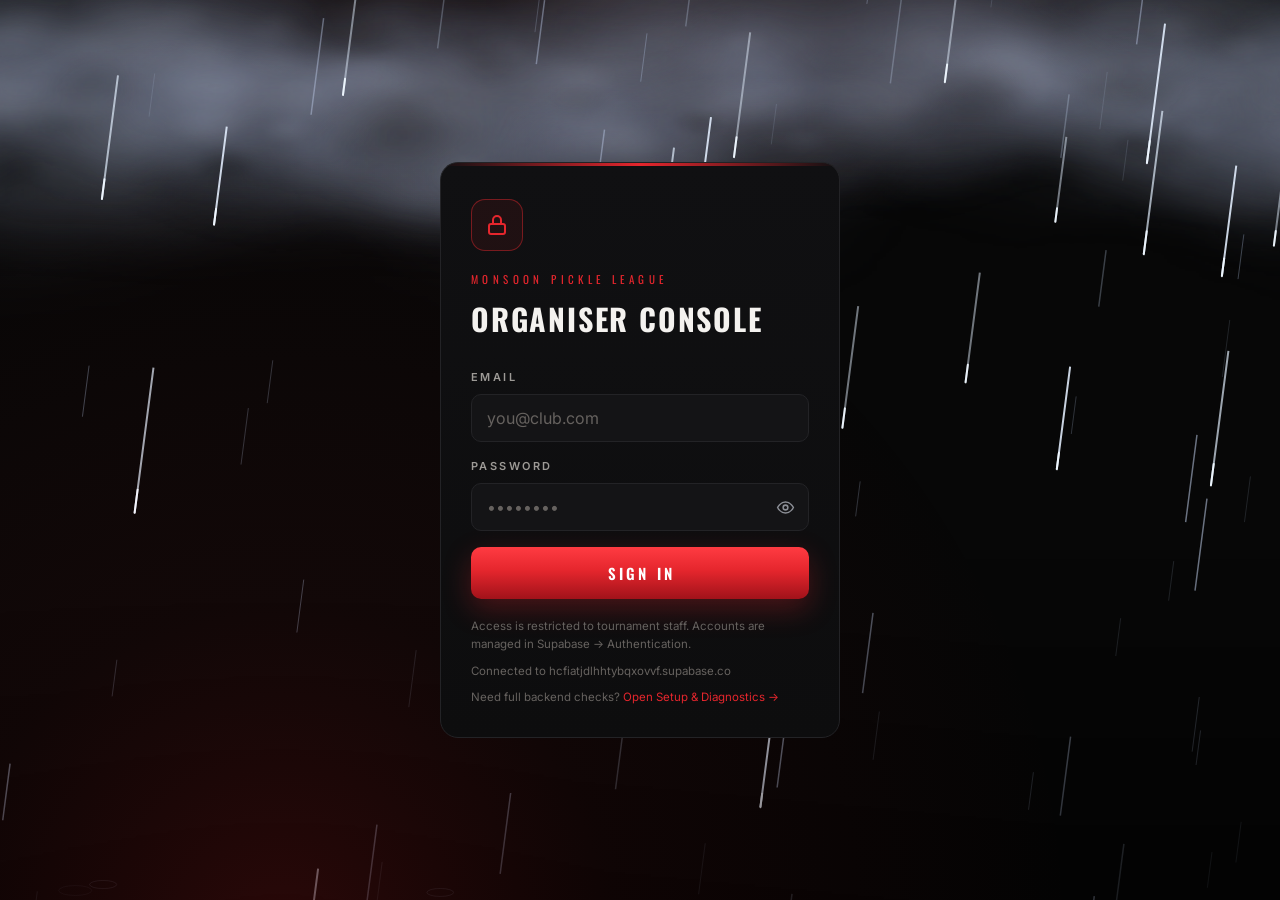
<file: admin/index.html>
<!DOCTYPE html>
<html lang="en">
<head>
  <meta charset="UTF-8" />
  <meta name="viewport" content="width=device-width, initial-scale=1.0, viewport-fit=cover" />
  <title>MPL Console — Monsoon Pickle League</title>
  <meta name="robots" content="noindex,nofollow" />
  <meta name="theme-color" content="#070707" />
  <link rel="icon" href="data:image/svg+xml,%3Csvg xmlns='http://www.w3.org/2000/svg' viewBox='0 0 100 100'%3E%3Crect x='8' y='8' width='84' height='84' rx='18' fill='%23e5262d'/%3E%3Cpath d='M30 52l14 14 26-30' stroke='%23070707' stroke-width='10' fill='none' stroke-linecap='round' stroke-linejoin='round'/%3E%3C/svg%3E" />
  <link rel="preconnect" href="https://fonts.googleapis.com" />
  <link rel="preconnect" href="https://fonts.gstatic.com" crossorigin />
  <link href="https://fonts.googleapis.com/css2?family=Oswald:wght@500;600;700&family=Inter:wght@400;500;600;700&family=Barlow+Condensed:wght@400;500;600;700&family=Barlow:wght@300;400;500;600&display=swap" rel="stylesheet" />
  <link rel="stylesheet" href="css/mn-card.css?v=202608230400" />
  <link rel="stylesheet" href="css/admin.css?v=202608230400" />
</head>
<body>


  <!-- ==================== LOGIN ==================== -->
  <div class="auth-wrap" id="authWrap">
    <form class="auth-card" id="loginForm" autocomplete="off">
      <div class="auth-badge" aria-hidden="true">
        <svg viewBox="0 0 24 24" fill="none" stroke="currentColor" stroke-width="2" stroke-linecap="round" stroke-linejoin="round"><rect x="4" y="11" width="16" height="10" rx="2"/><path d="M8 11V7a4 4 0 0 1 8 0v4"/></svg>
      </div>
      <p class="auth-kicker">Monsoon Pickle League</p>
      <h1 class="auth-title">Organiser Console</h1>

      <div class="field">
        <label for="adminEmail">Email</label>
        <input type="email" id="adminEmail" autocomplete="off" placeholder="you@club.com" required />
      </div>
      <div class="field">
        <label for="adminPass">Password</label>
        <input type="password" id="adminPass" autocomplete="new-password" placeholder="••••••••" required />
      </div>

      <div class="alert" id="authAlert" role="alert"></div>

      <button type="submit" class="btn-primary" id="btnLogin">
        <span class="spin" aria-hidden="true"></span><span class="btn-label">Sign In</span>
      </button>

      <button type="button" class="repair-toggle" id="btnRepairToggle" hidden>
        ⚡ First time here, or can't sign in? Set up my login →
      </button>

      <!-- Inline one-time account setup: creates + confirms the admin account
           using your Supabase secret key, then signs you straight in. -->
      <div class="repair-panel" id="repairPanel" hidden>
        <p class="repair-title">One-time login setup</p>
        <p class="repair-help">
          Paste your Supabase <b>secret key</b> (Project Settings → API keys →
          <code>service_role</code> or <code>sb_secret_…</code>). It's used in this
          tab only — never stored. This creates the account for the email &amp;
          password above (or resets them), confirms the email, and signs you in.
        </p>
        <div class="field">
          <label for="repairKey">Supabase secret key</label>
          <input type="password" id="repairKey" autocomplete="off" placeholder="service_role JWT or sb_secret_…" />
        </div>
        <div class="alert" id="repairAlert" role="alert"></div>
        <button type="button" class="btn-primary" id="btnRepairRun">
          <span class="spin" aria-hidden="true"></span><span class="btn-label">Create login &amp; sign in</span>
        </button>
      </div>

      <p class="auth-fine">Access is restricted to tournament staff. Accounts are managed in Supabase → Authentication.</p>
      <p class="auth-fine" id="authProject" style="margin-top:8px"></p>
      <p class="auth-fine" style="margin-top:8px">
        Need full backend checks? <a href="setup.html" style="color:var(--red); text-decoration:none">Open Setup &amp; Diagnostics →</a>
      </p>
    </form>
  </div>

  <!-- ==================== CONSOLE ==================== -->
  <div class="dash" id="dash" hidden>

    <header class="topbar">
      <div class="brand">
        <span class="brand-mark" aria-hidden="true"></span>
        <div>
          <p class="brand-league">Monsoon Pickle League</p>
          <p class="brand-sub">Organiser Console · <span id="brandSeason"></span></p>
        </div>
      </div>
      <div class="topbar-right">
        <span class="live-dot" id="liveDot" title="Realtime connection">
          <i></i><span id="liveLabel">connecting…</span>
        </span>
        <span class="whoami" id="whoami"></span>
        <button class="btn-mini ghost" id="btnLogout" type="button">Sign out</button>
      </div>
    </header>

    <nav class="tabs" role="tablist">
      <button class="tab on" data-tab="registrations" role="tab" aria-selected="true">Registrations</button>
      <button class="tab" data-tab="grid" role="tab" aria-selected="false">Full Table (Live)</button>
      <button class="tab" data-tab="teams" role="tab" aria-selected="false">Teams</button>
      <button class="tab" data-tab="tournament" role="tab" aria-selected="false">Tournament</button>
      <button class="tab" data-tab="sheets" role="tab" aria-selected="false">Team Sheets</button>
      <button class="tab" data-tab="scoreboard" role="tab" aria-selected="false">Scoreboard</button>
      <button class="tab" data-tab="pool" role="tab" aria-selected="false">Auction Pool</button>
      <button class="tab" data-tab="auction" role="tab" aria-selected="false">Auction</button>
      <button class="tab" data-tab="settings" role="tab" aria-selected="false">Event Controls</button>
    </nav>

    <!-- ---------- TAB: REGISTRATIONS ---------- -->
    <section class="tabpane" id="tab-registrations">

      <section class="stats" id="stats" aria-label="Registration statistics"></section>

      <section class="toolbar">
        <div class="filters">
          <input type="search" id="q" placeholder="Search name / phone / reg code…" />
          <select id="fPay">
            <option value="">All payments</option>
            <option>Online</option>
            <option>Cash</option>
          </select>
          <select id="fStatus"><option value="">All statuses</option></select>
        </div>
        <div class="toolbar-actions">
          <button class="btn-mini" id="btnRefresh" type="button">↻ Refresh</button>
          <button class="btn-mini" id="btnCsv" type="button">⬇ Download CSV</button>
          <button class="btn-primary sm" id="btnAdd" type="button">＋ Add Entry</button>
        </div>
      </section>

      <section class="table-wrap">
        <table class="regs">
          <thead>
            <tr>
              <th>Player</th>
              <th>Contact</th>
              <th>DUPR</th>
              <th>Jersey</th>
              <th>Payment</th>
              <th>Status</th>
              <th class="th-actions">Actions</th>
            </tr>
          </thead>
          <tbody id="regBody"></tbody>
        </table>
        <p class="empty" id="emptyMsg" hidden>No registrations match.</p>
      </section>
    </section>

    <!-- ---------- TAB: FULL TABLE (live editable spreadsheet) ---------- -->
    <section class="tabpane" id="tab-grid" hidden>
      <section class="toolbar">
        <div class="filters">
          <input type="search" id="gq" placeholder="Filter the sheet — name / phone / reg code / email…" />
        </div>
        <div class="toolbar-actions">
          <span class="grid-hint">Click any cell to edit · saves instantly · updates live</span>
          <button class="btn-mini" id="btnGridCsv" type="button">⬇ Download CSV</button>
          <button class="btn-primary sm" id="btnGridAdd" type="button">＋ Add Entry</button>
        </div>
      </section>

      <section class="grid-wrap">
        <table class="grid">
          <thead><tr id="gridHead"></tr></thead>
          <tbody id="gridBody"></tbody>
        </table>
        <p class="empty" id="gridEmpty" hidden>No registrations yet.</p>
      </section>

      <!-- used by the per-row photo upload buttons in the sheet -->
      <input type="file" id="gridPhotoInput" accept="image/*" hidden />
    </section>

    <!-- ---------- TAB: TEAMS ---------- -->
    <section class="tabpane" id="tab-teams" hidden>
      <section class="toolbar">
        <div class="filters">
          <input type="search" id="teamsQ" placeholder="Search a player or a team…" />
        </div>
        <div class="toolbar-actions">
          <span class="grid-hint" id="teamsHint">Live from the squad table — captains see the same list</span>
          <span class="grid-hint" id="teamsBalance"></span>
          <button class="btn-mini" id="btnTeamsEdit" type="button" aria-pressed="false">✎ Edit squads</button>
          <button class="btn-mini" id="btnTeamsCsv" type="button">⬇ Download CSV</button>
        </div>
      </section>

      <section class="stats" id="teamsStats" aria-label="Squad statistics"></section>

      <div class="squad-board" id="squadBoard"></div>
      <p class="empty" id="teamsEmpty" hidden>No squads yet — run <code>supabase/team-squads.sql</code>.</p>
    </section>

    <!-- ---------- TAB: TOURNAMENT ---------- -->
    <section class="tabpane" id="tab-tournament" hidden>
      <section class="toolbar">
        <div class="filters">
          <input type="search" id="tourQ" placeholder="Search a team…" />
          <select id="tourGroup">
            <option value="">All groups</option>
            <option value="A">Group A</option>
            <option value="B">Group B</option>
            <option value="C">Group C</option>
            <option value="D">Group D</option>
          </select>
        </div>
        <div class="toolbar-actions">
          <span class="grid-hint" id="tourWhen"></span>
          <button class="btn-mini" id="btnTourCsv" type="button">⬇ Download CSV</button>
        </div>
      </section>

      <section class="stats" id="tourStats" aria-label="Match day statistics"></section>

      <div id="tourFormat"></div>

      <h2 class="panel-title tour-h">Run of show</h2>
      <div class="run-wrap">
        <table class="run">
          <thead><tr id="runHead"></tr></thead>
          <tbody id="runBody"></tbody>
        </table>
      </div>
      <p class="empty" id="tourEmpty" hidden>No fixtures yet — run <code>supabase/tournament.sql</code>.</p>

      <h2 class="panel-title tour-h">Championship ladder</h2>
      <div id="tourLadder"></div>

      <h2 class="panel-title tour-h">The rules that decide it</h2>
      <div id="tourRules"></div>
    </section>

    <!-- ---------- TAB: TEAM SHEETS ---------- -->
    <section class="tabpane" id="tab-sheets" hidden>
      <section class="toolbar">
        <div class="filters">
          <input type="search" id="shQ" placeholder="Search a team…" />
          <select id="shGroup">
            <option value="">All ties</option>
            <option value="A">Group A</option>
            <option value="B">Group B</option>
            <option value="C">Group C</option>
            <option value="D">Group D</option>
            <option value="qf">Quarter-finals</option>
            <option value="sf">Semi-finals</option>
            <option value="final">The final</option>
          </select>
        </div>
        <div class="toolbar-actions">
          <span class="grid-hint" id="shHint">Open a 15-minute window and watch both line-ups land</span>
          <button class="btn-mini danger" id="btnResetSheets" type="button" title="Clear every team sheet in the tournament">↺ Reset all team sheets</button>
          <button class="btn-mini" id="btnShRefresh" type="button">↻ Refresh</button>
        </div>
      </section>

      <div class="alert" id="shAlert" role="alert"></div>

      <div class="md-layout">
        <aside class="md-rail">
          <p class="md-rail-h">Fixtures</p>
          <div class="md-list" id="shFixtures"></div>
          <p class="empty" id="shEmpty" hidden>No fixtures with both teams known yet.</p>
        </aside>
        <div class="md-main" id="shPanel"></div>
      </div>
    </section>

    <!-- ---------- TAB: SCOREBOARD ---------- -->
    <section class="tabpane" id="tab-scoreboard" hidden>
      <section class="toolbar">
        <div class="filters">
          <input type="search" id="sbQ" placeholder="Search a team…" />
          <select id="sbPhase">
            <option value="">All ties</option>
            <option value="group">Group stage</option>
            <option value="qf">Quarter-finals</option>
            <option value="sf">Semi-finals</option>
            <option value="final">The final</option>
          </select>
        </div>
        <div class="toolbar-actions">
          <span class="grid-hint" id="sbHint">Every score you save rebuilds the table instantly</span>
          <button class="btn-mini" id="btnSbStandCsv" type="button">⬇ Standings CSV</button>
          <button class="btn-mini" id="btnSbResCsv" type="button">⬇ Results CSV</button>
          <button class="btn-mini danger" id="btnResetScores" type="button" title="Clear every score in the tournament">↺ Reset scoreboard</button>
        </div>
      </section>

      <div class="alert" id="sbAlert" role="alert"></div>

      <h2 class="panel-title tour-h">The league table</h2>
      <div class="std-grid" id="sbStandings"></div>
      <p class="empty" id="sbStandEmpty" hidden>No standings yet — the table appears as soon as the first score is saved.</p>
      <div id="sbLegend"></div>

      <h2 class="panel-title tour-h">Score a tie</h2>
      <div class="md-layout">
        <aside class="md-rail">
          <p class="md-rail-h">All 31 ties</p>
          <div class="md-list" id="sbFixtures"></div>
          <p class="empty" id="sbEmpty" hidden>No fixtures yet — run <code>supabase/tournament.sql</code>.</p>
        </aside>
        <div class="md-main" id="sbPanel"></div>
      </div>

      <h2 class="panel-title tour-h">How every point was earned</h2>
      <p class="ledger-intro">
        Each line is one match and the arithmetic behind it. A team's total here is
        added up independently of the league table above — if the two ever differ the
        console says so, loudly. Pick a team to see its working.
      </p>
      <section class="toolbar">
        <div class="filters">
          <select id="ledTeam"><option value="">Every team</option></select>
        </div>
        <div class="toolbar-actions">
          <span class="grid-hint" id="ledCheck"></span>
          <button class="btn-mini" id="btnLedCsv" type="button">⬇ Ledger CSV</button>
        </div>
      </section>
      <div id="sbLedger"></div>
      <p class="empty" id="ledEmpty" hidden>Nothing to show yet — the working appears with the first score.</p>

      <h2 class="panel-title tour-h">Score history</h2>
      <p class="ledger-intro">
        Every score typed, corrected or removed, newest first — who did it and what
        changed. Nothing on this page can be altered without leaving a line here.
      </p>
      <div class="table-wrap audit-wrap">
        <table class="audit">
          <thead><tr><th>When</th><th>What</th><th>Tie</th><th>Match</th><th>Change</th><th>By</th></tr></thead>
          <tbody id="sbAudit"></tbody>
        </table>
        <p class="empty" id="auditEmpty" hidden>No score has been entered yet.</p>
      </div>
    </section>

    <!-- ---------- TAB: AUCTION POOL ---------- -->
    <section class="tabpane" id="tab-pool" hidden>
      <section class="toolbar">
        <input type="search" id="poolQ" class="search" placeholder="Search by Player ID or name…" />
        <div class="toolbar-right">
          <span class="hint" id="poolHint">Click any cell to edit · saves instantly</span>
          <select id="poolCatFilter" class="mini-select">
            <option value="">All categories</option>
            <option value="A">A · Advance</option>
            <option value="B">B · Intermediate</option>
            <option value="C">C · Beginner</option>
          </select>
          <button class="btn-ghost" id="btnPoolAutolink" type="button" title="Give a Player Key to every pool player whose name matches a registration exactly">🔗 Auto-link by name</button>
          <button class="btn-ghost" id="btnPoolCsv" type="button">⬇ Download CSV</button>
          <button class="btn-primary" id="btnPoolAdd" type="button">+ Add player</button>
        </div>
      </section>

      <section class="stats" id="poolStats" aria-label="Pool statistics"></section>

      <!-- near-miss name matches the organiser can accept one by one -->
      <section class="suggest" id="poolSuggest" hidden>
        <div class="suggest-head">
          <h2 class="panel-title">Suggested links <span class="count" id="poolSuggestCount">0</span></h2>
          <p class="panel-sub">
            These pool players almost match a registration — usually a spelling difference.
            Linking one gives that player their photo, sex and DUPR. Check each before accepting.
          </p>
        </div>
        <div class="suggest-list" id="poolSuggestList"></div>
      </section>

      <section class="grid-wrap">
        <table class="grid">
          <thead><tr id="poolHead"></tr></thead>
          <tbody id="poolBody"></tbody>
        </table>
        <p class="empty" id="poolEmpty" hidden>The auction pool is empty.</p>
      </section>

      <!-- hidden input used by the per-row "upload photo" button -->
      <input type="file" id="poolPhotoInput" accept="image/*" hidden />
    </section>

    <!-- ---------- TAB: AUCTION ---------- -->
    <section class="tabpane" id="tab-auction" hidden>

      <!-- not-installed notice -->
      <div class="auc-missing" id="aucMissing" hidden>
        <b>Auction tables aren't installed yet.</b>
        <span>
          One-time setup: copy the SQL below, paste it into
          <b>Supabase → SQL Editor → Run</b>, then reload this page. It creates the
          auction tables and all 16 captain logins — the passwords appear here
          afterwards under <b>Team Logins</b>.
        </span>
        <div class="auc-missing-actions">
          <button class="btn-primary sm" id="btnCopyInstall" type="button">⧉ Copy setup SQL</button>
          <a class="btn-mini" id="lnkInstall" href="auction-install.sql" download="mpl-auction-install.sql">⬇ Download .sql</a>
          <a class="btn-mini ghost" id="lnkSqlEditor" href="#" target="_blank" rel="noopener">Open Supabase SQL Editor ↗</a>
        </div>
        <textarea id="installSql" class="install-sql" readonly hidden></textarea>
      </div>

      <div id="aucBody" hidden>

        <!-- ===== the screen the room watches ===== -->
        <section class="auc-stage" id="aucStage">

          <button class="mn-fs" id="btnAucFull" type="button"
                  title="Show this on the projector (F)" aria-label="Toggle full screen">
            <svg viewBox="0 0 24 24" fill="none" stroke="currentColor" stroke-width="2"
                 stroke-linecap="round" stroke-linejoin="round" aria-hidden="true">
              <path class="mn-fs-in" d="M8 3H5a2 2 0 0 0-2 2v3M16 3h3a2 2 0 0 1 2 2v3M8 21H5a2 2 0 0 1-2-2v-3M16 21h3a2 2 0 0 0 2-2v-3"/>
              <path class="mn-fs-out" d="M3 8h3a2 2 0 0 0 2-2V3M21 8h-3a2 2 0 0 1-2-2V3M3 16h3a2 2 0 0 1 2 2v3M21 16h-3a2 2 0 0 0-2 2v3"/>
            </svg>
            <span class="mn-fs-label">Full screen</span>
          </button>

          <div class="auc-stage-main">

            <div class="mplc-wrap" id="aucCard" hidden></div>

            <p class="auc-emptystage" id="aucEmptyStage">
              Enter a Player Key to put that player on screen.
            </p>
          </div>

          <div class="auc-stage-side">
            <div class="field">
              <label for="aucKey">Player Key</label>
              <div class="auc-key-row">
                <input type="search" id="aucKey" placeholder="e.g. 16" autocomplete="off"
                       spellcheck="false" autocapitalize="characters" />
                <button class="btn-mini" id="btnAucCall" type="button">Show</button>
              </div>
              <p class="auc-callhint" id="aucKeyHint" role="status"></p>
            </div>

            <div class="field">
              <label for="aucSellTeam">Sell to</label>
              <select id="aucSellTeam"></select>
            </div>
            <div class="field">
              <label for="aucSellPrice">Final price</label>
              <input type="number" id="aucSellPrice" min="0" step="100" placeholder="base price" />
            </div>
            <button class="btn-primary sm" id="btnAucSell" type="button">
              <span class="spin" aria-hidden="true"></span><span class="btn-label">✓ Sell Player</span>
            </button>
            <div class="auc-side-actions">
              <button class="btn-mini" id="btnAucUnsold" type="button">Mark unsold</button>
              <button class="btn-mini ghost" id="btnAucClear" type="button">Clear</button>
            </div>
          </div>
        </section>

        <!-- ===== one table: the whole pool, sold and unsold ===== -->
        <div class="panel">
          <h2 class="panel-title">Players <span class="count" id="aucListCount">0</span></h2>
          <div class="auc-list-bar">
            <input type="search" id="aucListQ" placeholder="Search by Player Key or name…" />
            <select id="aucListStatus">
              <option value="">All players</option>
              <option value="pool">Not yet auctioned</option>
              <option value="sold">Sold</option>
              <option value="unsold">Unsold</option>
            </select>
            <select id="aucListCat">
              <option value="">All categories</option>
              <option value="A">A · Advance</option>
              <option value="B">B · Intermediate</option>
              <option value="C">C · Beginner</option>
            </select>
            <select id="aucListTeam"><option value="">All teams</option></select>
          </div>
          <div class="auc-list-tally" id="aucListTally"></div>
          <div class="auc-list-wrap">
            <table class="auc-list">
              <thead>
                <tr>
                  <th>Key</th><th>Player</th><th>Cat</th><th class="num">Base</th>
                  <th>Status</th><th>Team</th><th class="num">Price</th><th class="th-actions">·</th>
                </tr>
              </thead>
              <tbody id="aucListBody"></tbody>
            </table>
            <p class="empty" id="aucListEmpty" hidden>No players match.</p>
          </div>
        </div>

        <!-- teams · wallets · squads -->
        <div class="panel">
          <h2 class="panel-title">Teams · Wallets · Squads <span class="count" id="aucTeamCount">16</span></h2>
          <p class="panel-sub">
            Every wallet updates automatically on each sale. Adjust a purse, top up funds,
            or release a player back to the pool (which refunds the team) — all live.
          </p>
          <div class="auc-team-bar">
            <input type="search" id="aucTeamQ" placeholder="Find a team or captain…" />
            <button class="btn-mini" id="btnAucExpandAll" type="button">Expand all squads</button>
          </div>
          <div class="team-cards" id="aucTeamCards"></div>
        </div>

        <!-- team logins: check & reset -->
        <div class="panel">
          <h2 class="panel-title">Team Logins <span class="count" id="aucLoginCount">0</span></h2>
          <p class="panel-sub">
            Check every captain's credentials and reset any password. Passwords are
            stored in a staff-only table — captains and the public can never read them.
          </p>

          <div class="login-key-row">
            <div class="field" style="margin:0; flex:1; min-width:220px">
              <label for="aucLoginKey">Supabase secret key <span class="hint">(needed to create or reset accounts · used in this tab only)</span></label>
              <input type="password" id="aucLoginKey" autocomplete="off" placeholder="service_role JWT or sb_secret_…" />
            </div>
          </div>

          <div class="login-actions">
            <button class="btn-primary sm" id="btnLoginCheck" type="button">
              <span class="spin" aria-hidden="true"></span><span class="btn-label">⟳ Check all logins</span>
            </button>
            <button class="btn-mini" id="btnLoginApplyAll" type="button">Create / reset all 16</button>
            <button class="btn-mini" id="btnLoginRandom" type="button">🎲 Generate new passwords</button>
            <button class="btn-mini" id="btnLoginReveal" type="button">👁 Show passwords</button>
            <button class="btn-mini" id="btnLoginCopy" type="button">⧉ Copy list</button>
            <button class="btn-mini" id="btnLoginCsv" type="button">⬇ CSV</button>
          </div>

          <div class="alert" id="aucLoginAlert" role="alert"></div>

          <div class="table-wrap">
            <table class="regs login-table">
              <thead>
                <tr><th>Username</th><th>Password</th><th>Account</th><th class="th-actions">Reset</th></tr>
              </thead>
              <tbody id="aucLoginBody"></tbody>
            </table>
          </div>
        </div>

        <div class="panel danger">
          <h2 class="panel-title">Auction Danger Zone</h2>
          <p class="panel-sub">Resets every purse to full and returns all players to the pool.</p>
          <div class="panel-actions">
            <button class="btn-mini danger" id="btnAucReset" type="button">Reset entire auction</button>
          </div>
        </div>
      </div>
    </section>

    <!-- ---------- TAB: EVENT CONTROLS ---------- -->
    <section class="tabpane" id="tab-settings" hidden>
      <div class="settings-grid">

        <div class="panel">
          <h2 class="panel-title">Registration Window</h2>
          <p class="panel-sub">Instantly open or close the public registration form.</p>
          <label class="switch-row">
            <span class="switch">
              <input type="checkbox" id="setOpen" />
              <i></i>
            </span>
            <span class="switch-label" id="setOpenLabel">Registrations are open</span>
          </label>
          <div class="field" style="margin-top:18px">
            <label for="setBanner">Announcement banner <span class="hint">(shown on the form; leave empty to hide)</span></label>
            <input type="text" id="setBanner" maxlength="140" placeholder="e.g. Only 8 doubles slots left!" />
          </div>
          <button class="btn-primary sm" id="btnSaveSettings" type="button" style="margin-top:6px">
            <span class="spin" aria-hidden="true"></span><span class="btn-label">Save Controls</span>
          </button>
        </div>

        <div class="panel">
          <h2 class="panel-title">Database</h2>
          <p class="panel-sub">Everything below acts directly on your Supabase project.</p>
          <ul class="db-facts" id="dbFacts"></ul>
          <div class="panel-actions">
            <button class="btn-mini" id="btnCsvAll" type="button">⬇ Export full CSV backup</button>
          </div>
        </div>

        <div class="panel danger">
          <h2 class="panel-title">Danger Zone</h2>
          <p class="panel-sub">Bulk actions are permanent. A confirmation is required.</p>
          <div class="panel-actions">
            <button class="btn-mini danger" id="btnPurgeRejected" type="button">Delete all rejected entries</button>
          </div>
        </div>

      </div>
    </section>
  </div>

  <!-- ==================== ENTRY EDITOR MODAL ==================== -->
  <div class="modal-veil" id="modalVeil" hidden>
    <form class="modal" id="entryForm" role="dialog" aria-modal="true" aria-labelledby="modalTitle">
      <header class="modal-head">
        <h2 id="modalTitle">Add Entry</h2>
        <button type="button" class="modal-x" id="btnModalClose" aria-label="Close">✕</button>
      </header>

      <div class="modal-body">
        <div class="mgrid">
          <div class="field span2">
            <label for="mName">Player's Name *</label>
            <input type="text" id="mName" required />
          </div>
          <div class="field">
            <label for="mPhone">Phone *</label>
            <input type="tel" id="mPhone" required />
          </div>
          <div class="field">
            <label for="mEmail">Email</label>
            <input type="email" id="mEmail" />
          </div>
          <div class="field">
            <label for="mGender">Gender *</label>
            <select id="mGender" required>
              <option>Male</option><option>Female</option><option>Other</option>
            </select>
          </div>
          <div class="field">
            <label for="mDupr">DUPR</label>
            <input type="number" id="mDupr" step="0.001" min="0" max="8" placeholder="unrated" />
          </div>
          <div class="field">
            <label for="mSize">Jersey Size *</label>
            <select id="mSize" required></select>
          </div>
          <div class="field">
            <label for="mJName">Name on Jersey *</label>
            <input type="text" id="mJName" maxlength="12" required />
          </div>
          <div class="field">
            <label for="mPay">Payment *</label>
            <select id="mPay"><option>Online</option><option>Cash</option></select>
          </div>
          <div class="field">
            <label for="mStatus">Status *</label>
            <select id="mStatus"></select>
          </div>

          <div class="field span2 img-fields">
            <div>
              <label for="mProfileFile">Profile picture</label>
              <div class="img-edit">
                <img id="mProfileThumb" alt="" hidden />
                <input type="file" id="mProfileFile" accept="image/*" />
              </div>
            </div>
            <div>
              <label for="mShotFile">Payment screenshot</label>
              <div class="img-edit">
                <img id="mShotThumb" alt="" hidden />
                <input type="file" id="mShotFile" accept="image/*" />
              </div>
            </div>
          </div>
        </div>

        <div class="alert" id="modalAlert" role="alert"></div>
      </div>

      <footer class="modal-foot">
        <button type="button" class="btn-mini ghost" id="btnModalCancel">Cancel</button>
        <button type="submit" class="btn-primary sm" id="btnModalSave">
          <span class="spin" aria-hidden="true"></span><span class="btn-label">Save Entry</span>
        </button>
      </footer>
    </form>
  </div>

  <!-- ==================== CONFIRM DIALOG ==================== -->
  <div class="modal-veil" id="confirmVeil" hidden>
    <div class="modal confirm" role="alertdialog" aria-modal="true" aria-labelledby="confirmMsg">
      <p id="confirmMsg" class="confirm-msg"></p>
      <div class="modal-foot">
        <button type="button" class="btn-mini ghost" id="btnConfirmNo">Cancel</button>
        <button type="button" class="btn-mini danger" id="btnConfirmYes">Delete</button>
      </div>
    </div>
  </div>

  <!-- ==================== LIGHTBOX / TOASTS ==================== -->
  <div class="lightbox" id="lightbox" hidden><img alt="Attachment preview" id="lightboxImg" /></div>
  <div class="toasts" id="toasts" aria-live="polite"></div>

  <script src="js/mpl-format.js?v=202608230400"></script>
  <script src="js/mpl-standings.js?v=202608230400"></script>
  <script src="js/mn-sky.js?v=202608230400"></script>
  <script src="js/mn-card.js?v=202608230400"></script>
  <script src="js/mn-pw.js?v=202608230400"></script>
  <script src="js/mn-sold.js?v=202608230400"></script>
  <script src="js/vendor/supabase.js" defer></script>
  <script src="js/config.js?v=202608230400"></script>
  <script src="js/admin.js?v=202608230400" defer></script>
</body>
</html>
</file>
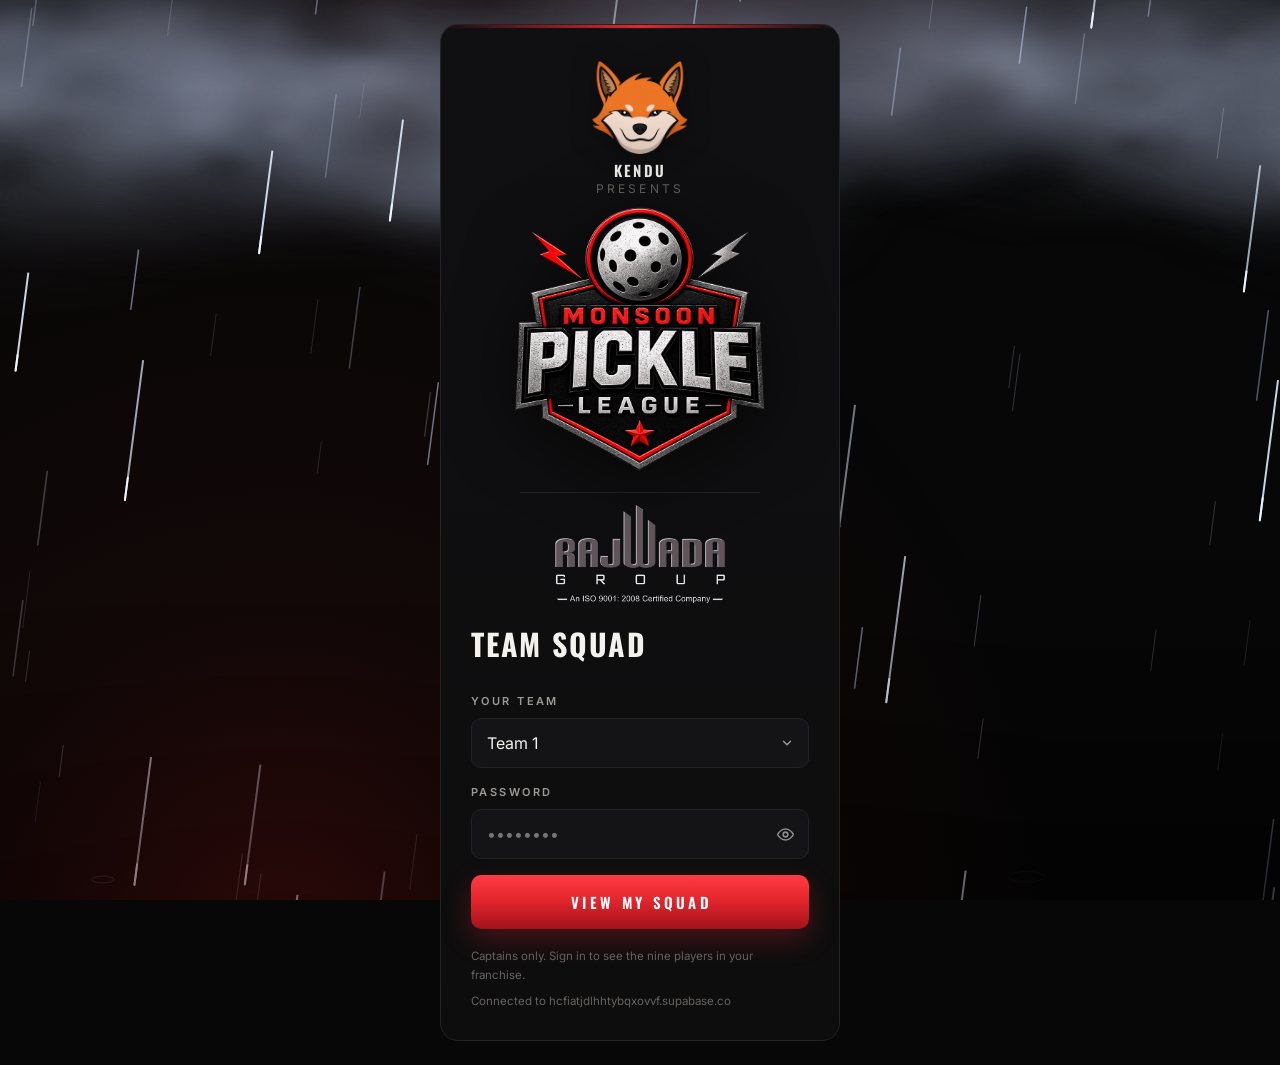
<file: auction/index.html>
<!DOCTYPE html>
<html lang="en">
<head>
  <meta charset="UTF-8" />
  <meta name="viewport" content="width=device-width, initial-scale=1.0, viewport-fit=cover" />
  <title>MPL Auction — Team Captain</title>
  <meta name="robots" content="noindex,nofollow" />
  <meta name="theme-color" content="#070707" />
  <link rel="icon" href="data:image/svg+xml,%3Csvg xmlns='http://www.w3.org/2000/svg' viewBox='0 0 100 100'%3E%3Crect x='8' y='8' width='84' height='84' rx='18' fill='%23e5262d'/%3E%3Cpath d='M28 62h44M34 62V40M50 62V32M66 62V46' stroke='%23070707' stroke-width='8' stroke-linecap='round'/%3E%3C/svg%3E" />
  <link rel="preconnect" href="https://fonts.googleapis.com" />
  <link rel="preconnect" href="https://fonts.gstatic.com" crossorigin />
  <link href="https://fonts.googleapis.com/css2?family=Oswald:wght@400;500;600;700&family=Inter:wght@400;500;600;700&family=Barlow+Condensed:wght@400;500;600;700&family=Barlow:wght@300;400;500;600&display=swap" rel="stylesheet" />
  <link rel="stylesheet" href="css/mn-card.css?v=202608230400" />
  <link rel="stylesheet" href="css/auction.css?v=202608230400" />
</head>
<body>


  <!-- ==================== LOGIN ==================== -->
  <div class="auth-wrap" id="authWrap">
    <form class="auth-card" id="loginForm" autocomplete="off">
      <!-- Same presenting lockup as the open board. Each logo falls back
           to type on its own onerror, so a missing file never leaves a
           broken icon on the sign-in screen. -->
      <div class="lockup lockup-auth">
        <div class="lk-presents">
          <img class="lk-fox" src="assets/logo-kendu.png" alt="Kendu"
               width="72" height="72" decoding="async"
               onerror="this.closest('.lk-presents').classList.add('no-img')" />
          <p class="lk-presents-txt"><b>Kendu</b><span>presents</span></p>
        </div>
        <div class="lk-main">
          <img class="lk-mpl" src="assets/logo-mpl.png" alt="Monsoon Pickle League"
               width="700" height="741" fetchpriority="high" decoding="async"
               onerror="this.closest('.lk-main').classList.add('no-img')" />
          <div class="lk-fallback" aria-hidden="true">
            <p class="auth-kicker">Monsoon Pickle League</p>
          </div>
        </div>
        <div class="lk-partner">
          <img class="lk-rajwada" src="assets/logo-rajwada.png" alt="Rajwada Group"
               width="300" height="210" loading="lazy" decoding="async"
               onerror="this.closest('.lk-partner').classList.add('no-img')" />
          <p class="lk-partner-txt">Rajwada Group</p>
        </div>
      </div>
      <h1 class="auth-title">Team Auction</h1>

      <div class="field">
        <label for="teamPick">Your Team</label>
        <select id="teamPick" required></select>
      </div>
      <div class="field">
        <label for="teamPass">Password</label>
        <input type="password" id="teamPass" autocomplete="new-password" placeholder="••••••••" required />
      </div>

      <div class="alert" id="authAlert" role="alert"></div>

      <button type="submit" class="btn-primary" id="btnLogin">
        <span class="spin" aria-hidden="true"></span><span class="btn-label">Enter the Auction</span>
      </button>
      <p class="auth-fine">Captains only. Your purse and squad are tracked live — every purchase is deducted automatically.</p>
      <p class="auth-fine" id="authProject" style="margin-top:8px"></p>
    </form>
  </div>

  <!-- ==================== TEAM DASHBOARD ==================== -->
  <div class="app" id="app" hidden>

    <header class="topbar">
      <div class="brand">
        <div>
          <p class="brand-team" id="brandTeam">Team</p>
          <p class="brand-sub">Auction Room · <span id="brandSeason"></span></p>
        </div>
      </div>
      <div class="topbar-right">
        <span class="live-dot" id="liveDot"><i></i><span id="liveLabel">connecting…</span></span>
        <button class="btn-mini ghost" id="btnLogout" type="button">Sign out</button>
      </div>
    </header>

    <!-- wallet strip -->
    <section class="wallet" aria-label="Team purse">
      <div class="w-card big">
        <p class="w-label">Purse Remaining</p>
        <p class="w-value" id="wLeft">—</p>
        <div class="w-bar"><i id="wBar"></i></div>
      </div>
      <div class="w-card">
        <p class="w-label">Spent</p>
        <p class="w-value sm" id="wSpent">—</p>
      </div>
      <div class="w-card">
        <p class="w-label">Squad</p>
        <p class="w-value sm" id="wSquad">—</p>
      </div>
      <div class="w-card w-maxes">
        <p class="w-label" id="wMaxBidLabel">Max Bid</p>
        <div class="maxrow">
          <div class="maxcell" id="wMaxA"><b>A</b><span>—</span></div>
          <div class="maxcell" id="wMaxB"><b>B</b><span>—</span></div>
          <div class="maxcell" id="wMaxC"><b>C</b><span>—</span></div>
        </div>
        <p class="w-note" id="wMaxBidNote"></p>
      </div>
    </section>

    <!-- live block -->
    <section class="stage" id="stage">

      <button class="mn-fs" id="btnFull" type="button" title="Full screen (F)" aria-label="Toggle full screen">
        <svg viewBox="0 0 24 24" fill="none" stroke="currentColor" stroke-width="2"
             stroke-linecap="round" stroke-linejoin="round" aria-hidden="true">
          <path class="mn-fs-in" d="M8 3H5a2 2 0 0 0-2 2v3M16 3h3a2 2 0 0 1 2 2v3M8 21H5a2 2 0 0 1-2-2v-3M16 21h3a2 2 0 0 0 2-2v-3"/>
          <path class="mn-fs-out" d="M3 8h3a2 2 0 0 0 2-2V3M21 8h-3a2 2 0 0 1-2-2V3M3 16h3a2 2 0 0 1 2 2v3M21 16h-3a2 2 0 0 0-2 2v3"/>
        </svg>
        <span class="mn-fs-label">Full screen</span>
      </button>

      <!-- who is holding this phone -->
      <div class="welcome" id="welcome" hidden>
        <p class="welcome-hi">Welcome, <b id="welcomeWho">Captain</b></p>
        <p class="welcome-team" id="welcomeTeam">Team</p>
      </div>

      <div class="stage-idle" id="stageIdle">
        <span class="pulse-ring" aria-hidden="true"></span>
        <p class="idle-title">Waiting for the next player</p>
        <p class="idle-sub">The auctioneer will put someone on the block shortly. Keep this page open — it updates live.</p>
      </div>

      <div class="stage-live" id="stageLive" hidden>
        <p class="stage-tag">On the block</p>

        <div class="mplc-wrap" id="lotCard"></div>

        <p class="bid-msg" id="bidMsg"></p>

        <div class="ticker" id="ticker" aria-label="Recent bids"></div>
      </div>
    </section>

    <!-- ===== CAPTAIN VIEW (shown when the auction is closed to captains) ===== -->
    <nav class="cap-tabs" id="capTabs" role="tablist" hidden>
      <button class="cap-tab on" data-cap="squad" type="button" role="tab" aria-selected="true">My Squad</button>
      <button class="cap-tab" data-cap="sheet" type="button" role="tab" aria-selected="false">Team Sheet</button>
      <button class="cap-tab" data-cap="matches" type="button" role="tab" aria-selected="false">My Matches</button>
      <button class="cap-tab" data-cap="rules" type="button" role="tab" aria-selected="false">Format &amp; Rules</button>
    </nav>

    <!-- ----- team sheet ----- -->
    <section class="cappane" id="capSheet" hidden>
      <header class="mday">
        <p class="mday-kicker">Before every tie</p>
        <h2 class="mday-title">Team Sheet</h2>
        <p class="mday-sub">Name all nine players and declare your trump before the clock runs out.</p>
      </header>
      <div id="sheetCards"></div>
      <p class="roster-note" id="sheetNote"></p>
    </section>

    <!-- ----- my matches ----- -->
    <section class="cappane" id="capMatches" hidden>
      <header class="mday">
        <p class="mday-kicker">Match Day</p>
        <h2 class="mday-title" id="mdayWhen">Sunday 23 August 2026</h2>
        <p class="mday-sub" id="mdayWhere"></p>
        <p class="mday-report" id="mdayReport"></p>
      </header>
      <div class="fixtures" id="fixtures"></div>
      <p class="roster-note" id="fixNote"></p>
      <h3 class="cap-h">Championship ladder</h3>
      <div id="capLadder"></div>
    </section>

    <!-- ----- format & rules ----- -->
    <section class="cappane" id="capRules" hidden>
      <div id="capFormat"></div>
      <div id="capRuleBlocks"></div>
    </section>

    <!-- ----- final squad ----- -->
    <section class="roster cappane" id="roster" hidden>
      <header class="roster-head">
        <p class="roster-kicker" id="rosterGroup">The Franchises</p>
        <h2 class="roster-team" id="rosterTeam">Team</h2>
        <p class="roster-cap" id="rosterCap"></p>
      </header>
      <ol class="roster-list" id="rosterList"></ol>
      <footer class="roster-legend">
        <span><i class="rl-cat c-A">A</i> Category A</span>
        <span><i class="rl-cat c-B">B</i> Category B</span>
        <span><i class="rl-cat c-C">C</i> Category C</span>
        <span><i class="rl-ret">R</i> Retained player</span>
      </footer>
      <p class="roster-note" id="rosterNote"></p>
    </section>

    <!-- squad + league -->
    <section class="cols">
      <div class="panel">
        <h2 class="panel-title">My Squad <span class="count" id="squadCount">0</span></h2>
        <div class="squad-quota" id="squadQuota"></div>
        <div class="squad" id="squad"></div>
      </div>

      <div class="panel">
        <h2 class="panel-title">League Purses</h2>
        <p class="panel-sub">Tap a team to see the squad they have bought and what they paid.</p>
        <div class="table-wrap teams-scroll">
          <table class="teams">
            <thead><tr><th>Team</th><th>Squad</th><th class="num">Remaining</th></tr></thead>
            <tbody id="teamsBody"></tbody>
          </table>
        </div>
      </div>
    </section>
  </div>

  <div class="toasts" id="toasts" aria-live="polite"></div>

  <script src="js/mpl-format.js?v=202608230400"></script>
  <script src="js/mn-sky.js?v=202608230400"></script>
  <script src="js/mn-card.js?v=202608230400"></script>
  <script src="js/mn-pw.js?v=202608230400"></script>
  <script src="js/mn-sold.js?v=202608230400"></script>
  <script src="js/vendor/supabase.js" defer></script>
  <script src="js/config.js?v=202608230400"></script>
  <script src="js/auction.js?v=202608230400" defer></script>
</body>
</html>
</file>
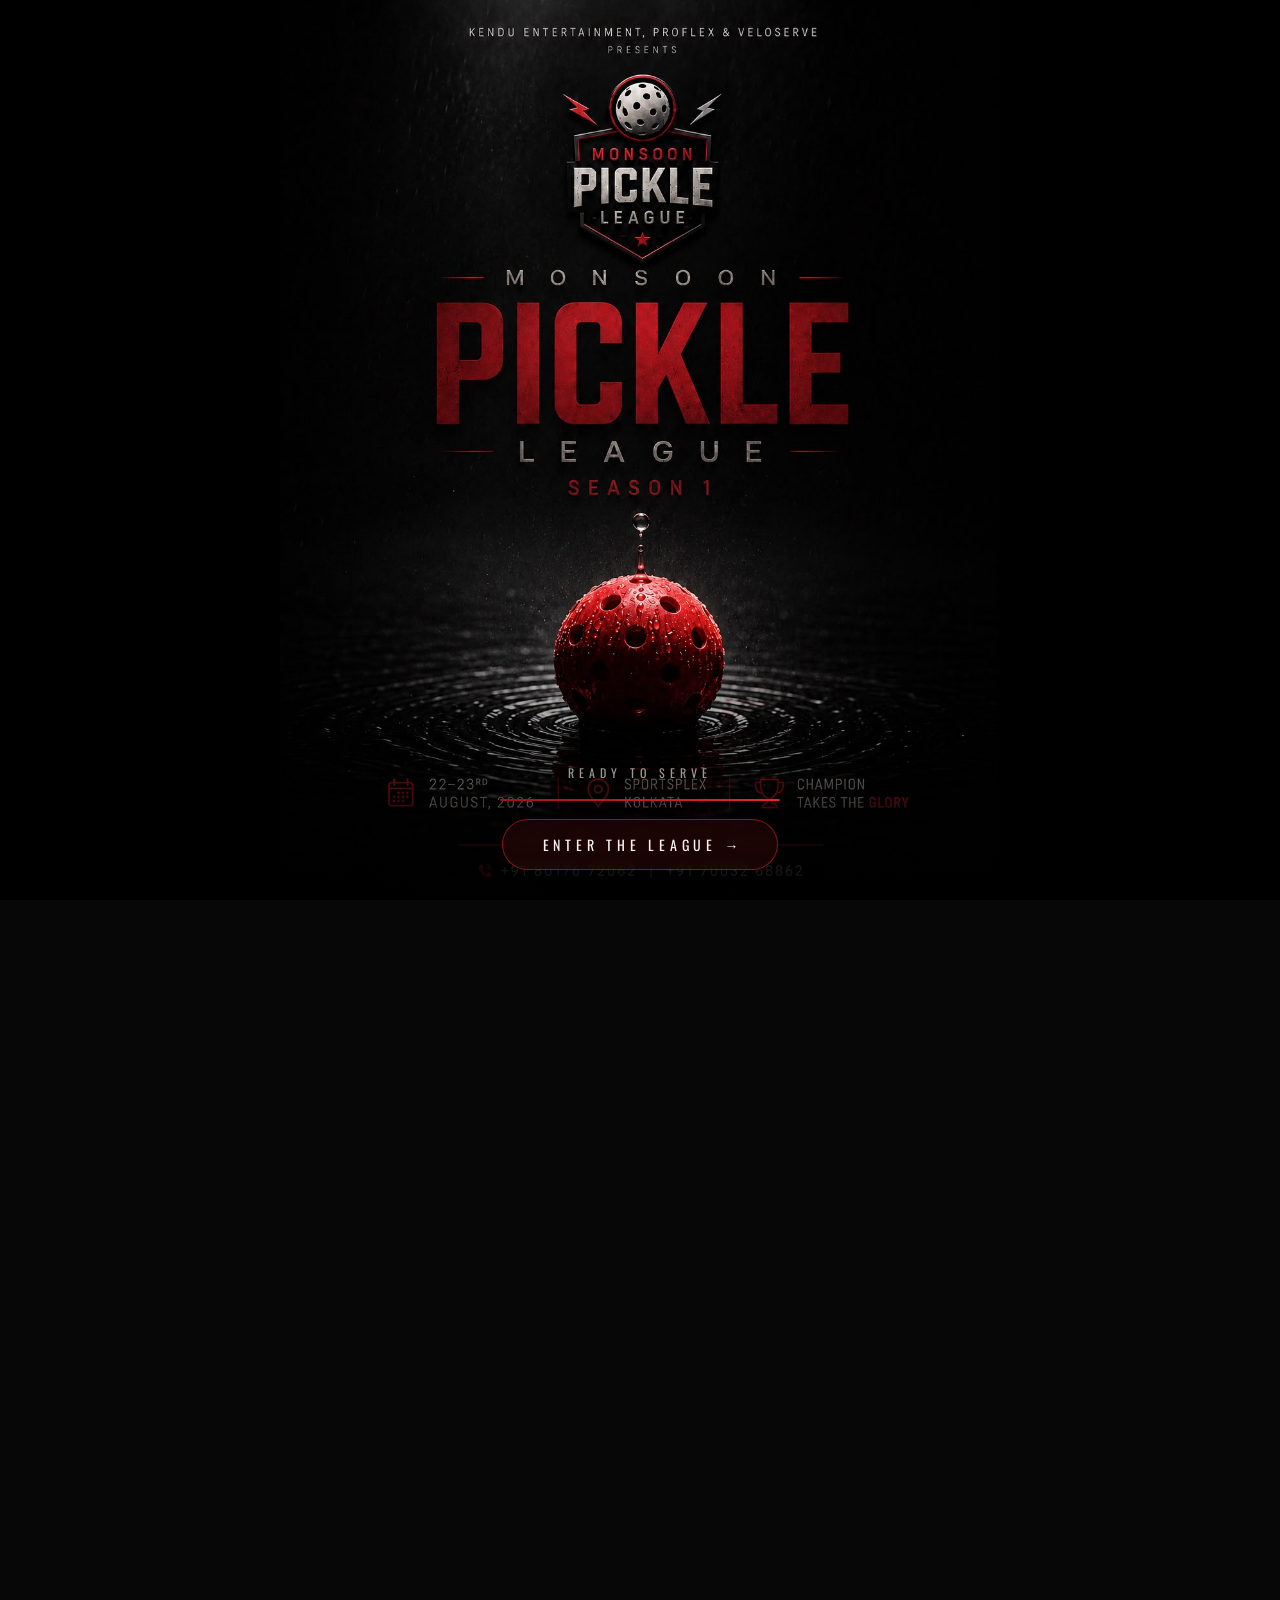
<file: site/index.html>
<!DOCTYPE html>
<html lang="en">
<head>
  <meta charset="UTF-8" />
  <meta name="viewport" content="width=device-width, initial-scale=1.0, viewport-fit=cover" />
  <title>Monsoon Pickle League — Season 1 · Register</title>
  <meta name="description" content="Register for Monsoon Pickle League Season 1 — 22–23 August 2026, Sportsplex Kolkata. Champion takes the glory." />
  <meta name="theme-color" content="#070707" />
  <meta property="og:title" content="Monsoon Pickle League — Season 1" />
  <meta property="og:description" content="22–23 August 2026 · Sportsplex, Kolkata · Champion takes the glory. Lock in your spot." />
  <meta property="og:image" content="https://monsoonpickleleague.vercel.app/assets/poster.jpg" />
  <link rel="icon" href="data:image/svg+xml,%3Csvg xmlns='http://www.w3.org/2000/svg' viewBox='0 0 100 100'%3E%3Ccircle cx='50' cy='50' r='44' fill='%23e5262d'/%3E%3Ccircle cx='35' cy='38' r='6' fill='%23070707'/%3E%3Ccircle cx='60' cy='30' r='6' fill='%23070707'/%3E%3Ccircle cx='70' cy='55' r='6' fill='%23070707'/%3E%3Ccircle cx='48' cy='62' r='6' fill='%23070707'/%3E%3Ccircle cx='30' cy='64' r='6' fill='%23070707'/%3E%3C/svg%3E" />

  <link rel="preconnect" href="https://fonts.googleapis.com" />
  <link rel="preconnect" href="https://fonts.gstatic.com" crossorigin />
  <link href="https://fonts.googleapis.com/css2?family=Oswald:wght@400;500;600;700&family=Inter:wght@400;500;600;700&display=swap" rel="stylesheet" />

  <link rel="preload" as="image" href="assets/poster.jpg" />
  <link rel="stylesheet" href="css/style.css?v=202608221100" />
</head>
<body>

  <!-- ambient rain -->
  <canvas id="rain" aria-hidden="true"></canvas>

  <!-- reusable pickleball glyph (ball with holes) -->
  <svg width="0" height="0" class="svg-sprite" aria-hidden="true" focusable="false">
    <symbol id="pball" viewBox="0 0 100 100">
      <circle cx="50" cy="50" r="45" fill="none" stroke="currentColor" stroke-width="4" />
      <circle cx="38" cy="28" r="5.4" fill="currentColor" />
      <circle cx="63" cy="26" r="5.4" fill="currentColor" />
      <circle cx="74" cy="47" r="5.4" fill="currentColor" />
      <circle cx="51" cy="50" r="5.4" fill="currentColor" />
      <circle cx="28" cy="50" r="5.4" fill="currentColor" />
      <circle cx="60" cy="70" r="5.4" fill="currentColor" />
      <circle cx="37" cy="72" r="5.4" fill="currentColor" />
    </symbol>
  </svg>

  <!-- ambient floating pickleballs (spin + drift, purely decorative) -->
  <div id="pickles" aria-hidden="true">
    <span class="pball p1"><svg class="pb"><use href="#pball"></use></svg></span>
    <span class="pball p2"><svg class="pb"><use href="#pball"></use></svg></span>
    <span class="pball p3"><svg class="pb"><use href="#pball"></use></svg></span>
    <span class="pball p4"><svg class="pb"><use href="#pball"></use></svg></span>
    <span class="pball p5"><svg class="pb"><use href="#pball"></use></svg></span>
  </div>

  <!-- ============ SPLASH / LOADING PREVIEW (the poster) ============ -->
  <div id="splash" role="status" aria-label="Loading Monsoon Pickle League">
    <div class="splash-poster-wrap">
      <img class="splash-poster" src="assets/poster.jpg" alt="Monsoon Pickle League Season 1 poster — 22–23 August 2026, Sportsplex Kolkata" />
      <div class="splash-vignette"></div>
      <div class="splash-bottom">
        <div class="splash-status" id="splashStatus">Loading the court</div>
        <div class="splash-bar"><i id="splashBarFill"></i></div>
        <button class="splash-enter" id="btnEnter" type="button">Enter&nbsp;the&nbsp;league&nbsp;→</button>
      </div>
    </div>
  </div>

  <!-- ============ APP ============ -->
  <div id="app">

    <!-- ========================= REGISTER PAGE ========================= -->
    <main class="page active" id="page-form">
      <div class="shell">

        <header class="hero">
          <span class="hero-ball" aria-hidden="true"><svg class="pb"><use href="#pball"></use></svg></span>
          <p class="hero-presents" id="heroPresents"></p>
          <p class="hero-kicker">Monsoon</p>
          <h1 class="hero-title">Pickle</h1>
          <p class="hero-sub">League</p>
          <p class="hero-season" id="heroSeason"></p>

          <div class="hero-meta">
            <span class="meta-chip">
              <svg viewBox="0 0 24 24" fill="none" stroke-width="2" stroke-linecap="round" stroke-linejoin="round"><rect x="3" y="4" width="18" height="18" rx="2"/><path d="M16 2v4M8 2v4M3 10h18"/></svg>
              <b id="metaDates"></b>
            </span>
            <span class="meta-chip">
              <svg viewBox="0 0 24 24" fill="none" stroke-width="2" stroke-linecap="round" stroke-linejoin="round"><path d="M20 10c0 6-8 12-8 12s-8-6-8-12a8 8 0 0 1 16 0Z"/><circle cx="12" cy="10" r="3"/></svg>
              <b id="metaVenue"></b>
            </span>
            <span class="meta-chip">
              <svg viewBox="0 0 24 24" fill="none" stroke-width="2" stroke-linecap="round" stroke-linejoin="round"><path d="M6 9H4.5a2.5 2.5 0 0 1 0-5H6M18 9h1.5a2.5 2.5 0 0 0 0-5H18M4 22h16M10 14.66V17c0 .55-.47.98-.97 1.21C7.85 18.75 7 20.24 7 22M14 14.66V17c0 .55.47.98.97 1.21 1.18.54 2.03 2.03 2.03 3.79M18 2H6v7a6 6 0 0 0 12 0V2Z"/></svg>
              <span id="metaTagline"></span>
            </span>
          </div>

          <div class="hero-scroll" aria-hidden="true"></div>
        </header>

        <form id="regForm" class="card" novalidate>

          <div class="form-banner" id="formBanner" hidden></div>
          <div class="closed-note" id="closedNote" hidden>
            <b>Registrations are currently closed.</b>
            <span>Follow the contact numbers below for updates — or check back soon.</span>
          </div>

          <div class="demo-note" id="demoNote">
            <b>Demo mode</b> — Supabase isn't configured yet, so entries are saved
            in this browser only. Add your keys in <b>js/config.js</b> to go live
            (see README).
          </div>

          <!-- 1 · PLAYER -->
          <section class="section reveal">
            <div class="sec-head">
              <span class="sec-num">1</span>
              <h2 class="sec-title">Player Details</h2>
              <span class="sec-line"></span>
            </div>

            <div class="field" data-field="full_name">
              <label for="fullName">Player's Name <span class="req">*</span></label>
              <input type="text" id="fullName" name="full_name" placeholder="Full name" autocomplete="name" />
              <p class="ferr">Please enter the player's name.</p>
            </div>

            <div class="grid2">
              <div class="field" data-field="phone">
                <label for="phone">WhatsApp Number <span class="req">*</span></label>
                <input type="tel" id="phone" name="phone" placeholder="+91 98xxx xxxxx" inputmode="tel" autocomplete="tel" />
                <p class="ferr">Please enter a valid 10-digit mobile number.</p>
              </div>
              <div class="field" data-field="email">
                <label for="email">Email <span class="hint">(optional)</span></label>
                <input type="email" id="email" name="email" placeholder="you@example.com" autocomplete="email" />
                <p class="ferr">That email doesn't look right.</p>
              </div>
            </div>

            <div class="field" data-field="gender">
              <label>Gender <span class="req">*</span></label>
              <div class="pills" id="genderPills" role="radiogroup" aria-label="Gender">
                <button type="button" class="pill" data-value="Male">Male</button>
                <button type="button" class="pill" data-value="Female">Female</button>
                <button type="button" class="pill" data-value="Other">Other</button>
              </div>
              <p class="ferr">Please select a gender.</p>
            </div>

            <div class="field" data-field="dupr" style="margin-bottom:0">
              <label for="dupr">DUPR Rating <span class="hint">(enter 0 or leave blank if unrated)</span></label>
              <input type="number" id="dupr" name="dupr" placeholder="e.g. 3.5" step="0.001" min="0" max="8" inputmode="decimal" />
              <p class="ferr">DUPR ratings range from 2.000 to 8.000.</p>
            </div>
          </section>

          <!-- 2 · JERSEY -->
          <section class="section reveal">
            <div class="sec-head">
              <span class="sec-num">2</span>
              <h2 class="sec-title">Jersey</h2>
              <span class="sec-line"></span>
            </div>

            <div class="jersey-row">
              <div>
                <div class="field" data-field="jersey_size">
                  <label>Jersey Size <span class="req">*</span></label>
                  <div class="pills" id="sizePills" role="radiogroup" aria-label="Jersey size"></div>
                  <p class="ferr">Please pick a jersey size.</p>
                </div>
                <div class="field" data-field="jersey_name" style="margin-bottom:0">
                  <label for="jerseyName">Name on Jersey <span class="req">*</span> <span class="hint">(max 12 characters)</span></label>
                  <input type="text" id="jerseyName" name="jersey_name" placeholder="SMASH" maxlength="12" autocapitalize="characters" />
                  <p class="ferr">What should we print on the back?</p>
                </div>
              </div>

              <div class="jersey-preview" aria-hidden="true">
                <svg viewBox="0 0 120 132">
                  <path d="M38 8 L18 20 L6 44 L24 52 L26 40 L26 118 a6 6 0 0 0 6 6 H88 a6 6 0 0 0 6-6 V40 L96 52 L114 44 L102 20 L82 8 a22 14 0 0 1-44 0 Z"
                        fill="#141416" stroke="#303034" stroke-width="2" stroke-linejoin="round"/>
                  <path d="M38 8 a22 14 0 0 0 44 0" fill="none" stroke="#e5262d" stroke-width="2.5"/>
                  <path d="M26 118 H94" stroke="#e5262d" stroke-width="2.5"/>
                  <text id="jPrevName" class="j-name" x="60" y="68" font-size="13" text-anchor="middle">NAME</text>
                  <text id="jPrevSize" class="j-size" x="60" y="92" font-size="11" text-anchor="middle">—</text>
                </svg>
              </div>
            </div>
          </section>

          <!-- 3 · PROFILE PICTURE -->
          <section class="section reveal">
            <div class="sec-head">
              <span class="sec-num">3</span>
              <h2 class="sec-title">Profile Picture</h2>
              <span class="sec-line"></span>
            </div>

            <div class="field" data-field="profile_pic" style="margin-bottom:0">
              <label>Player Photo <span class="req">*</span> <span class="hint">used for your player card & draws</span></label>
              <div class="upload avatar" id="upProfile">
                <input type="file" accept="image/*" capture="user" id="fileProfileCam" class="u-hidden" aria-label="Take a profile photo with your camera" />
                <input type="file" accept="image/*" id="fileProfile" class="u-hidden" aria-label="Choose a profile picture from your gallery" />
                <svg class="up-icon" viewBox="0 0 24 24" fill="none" stroke-width="1.6" stroke-linecap="round" stroke-linejoin="round"><circle cx="12" cy="8" r="4"/><path d="M4 21c0-4 3.6-6.5 8-6.5s8 2.5 8 6.5"/></svg>
                <span class="up-text">Add your player photo</span>
                <div class="up-actions">
                  <button type="button" class="up-btn" data-target="fileProfileCam">
                    <svg viewBox="0 0 24 24" fill="none" stroke-width="1.9" stroke-linecap="round" stroke-linejoin="round"><path d="M23 19a2 2 0 0 1-2 2H3a2 2 0 0 1-2-2V8a2 2 0 0 1 2-2h4l2-3h6l2 3h4a2 2 0 0 1 2 2Z"/><circle cx="12" cy="13" r="4"/></svg>
                    Take Photo
                  </button>
                  <button type="button" class="up-btn ghost" data-target="fileProfile">
                    <svg viewBox="0 0 24 24" fill="none" stroke-width="1.9" stroke-linecap="round" stroke-linejoin="round"><rect x="3" y="3" width="18" height="18" rx="2"/><circle cx="8.5" cy="8.5" r="1.6"/><path d="m21 15-5-5L5 21"/></svg>
                    Gallery
                  </button>
                </div>
                <span class="up-sub">Take a live selfie or pick from your gallery · JPG / PNG / HEIC</span>
                <div class="thumb">
                  <img alt="Profile picture preview" />
                  <div class="thumb-bar"><span class="fname"></span><button type="button" class="rm">Remove</button></div>
                </div>
              </div>
              <p class="ferr">Please attach a profile picture.</p>
            </div>
          </section>

          <!-- 4 · PAYMENT -->
          <section class="section reveal">
            <div class="sec-head">
              <span class="sec-num">4</span>
              <h2 class="sec-title">Payment</h2>
              <span class="sec-line"></span>
            </div>

            <!-- online only -->
            <div class="paybox" id="payOnline">
              <p class="paybox-title">Scan &amp; Pay</p>
              <div class="qr-frame" id="qrFrame">
                <img src="assets/qr.png" alt="UPI payment QR code" id="qrImg" />
              </div>
              <p class="upi-id" id="upiId" hidden></p>
              <p class="pay-note" id="payNote">Pay the entry fee, then attach the screenshot below.</p>

              <div class="field" data-field="payment_screenshot">
                <label>Payment Screenshot <span class="req">*</span></label>
                <div class="upload" id="upPayment">
                  <input type="file" accept="image/*" id="filePayment" aria-label="Attach payment screenshot" />
                  <svg class="up-icon" viewBox="0 0 24 24" fill="none" stroke-width="1.6" stroke-linecap="round" stroke-linejoin="round"><rect x="3" y="3" width="18" height="18" rx="2"/><circle cx="9" cy="9" r="2"/><path d="m21 15-3.1-3.1a2 2 0 0 0-2.8 0L6 21"/></svg>
                  <span class="up-text">Tap to attach the transaction screenshot</span>
                  <span class="up-sub">UPI / bank confirmation · JPG / PNG</span>
                  <div class="thumb">
                    <img alt="Payment screenshot preview" />
                    <div class="thumb-bar"><span class="fname"></span><button type="button" class="rm">Remove</button></div>
                  </div>
                </div>
                <p class="ferr">Please attach the payment screenshot.</p>
              </div>
            </div>
          </section>

          <div class="alert" id="formAlert" role="alert"></div>

          <div class="submit-wrap">
            <button type="submit" class="btn-lock" id="btnSubmit">
              <span class="spin" aria-hidden="true"></span><span class="btn-label">Lock In My Spot</span>
            </button>
            <p class="secure-note">
              <svg viewBox="0 0 24 24" fill="none" stroke-width="2" stroke-linecap="round" stroke-linejoin="round"><rect x="4" y="11" width="16" height="10" rx="2"/><path d="M8 11V7a4 4 0 0 1 8 0v4"/></svg>
              Your details go straight to the organisers
            </p>
          </div>
        </form>

        <footer class="footer reveal">
          <p class="footer-rule">For More Details</p>
          <div class="footer-phones" id="footerPhones"></div>
          <p class="footer-fine" id="footerFine"></p>
        </footer>
      </div>
    </main>

    <!-- ========================= SUCCESS PAGE ========================= -->
    <main class="page" id="page-success">
      <div class="shell">
        <span class="win-ball" aria-hidden="true"><svg class="pb"><use href="#pball"></use></svg></span>
        <div class="check-wrap" aria-hidden="true">
          <svg viewBox="0 0 24 24"><path d="M4 12.5 9.5 18 20 6.5" /></svg>
        </div>
        <h2 class="success-title">You're In!</h2>
        <p class="success-sub" id="successSub"></p>

        <div class="ticket" role="group" aria-label="Registration summary">
          <div class="ticket-top">
            <span class="t-league">Monsoon Pickle League</span>
            <span class="t-season" id="ticketSeason"></span>
          </div>
          <div class="ticket-body" id="ticketBody"></div>
          <div class="ticket-foot" id="ticketFoot"></div>
        </div>

        <button type="button" class="btn-ghost" id="btnAnother">Register Another Player</button>
      </div>
    </main>
  </div>

  <canvas id="confetti" aria-hidden="true"></canvas>

  <script src="js/vendor/supabase.js" defer></script>
  <script src="js/config.js?v=202608221100"></script>
  <script src="js/app.js?v=202608221100" defer></script>
</body>
</html>
</file>
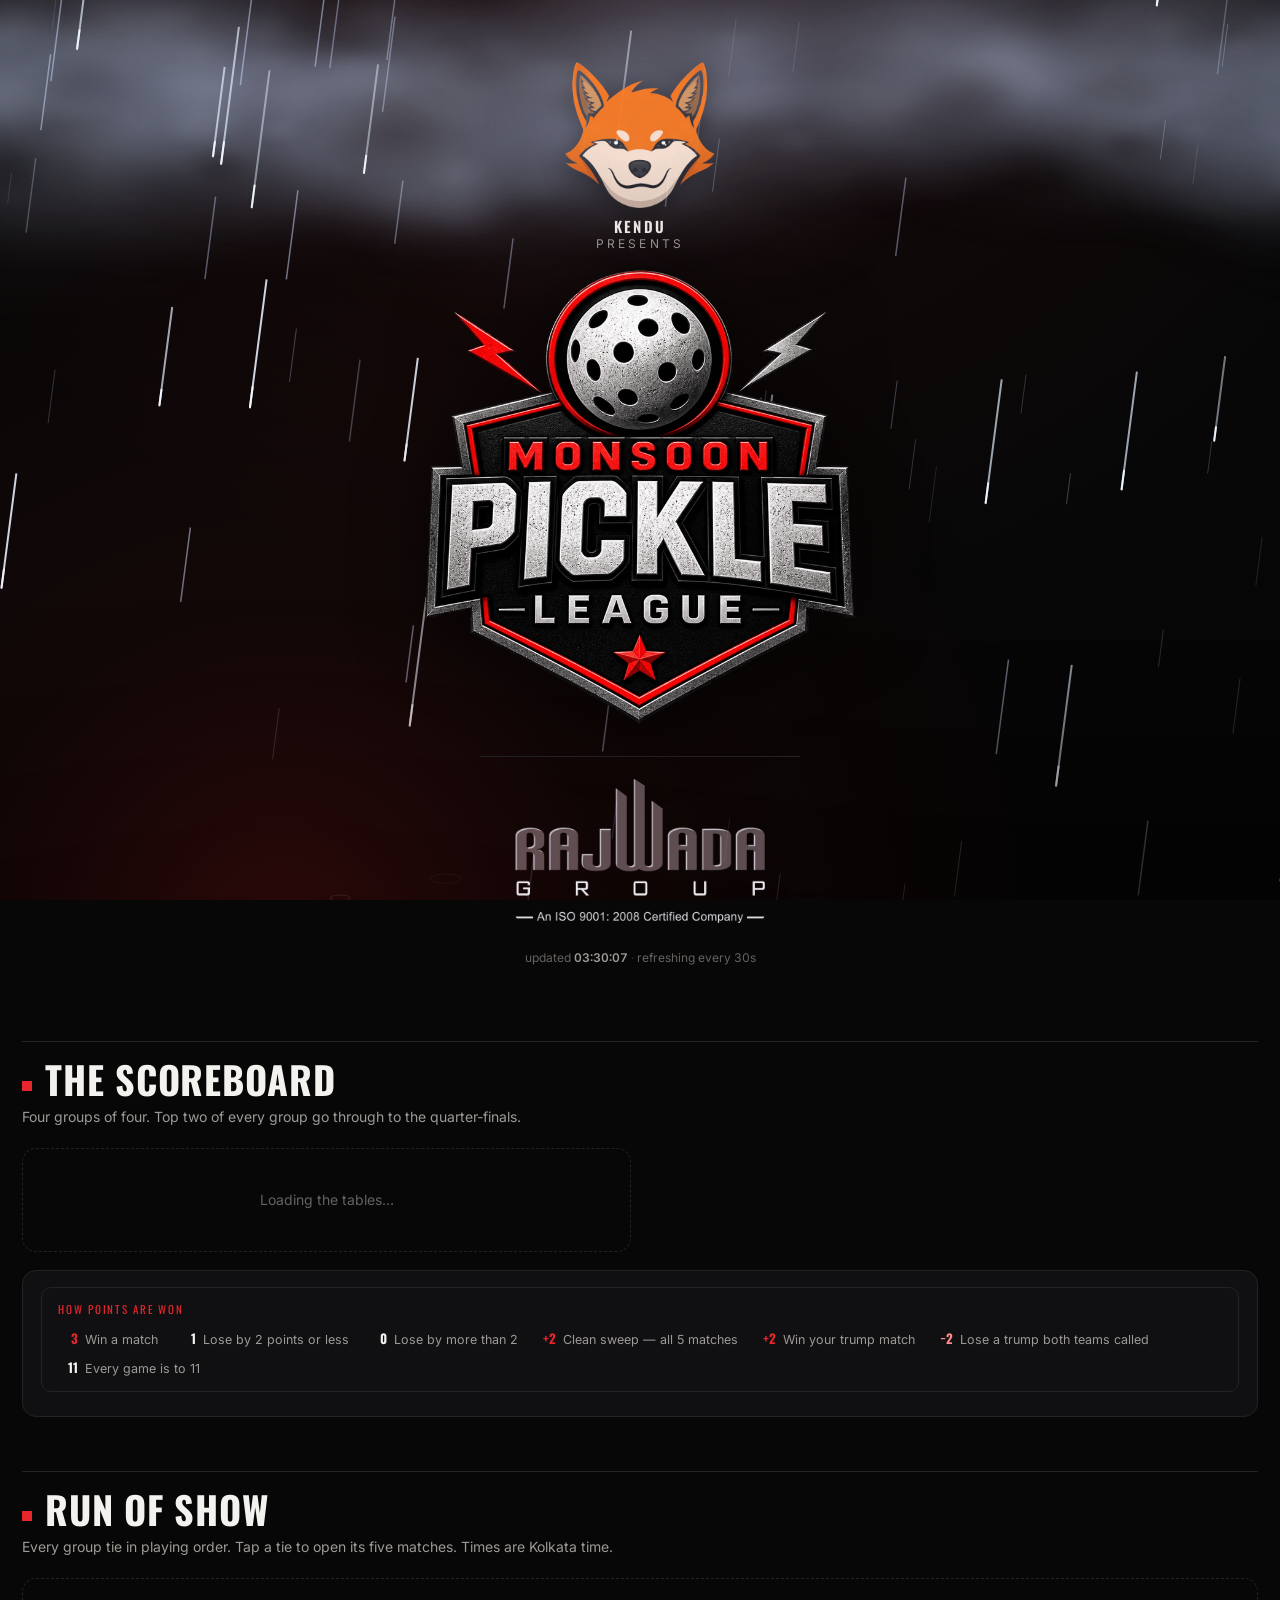
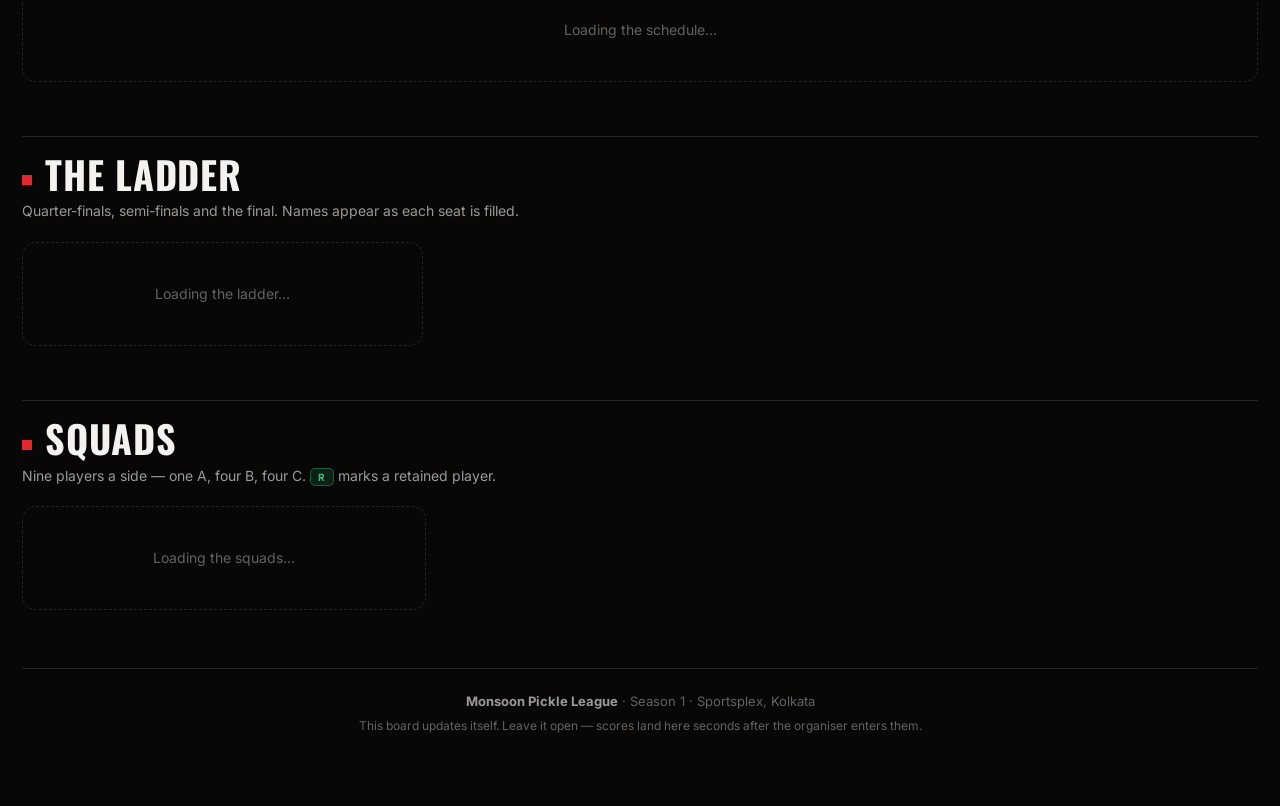
<file: stats/index.html>
<!DOCTYPE html>
<html lang="en">
<head>
  <meta charset="UTF-8" />
  <meta name="viewport" content="width=device-width, initial-scale=1.0, viewport-fit=cover" />
  <title>MPL Live Scoreboard — Monsoon Pickle League Season 1</title>
  <meta name="description" content="Live standings, results and squads from Monsoon Pickle League Season 1 — Sunday 23 August 2026, Sportsplex Kolkata. Sixteen teams, 144 players, 31 ties." />
  <meta name="theme-color" content="#070707" />
  <meta property="og:title" content="MPL Live Scoreboard — Season 1" />
  <meta property="og:description" content="Every group table, every tie, every match. Live from Sportsplex Kolkata, 23 August 2026." />
  <meta property="og:type" content="website" />
  <link rel="canonical" href="https://mplstats.vercel.app/" />
  <link rel="icon" href="data:image/svg+xml,%3Csvg xmlns='http://www.w3.org/2000/svg' viewBox='0 0 100 100'%3E%3Ccircle cx='50' cy='50' r='44' fill='%23e5262d'/%3E%3Ccircle cx='35' cy='38' r='6' fill='%23070707'/%3E%3Ccircle cx='60' cy='30' r='6' fill='%23070707'/%3E%3Ccircle cx='70' cy='55' r='6' fill='%23070707'/%3E%3Ccircle cx='48' cy='62' r='6' fill='%23070707'/%3E%3Ccircle cx='30' cy='64' r='6' fill='%23070707'/%3E%3C/svg%3E" />

  <link rel="preconnect" href="https://fonts.googleapis.com" />
  <link rel="preconnect" href="https://fonts.gstatic.com" crossorigin />
  <link href="https://fonts.googleapis.com/css2?family=Oswald:wght@400;500;600;700&family=Inter:wght@400;500;600;700&display=swap" rel="stylesheet" />

  <link rel="stylesheet" href="css/stats.css?v=202608222300" />
</head>
<body>

  <!-- pickleball glyph, reused by the hero and the section marks -->
  <svg width="0" height="0" class="svg-sprite" aria-hidden="true" focusable="false">
    <symbol id="pball" viewBox="0 0 100 100">
      <circle cx="50" cy="50" r="45" fill="none" stroke="currentColor" stroke-width="4" />
      <circle cx="38" cy="28" r="5.4" fill="currentColor" />
      <circle cx="63" cy="26" r="5.4" fill="currentColor" />
      <circle cx="74" cy="47" r="5.4" fill="currentColor" />
      <circle cx="51" cy="50" r="5.4" fill="currentColor" />
      <circle cx="28" cy="50" r="5.4" fill="currentColor" />
      <circle cx="60" cy="70" r="5.4" fill="currentColor" />
      <circle cx="37" cy="72" r="5.4" fill="currentColor" />
    </symbol>
  </svg>

  <main class="shell">

    <!-- ================= 1. HERO ================= -->
    <header class="hero" id="hero">

      <!-- The presenting lockup. Each logo is a real image with the old
           wordmark kept underneath it: if a file is missing or slow to
           arrive, the block falls back to type rather than showing a
           broken icon. -->
      <div class="lockup" id="lockup">

        <div class="lk-presents">
          <img class="lk-fox" src="assets/logo-kendu.png" alt="Kendu"
               width="420" height="408" decoding="async"
               onerror="this.closest('.lk-presents').classList.add('no-img')" />
          <p class="lk-presents-txt"><b>Kendu</b><span>presents</span></p>
        </div>

        <div class="lk-main">
          <img class="lk-mpl" src="assets/logo-mpl.png" alt="Monsoon Pickle League"
               width="700" height="741" fetchpriority="high" decoding="async"
               onerror="this.closest('.lk-main').classList.add('no-img')" />
          <div class="lk-fallback" aria-hidden="true">
            <p class="hero-kicker">Monsoon</p>
            <h1 class="hero-title">Pickle League</h1>
          </div>
        </div>


        <div class="lk-partner">
          <img class="lk-rajwada" src="assets/logo-rajwada.png" alt="Rajwada Group"
               width="640" height="368" loading="lazy" decoding="async"
               onerror="this.closest('.lk-partner').classList.add('no-img')" />
          <p class="lk-partner-txt">Rajwada Group</p>
        </div>
      </div>

      <div class="hero-live" id="heroLive" hidden>
        <span class="pulse" aria-hidden="true"></span>
        <span id="heroLiveText">Live now</span>
      </div>


      <p class="stamp" id="stamp" role="status" aria-live="polite">Connecting…</p>
    </header>

    <!-- ================= 2. THE SCOREBOARD ================= -->
    <div class="phase-banner" id="phaseBanner" hidden></div>

    <section class="sec" id="sec-standings" aria-labelledby="h-standings">
      <div class="sec-head">
        <h2 class="sec-h" id="h-standings">The Scoreboard</h2>
        <p class="sec-sub">Four groups of four. Top two of every group go through to the quarter-finals.</p>
      </div>

      <div class="groups" id="groups"><p class="empty">Loading the tables…</p></div>

      <div class="legend" id="legend"></div>
    </section>

    <!-- ================= 3. RESULTS / RUN OF SHOW ================= -->
    <section class="sec" id="sec-ties" aria-labelledby="h-ties">
      <div class="sec-head">
        <h2 class="sec-h" id="h-ties">Run of Show</h2>
        <p class="sec-sub">Every group tie in playing order. Tap a tie to open its five matches. Times are Kolkata time.</p>
      </div>
      <div class="ties" id="ties"><p class="empty">Loading the schedule…</p></div>
    </section>

    <!-- ================= 4. THE LADDER ================= -->
    <section class="sec" id="sec-ladder" aria-labelledby="h-ladder">
      <div class="sec-head">
        <h2 class="sec-h" id="h-ladder">The Ladder</h2>
        <p class="sec-sub">Quarter-finals, semi-finals and the final. Names appear as each seat is filled.</p>
      </div>
      <div class="ladder" id="ladder"><p class="empty">Loading the ladder…</p></div>
    </section>

    <!-- ================= 5. SQUADS ================= -->
    <section class="sec" id="sec-squads" aria-labelledby="h-squads">
      <div class="sec-head">
        <h2 class="sec-h" id="h-squads">Squads</h2>
        <p class="sec-sub">Nine players a side — one A, four B, four C. <b class="tag-r">R</b> marks a retained player.</p>
      </div>
      <div class="squads" id="squads"><p class="empty">Loading the squads…</p></div>
    </section>

    <footer class="foot">
      <p><b>Monsoon Pickle League</b> · Season 1 · Sportsplex, Kolkata</p>
      <p class="foot-fine">This board updates itself. Leave it open — scores land here seconds after the organiser enters them.</p>
    </footer>

  </main>

  <script src="js/vendor/supabase.js?v=202608222300"></script>
  <script src="js/mn-sky.js?v=202608222300"></script>
  <script src="js/mpl-standings.js?v=202608222300"></script>
  <script src="js/config.js?v=202608222300"></script>
  <script src="js/stats.js?v=202608222300"></script>
</body>
</html>
</file>
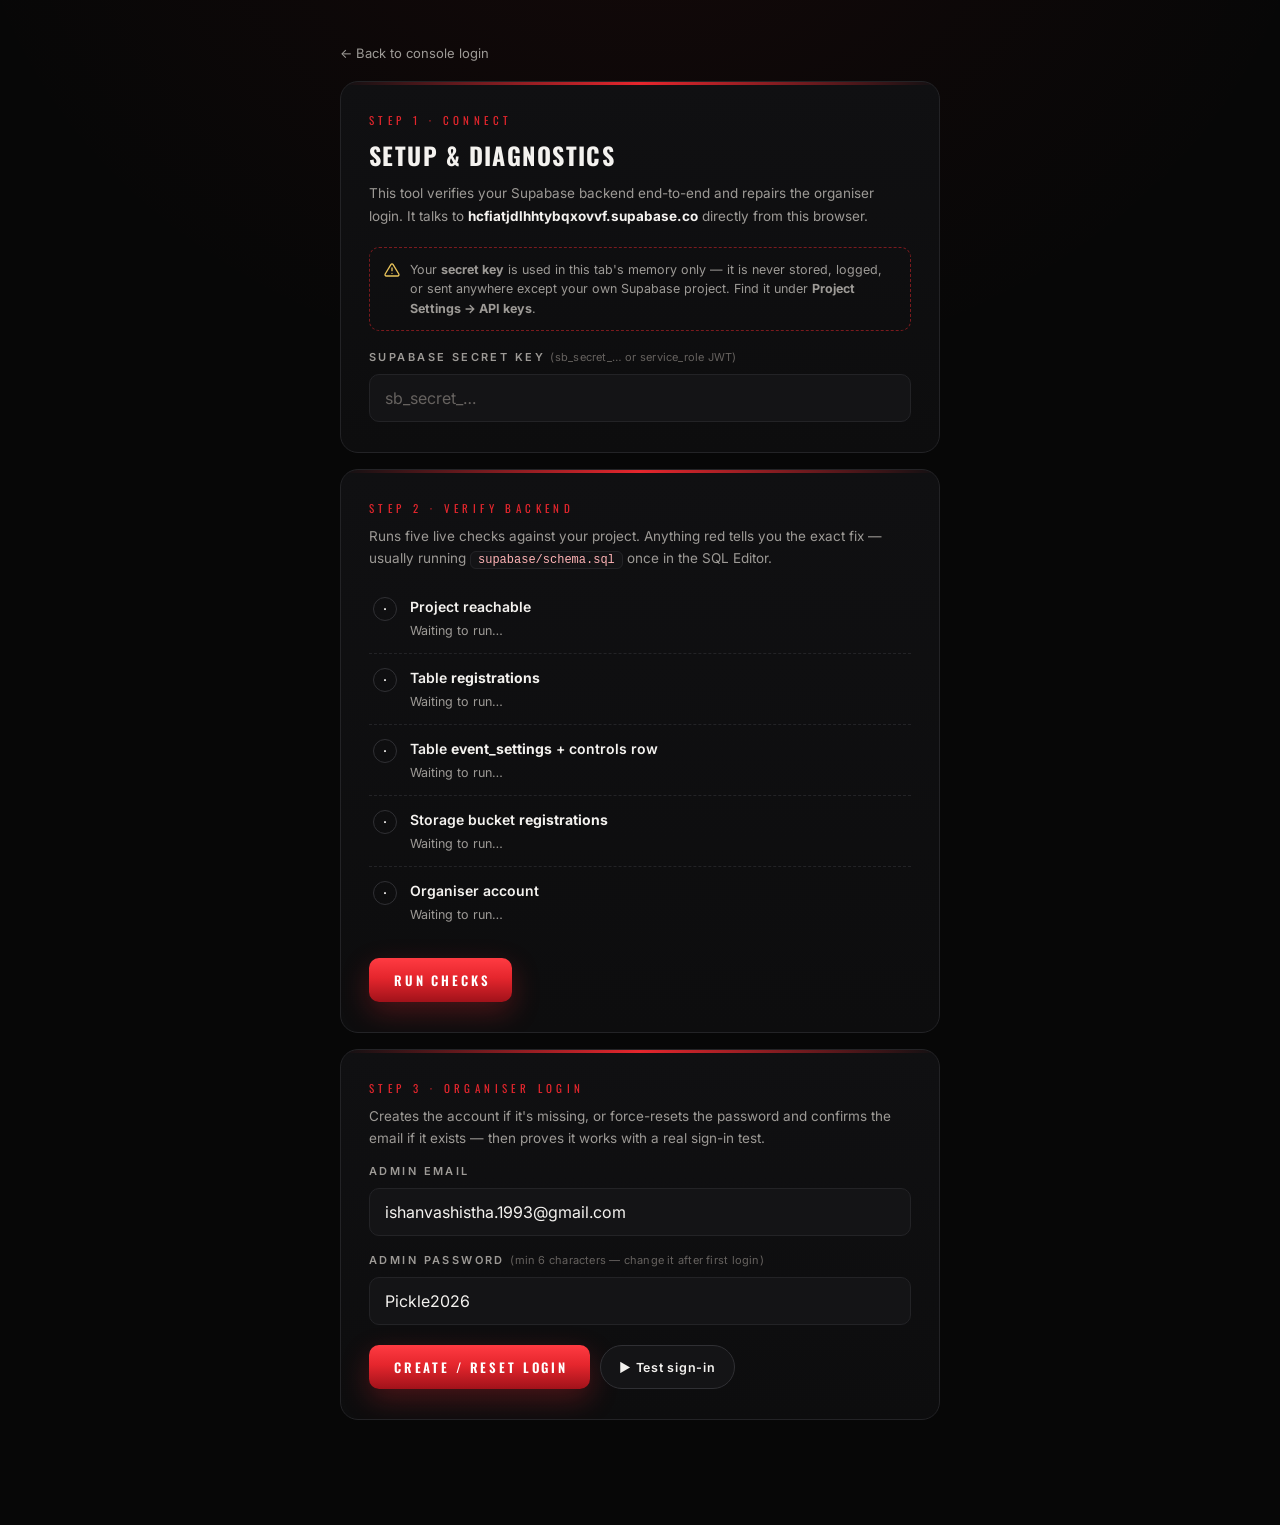
<file: admin/setup.html>
<!DOCTYPE html>
<html lang="en">
<head>
  <meta charset="UTF-8" />
  <meta name="viewport" content="width=device-width, initial-scale=1.0, viewport-fit=cover" />
  <title>MPL Setup &amp; Diagnostics</title>
  <meta name="robots" content="noindex,nofollow" />
  <meta name="theme-color" content="#070707" />
  <link rel="icon" href="data:image/svg+xml,%3Csvg xmlns='http://www.w3.org/2000/svg' viewBox='0 0 100 100'%3E%3Crect x='8' y='8' width='84' height='84' rx='18' fill='%23e5262d'/%3E%3Cpath d='M50 26v28M50 62v8' stroke='%23070707' stroke-width='11' stroke-linecap='round'/%3E%3C/svg%3E" />
  <link rel="preconnect" href="https://fonts.googleapis.com" />
  <link rel="preconnect" href="https://fonts.gstatic.com" crossorigin />
  <link href="https://fonts.googleapis.com/css2?family=Oswald:wght@500;600;700&family=Inter:wght@400;500;600;700&display=swap" rel="stylesheet" />
  <link rel="stylesheet" href="css/admin.css?v=202608051639" />
  <style>
    .setup-wrap { max-width: 640px; margin: 0 auto; padding: 40px 20px 90px; }
    .setup-card {
      background: linear-gradient(180deg, var(--panel), var(--bg-2));
      border: 1px solid var(--line);
      border-radius: 18px;
      padding: 30px 28px;
      margin-bottom: 16px;
      animation: pageIn 0.6s var(--ease-out) both;
      position: relative;
      overflow: hidden;
    }
    .setup-card::before {
      content: "";
      position: absolute; top: 0; left: 0; right: 0; height: 3px;
      background: linear-gradient(90deg, transparent, var(--red), transparent);
    }
    .setup-step {
      font-family: var(--font-display);
      font-size: 11px; letter-spacing: 0.4em; text-transform: uppercase;
      color: var(--red); margin-bottom: 8px;
    }
    .setup-title {
      font-family: var(--font-display);
      font-size: 24px; font-weight: 700; letter-spacing: 0.06em;
      text-transform: uppercase; margin-bottom: 8px;
    }
    .setup-sub { font-size: 13.5px; color: var(--text-dim); margin-bottom: 20px; line-height: 1.65; }
    .setup-sub b { color: var(--text); }
    .setup-sub code {
      background: var(--panel-2); border: 1px solid var(--line);
      border-radius: 6px; padding: 1px 7px; font-size: 12px; color: #ffb3b5;
    }
    .keynote {
      display: flex; gap: 10px; align-items: flex-start;
      border: 1px dashed rgba(229,38,45,0.5); border-radius: var(--radius-sm);
      padding: 12px 14px; font-size: 12.5px; color: var(--text-dim); margin-bottom: 18px;
    }
    .keynote svg { width: 16px; height: 16px; stroke: var(--warn); flex: none; margin-top: 2px; }
    .checks { list-style: none; margin: 4px 0 0; }
    .checks li {
      display: flex; gap: 13px; align-items: flex-start;
      padding: 13px 4px; border-bottom: 1px dashed var(--line);
      font-size: 14px;
    }
    .checks li:last-child { border-bottom: none; }
    .chk-ic {
      flex: none; width: 24px; height: 24px; border-radius: 50%;
      display: grid; place-items: center;
      border: 1.5px solid var(--line-strong);
      font-size: 12px; font-weight: 700; margin-top: 1px;
      transition: all 0.3s var(--ease-out);
    }
    li.ok   .chk-ic { border-color: var(--ok); color: var(--ok); background: rgba(47,191,113,0.1); }
    li.fail .chk-ic { border-color: var(--red); color: #ff8b8e; background: rgba(229,38,45,0.1); }
    li.warn .chk-ic { border-color: var(--warn); color: var(--warn); background: rgba(232,195,90,0.08); }
    li.run  .chk-ic { border-color: var(--text-dim); }
    li.run  .chk-ic i {
      width: 10px; height: 10px; border: 2px solid var(--text-dim);
      border-top-color: transparent; border-radius: 50%;
      animation: rot 0.8s linear infinite; display: block;
    }
    .chk-name { font-weight: 600; }
    .chk-msg { font-size: 12.5px; color: var(--text-dim); margin-top: 3px; line-height: 1.55; }
    li.fail .chk-msg { color: #ff9a9d; }
    li.ok   .chk-msg { color: var(--text-faint); }
    .setup-actions { display: flex; gap: 10px; flex-wrap: wrap; margin-top: 20px; }
    .result-banner {
      display: none; margin-top: 18px; border-radius: var(--radius-sm);
      padding: 14px 17px; font-size: 14px; line-height: 1.6;
    }
    .result-banner.ok {
      display: block;
      border: 1px solid rgba(47,191,113,0.5); background: rgba(47,191,113,0.08); color: #b8ecd0;
    }
    .result-banner.err {
      display: block;
      border: 1px solid rgba(229,38,45,0.55); background: rgba(229,38,45,0.07); color: #ffd7d8;
    }
    .back-link { display: inline-block; margin-bottom: 18px; color: var(--text-dim); font-size: 13px; text-decoration: none; }
    .back-link:hover { color: var(--red); }
  </style>
</head>
<body>
  <div class="setup-wrap">
    <a class="back-link" href="index.html">← Back to console login</a>

    <!-- STEP 1: key -->
    <section class="setup-card">
      <p class="setup-step">Step 1 · Connect</p>
      <h1 class="setup-title">Setup &amp; Diagnostics</h1>
      <p class="setup-sub">
        This tool verifies your Supabase backend end-to-end and repairs the
        organiser login. It talks to <b id="projHost"></b> directly from this
        browser.
      </p>
      <div class="keynote">
        <svg viewBox="0 0 24 24" fill="none" stroke-width="2" stroke-linecap="round" stroke-linejoin="round"><path d="M12 9v4M12 17h.01M10.3 3.8 1.8 18a2 2 0 0 0 1.7 3h17a2 2 0 0 0 1.7-3L13.7 3.8a2 2 0 0 0-3.4 0Z"/></svg>
        <span>Your <b>secret key</b> is used in this tab's memory only — it is never
        stored, logged, or sent anywhere except your own Supabase project.
        Find it under <b>Project Settings → API keys</b>.</span>
      </div>
      <div class="field" style="margin-bottom:0">
        <label for="secretKey">Supabase secret key <span class="hint">(sb_secret_… or service_role JWT)</span></label>
        <input type="password" id="secretKey" autocomplete="off" placeholder="sb_secret_…" />
      </div>
    </section>

    <!-- STEP 2: checks -->
    <section class="setup-card">
      <p class="setup-step">Step 2 · Verify backend</p>
      <p class="setup-sub" style="margin-bottom:12px">
        Runs five live checks against your project. Anything red tells you the
        exact fix — usually running <code>supabase/schema.sql</code> once in the
        SQL&nbsp;Editor.
      </p>
      <ul class="checks">
        <li id="c-reach"><span class="chk-ic">·</span><div><div class="chk-name">Project reachable</div><div class="chk-msg">Waiting to run…</div></div></li>
        <li id="c-table"><span class="chk-ic">·</span><div><div class="chk-name">Table <b>registrations</b></div><div class="chk-msg">Waiting to run…</div></div></li>
        <li id="c-settings"><span class="chk-ic">·</span><div><div class="chk-name">Table <b>event_settings</b> + controls row</div><div class="chk-msg">Waiting to run…</div></div></li>
        <li id="c-bucket"><span class="chk-ic">·</span><div><div class="chk-name">Storage bucket <b>registrations</b></div><div class="chk-msg">Waiting to run…</div></div></li>
        <li id="c-user"><span class="chk-ic">·</span><div><div class="chk-name">Organiser account</div><div class="chk-msg">Waiting to run…</div></div></li>
      </ul>
      <div class="setup-actions">
        <button type="button" class="btn-primary sm" id="btnRunChecks">
          <span class="spin" aria-hidden="true"></span><span class="btn-label">Run Checks</span>
        </button>
      </div>
      <div class="result-banner" id="checksBanner"></div>
    </section>

    <!-- STEP 3: login fix -->
    <section class="setup-card">
      <p class="setup-step">Step 3 · Organiser login</p>
      <p class="setup-sub" style="margin-bottom:14px">
        Creates the account if it's missing, or force-resets the password and
        confirms the email if it exists — then proves it works with a real
        sign-in test.
      </p>
      <div class="field">
        <label for="fixEmail">Admin email</label>
        <input type="email" id="fixEmail" autocomplete="off" value="ishanvashistha.1993@gmail.com" />
      </div>
      <div class="field" style="margin-bottom:0">
        <label for="fixPass">Admin password <span class="hint">(min 6 characters — change it after first login)</span></label>
        <input type="text" id="fixPass" autocomplete="off" value="Pickle2026" />
      </div>
      <div class="setup-actions">
        <button type="button" class="btn-primary sm" id="btnFixLogin">
          <span class="spin" aria-hidden="true"></span><span class="btn-label">Create / Reset Login</span>
        </button>
        <button type="button" class="btn-mini" id="btnTestLogin">▶ Test sign-in</button>
      </div>
      <div class="result-banner" id="loginBanner"></div>
    </section>
  </div>

  <script src="js/config.js?v=202608051639"></script>
  <script src="js/setup.js?v=202608051639" defer></script>
</body>
</html>
</file>
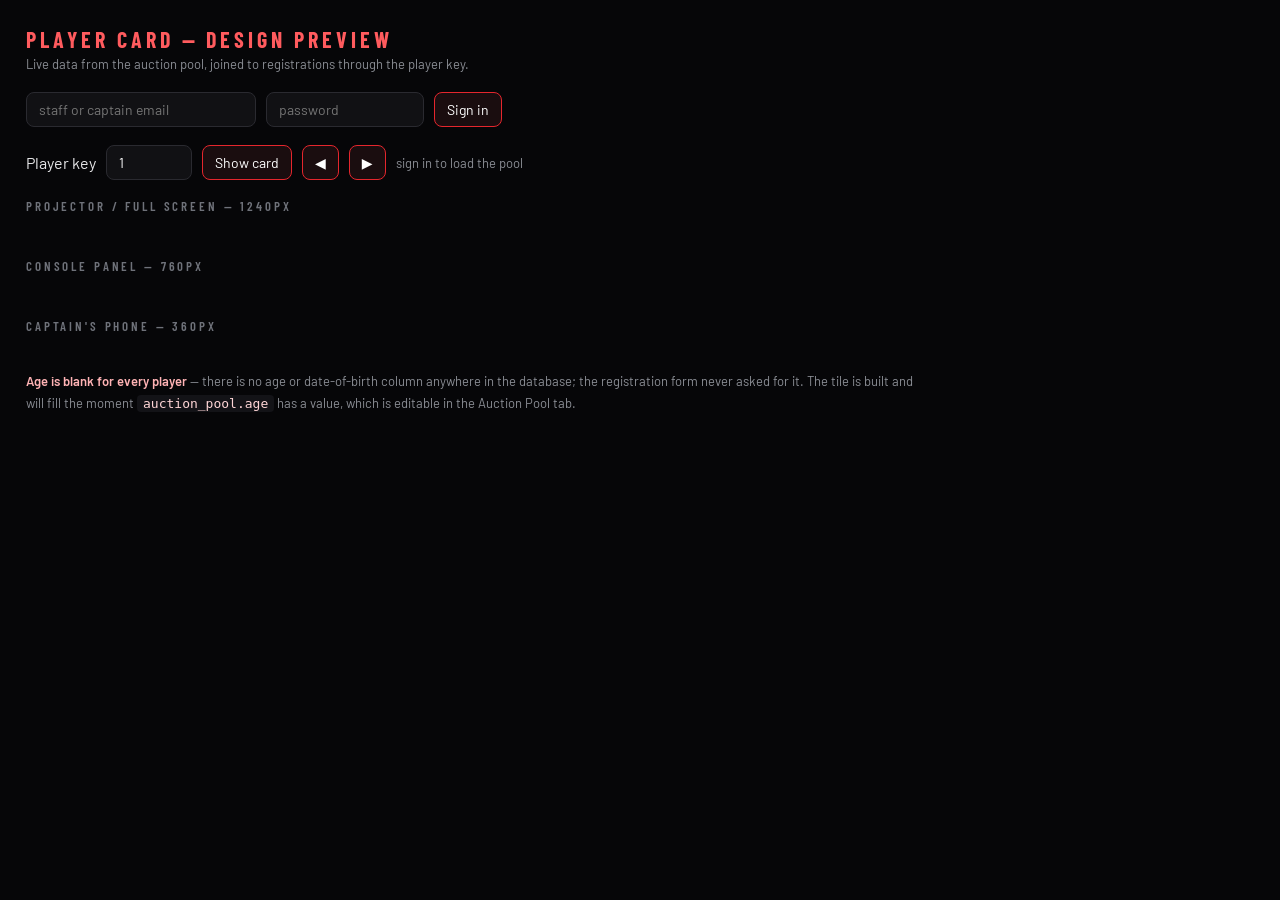
<file: dev/card-preview.html>
<!DOCTYPE html>
<html lang="en">
<head>
<meta charset="UTF-8" />
<meta name="viewport" content="width=device-width, initial-scale=1" />
<title>Player card — design preview</title>
<meta name="robots" content="noindex,nofollow" />
<link rel="preconnect" href="https://fonts.googleapis.com" />
<link rel="preconnect" href="https://fonts.gstatic.com" crossorigin />
<link href="https://fonts.googleapis.com/css2?family=Barlow+Condensed:wght@400;500;600;700&family=Barlow:wght@400;500;600;700&display=swap" rel="stylesheet" />
<link rel="stylesheet" href="../auction/css/mn-card.css" />
<style>
  :root { color-scheme: dark; }
  * { box-sizing: border-box; }
  body {
    margin: 0; padding: 26px 26px 60px;
    background: #060608;
    color: #e8e8ea;
    font-family: 'Barlow', system-ui, sans-serif;
  }
  h1 { font-family: 'Barlow Condensed', sans-serif; font-size: 22px; letter-spacing: .18em;
       text-transform: uppercase; color: #ff5b5e; margin: 0 0 4px; }
  p.sub { margin: 0 0 20px; color: #8b8e95; font-size: 13px; }
  .bar { display: flex; gap: 10px; align-items: center; flex-wrap: wrap; margin-bottom: 18px; }
  input, select, button {
    font: inherit; font-size: 14px;
    background: #111114; color: #fff;
    border: 1px solid #2a2a30; border-radius: 8px; padding: 8px 12px;
  }
  button { cursor: pointer; border-color: #e5262d; background: #1a0d0f; }
  button:hover { background: #261013; }
  .sizes { display: grid; gap: 34px; }
  .slot h3 { font-family: 'Barlow Condensed', sans-serif; font-size: 13px; letter-spacing: .22em;
             text-transform: uppercase; color: #6f727a; margin: 0 0 10px; font-weight: 600; }
  .w-projector { max-width: 1240px; }
  .w-console   { max-width: 760px; }
  .w-phone     { max-width: 360px; }
  .note { margin-top: 26px; font-size: 13px; color: #8b8e95; line-height: 1.7; max-width: 900px; }
  .note b { color: #ffb3b5; font-weight: 600; }
  code { background: #131317; padding: 1px 6px; border-radius: 4px; color: #ffd6d7; }
</style>
</head>
<body>

<h1>Player card — design preview</h1>
<p class="sub">Live data from the auction pool, joined to registrations through the player key.</p>

<div class="bar">
  <!-- the pool is only readable to a signed-in account, so this tool needs
       one too: any staff or team-captain login works -->
  <input id="email" type="email" placeholder="staff or captain email" size="26" autocomplete="username" />
  <input id="pass" type="password" placeholder="password" size="16" autocomplete="current-password" />
  <button id="signin" type="button">Sign in</button>
</div>

<div class="bar">
  <label for="key">Player key</label>
  <input id="key" value="1" size="6" />
  <button id="go" type="button">Show card</button>
  <button id="prev" type="button">◀</button>
  <button id="next" type="button">▶</button>
  <span id="status" style="color:#8b8e95;font-size:13px"></span>
</div>

<div class="sizes">
  <div class="slot"><h3>Projector / full screen — 1240px</h3><div class="w-projector" id="p1"></div></div>
  <div class="slot"><h3>Console panel — 760px</h3><div class="w-console" id="p2"></div></div>
  <div class="slot"><h3>Captain's phone — 360px</h3><div class="w-phone" id="p3"></div></div>
</div>

<p class="note">
  <b>Age is blank for every player</b> — there is no age or date-of-birth column anywhere in
  the database; the registration form never asked for it. The tile is built and will fill the
  moment <code>auction_pool.age</code> has a value, which is editable in the Auction&nbsp;Pool tab.
</p>

<script src="../auction/js/vendor/supabase.js"></script>
<script src="../auction/js/config.js"></script>
<script src="../auction/js/mn-card.js"></script>
<script>
(function () {
  var C = window.MPL_AUCTION_CONFIG;
  var sb = window.supabase.createClient(C.SUPABASE_URL, C.SUPABASE_ANON_KEY);
  var cache = null;

  async function load() {
    if (cache) return cache;
    var r = await sb.rpc('auction_cards');
    if (r.error) throw r.error;
    cache = r.data || [];
    return cache;
  }

  async function show() {
    var key = String(document.getElementById('key').value || '').trim();
    var st = document.getElementById('status');
    st.textContent = 'loading…';
    try {
      var rows = await load();
      var row = rows.filter(function (x) { return String(x.player_key) === key; })[0];
      if (!row) { st.textContent = 'no player with key ' + key + ' (' + rows.length + ' in pool)'; return; }
      ['p1', 'p2', 'p3'].forEach(function (id) {
        MNCard.render(document.getElementById(id), row, { base: '../auction/' });
      });
      st.textContent = row.name + ' · cat ' + row.category + ' · ' +
        (row.photo_url ? 'photo ok' : 'no photo') + ' · ' + rows.length + ' in pool';
    } catch (e) {
      st.textContent = 'error: ' + (e.message || e);
    }
  }

  async function signIn() {
    var st = document.getElementById('status');
    st.textContent = 'signing in…';
    var r = await sb.auth.signInWithPassword({
      email: document.getElementById('email').value.trim(),
      password: document.getElementById('pass').value
    });
    if (r.error) { st.textContent = 'sign-in failed: ' + r.error.message; return; }
    cache = null;
    show();
  }

  function stepKey(dir) {
    if (!cache) return;
    var keys = cache.map(function (r) { return String(r.player_key); });
    var i = keys.indexOf(String(document.getElementById('key').value).trim());
    var n = (i < 0 ? 0 : i + dir + keys.length) % keys.length;
    document.getElementById('key').value = keys[n];
    show();
  }

  document.getElementById('signin').addEventListener('click', signIn);
  document.getElementById('pass').addEventListener('keydown', function (e) { if (e.key === 'Enter') signIn(); });
  document.getElementById('go').addEventListener('click', show);
  document.getElementById('prev').addEventListener('click', function () { stepKey(-1); });
  document.getElementById('next').addEventListener('click', function () { stepKey(1); });
  document.getElementById('key').addEventListener('keydown', function (e) { if (e.key === 'Enter') show(); });
  sb.auth.getSession().then(function (s) { if (s.data && s.data.session) show(); else document.getElementById('status').textContent = 'sign in to load the pool'; });
})();
</script>
</body>
</html>
</file>
<file: admin/css/mn-card.css>
/* ==========================================================================
   THE PLAYER CARD

   The artwork is the card. This file does not draw any of it — no frame, no
   panel, no boxes, no wordmark. It places the supplied PNG at full size and
   positions the photo and the text on top of it, at percentages of the
   artwork so the whole thing scales as one picture from a phone to a
   projector.

   Type sizes are in cqw — hundredths of the card's own width — for the same
   reason. Nothing here uses a breakpoint.
   ========================================================================== */

.mplc-wrap { container-type: inline-size; width: 100%; }

.mplc {
  position: relative;
  width: 100%;
  aspect-ratio: var(--ratio, 1.5);
  overflow: hidden;
  font-family: 'Barlow Condensed', 'Oswald', system-ui, sans-serif;
  color: #fff;
  isolation: isolate;
  contain: layout paint;
  background: #000;
}

/* the artwork itself, edge to edge */
.mplc-art {
  position: absolute; inset: 0;
  width: 100%; height: 100%;
  display: block;
  object-fit: fill;          /* the overlay percentages assume the full frame */
  z-index: 0;
  pointer-events: none;
  user-select: none;
}

/* ---------- the photo, inside the panel the artwork draws ---------- */
.mplc-stand {
  position: absolute;
  z-index: 1;
  overflow: hidden;
  border-radius: 1.2cqw;
  display: grid;
  place-items: center;
}
.mplc-photo {
  width: 100%; height: 100%;
  display: block;
  object-fit: cover;
  /* object-position and filter are set per photo from its own pixels */
  object-position: 50% 18%;
  /* The panel is lit from a single overhead source. Feathering the photo's
     edges into the dark is what lets a flat phone snapshot sit inside that
     light instead of looking pasted onto it — and it is why a hard cutout
     is not needed for the card to read correctly. */
  -webkit-mask-image:
    radial-gradient(74% 78% at 50% 32%, #000 46%, rgba(0,0,0,.72) 70%, transparent 93%),
    linear-gradient(180deg, #000 58%, rgba(0,0,0,.4) 84%, transparent 99%);
  mask-image:
    radial-gradient(74% 78% at 50% 32%, #000 46%, rgba(0,0,0,.72) 70%, transparent 93%),
    linear-gradient(180deg, #000 58%, rgba(0,0,0,.4) 84%, transparent 99%);
  -webkit-mask-composite: source-in;
  mask-composite: intersect;
}
.mplc-photo.is-broken { display: none; }

/* If the artwork itself cannot be fetched — a stale cache pointing at a
   filename that no longer ships, a phone on a bad connection — the browser
   draws its own broken-image icon, which looks like a fault rather than a
   card. Hide it and fall back to the card's own dark ground, so the player's
   details still read as a deliberate card. */
.mplc-art.is-broken { visibility: hidden; }
.mplc:has(.mplc-art.is-broken) {
  background:
    radial-gradient(120% 90% at 50% -10%, #1a1622 0%, #0b0a10 46%, #050508 78%, #000 100%);
  border: 1px solid rgba(229, 38, 45, .4);
  border-radius: 2.1cqw;
}
.mplc-initial {
  font-weight: 700;
  font-size: 9cqw;
  color: rgba(255, 255, 255, .14);
  letter-spacing: .04em;
}

/* ---------- text on the artwork ---------- */
.mplc-name {
  position: absolute;
  z-index: 2;
  display: flex;
  align-items: flex-end;
  justify-content: center;   /* the artwork's right column is centred; so is this */
  text-align: center;
  font-weight: 700;
  font-size: 4.7cqw;
  line-height: 1;
  letter-spacing: .012em;
  text-transform: uppercase;
  text-shadow: 0 0 2.2cqw rgba(255, 92, 96, .3), 0 .16cqw .4cqw rgba(0, 0, 0, .92);
  overflow-wrap: anywhere;
}
.mplc-name[data-step="long"]  { font-size: 3.9cqw; }
.mplc-name[data-step="xlong"] { font-size: 3.15cqw; line-height: 1.04; }

/* one box on the artwork: label above its red rule, value below */
.mplc-tile,
.mplc-price {
  position: absolute;
  z-index: 2;
  display: flex;
  flex-direction: column;
  align-items: center;
  padding: 0 .5cqw;
  text-align: center;
}
.mplc-tile-k {
  font-family: 'Barlow', system-ui, sans-serif;
  font-weight: 600;
  font-size: 1.02cqw;
  letter-spacing: .2em;
  text-transform: uppercase;
  color: #9a9da4;
  white-space: nowrap;
  /* sit just above the rule the artwork already draws */
  height: var(--rule, 30%);
  display: flex;
  align-items: center;
}
/* fills the space below the artwork's rule and centres in it, so the figure
   is optically in the middle of the lower half of the box rather than
   hanging off the line */
.mplc-tile-v {
  flex: 1;
  display: flex;
  flex-direction: column;
  align-items: center;
  justify-content: center;
  font-weight: 700;
  font-size: 3.05cqw;
  line-height: 1.04;
  color: #fff;
  white-space: nowrap;
  min-height: 0;
}
.mplc-tile-v.is-empty { color: rgba(255, 255, 255, .3); }
.mplc-tile-v i {
  display: block;
  font-family: 'Barlow', system-ui, sans-serif;
  font-style: normal;
  font-weight: 600;
  font-size: .9cqw;
  letter-spacing: .17em;
  color: #ff9d9f;
  margin-top: .05cqw;
}

.mplc-price { justify-content: center; }
.mplc-price .mplc-price-v { margin-top: .1cqw; }
.mplc-price .mplc-tile-k { color: #ffcccd; height: auto; margin-bottom: .35cqw; }
.mplc-price-v {
  font-weight: 700;
  font-size: 4.15cqw;
  line-height: 1;
  color: #fff;
  white-space: nowrap;
  text-shadow: 0 0 1.8cqw rgba(255, 122, 124, .42);
}

/* auction state is not part of the artwork, so it stays at the corner */
.mplc-flag {
  position: absolute; top: 0; left: 0;
  z-index: 3;
  font-size: 1.35cqw; font-weight: 700;
  letter-spacing: .26em; text-transform: uppercase;
  padding: .5cqw 1.2cqw;
  border-radius: 0 0 .9cqw 0;
  background: linear-gradient(120deg, #b8161a, #e5262d);
  box-shadow: 0 .3cqw 1.6cqw rgba(0, 0, 0, .6);
}
.mplc-flag--unsold { background: linear-gradient(120deg, #3a3d45, #5a5e68); }
</file>
<file: admin/css/admin.css>
/* ============================================================
   MPL ORGANISER CONSOLE — standalone stylesheet
   (self-contained so /admin can deploy as its own Vercel project)
   ============================================================ */

:root {
  --bg: #070707;
  --bg-2: #0d0d0e;
  --panel: #101012;
  --panel-2: #141416;
  --line: #232326;
  --line-strong: #303034;
  --red: #e5262d;
  --red-deep: #a1121a;
  --red-glow: rgba(229, 38, 45, 0.35);
  --text: #f4f2ef;
  --text-dim: #9d9a96;
  --text-faint: #66625f;
  --ok: #2fbf71;
  --warn: #e8c35a;
  --info: #9cc0ff;
  --radius: 14px;
  --radius-sm: 10px;
  --font-display: "Oswald", "Arial Narrow", sans-serif;
  --font-body: "Inter", -apple-system, "Segoe UI", Roboto, sans-serif;
  --ease-out: cubic-bezier(0.16, 1, 0.3, 1);
}

* { box-sizing: border-box; margin: 0; padding: 0; }

body {
  background:
    radial-gradient(90% 60% at 50% -10%, rgba(229,38,45,0.06), transparent 60%),
    var(--bg);
  color: var(--text);
  font-family: var(--font-body);
  font-size: 16px;
  line-height: 1.55;
  -webkit-font-smoothing: antialiased;
  min-height: 100vh;
  min-height: 100svh;
}

img { max-width: 100%; display: block; }
button { font-family: inherit; cursor: pointer; }
input, select { font-family: inherit; }
[hidden] { display: none !important; }
::selection { background: var(--red); color: #fff; }

@keyframes pageIn {
  from { opacity: 0; transform: translateY(26px); }
  to   { opacity: 1; transform: none; }
}
@keyframes fadeIn { from { opacity: 0; } to { opacity: 1; } }
@keyframes rot { to { transform: rotate(360deg); } }
@keyframes shake {
  0%,100% { transform: translateX(0); }
  20% { transform: translateX(-7px); }
  40% { transform: translateX(6px); }
  60% { transform: translateX(-4px); }
  80% { transform: translateX(3px); }
}

/* ------------------------------------------------------------
   SHARED CONTROLS
   ------------------------------------------------------------ */
.field { margin-bottom: 16px; }
.field label {
  display: block;
  font-size: 11px;
  font-weight: 600;
  letter-spacing: 0.22em;
  text-transform: uppercase;
  color: var(--text-dim);
  margin-bottom: 8px;
}
.field .hint {
  text-transform: none;
  letter-spacing: 0.02em;
  color: var(--text-faint);
  font-weight: 400;
}
.field input, .field select {
  width: 100%;
  background: var(--panel-2);
  border: 1px solid var(--line);
  border-radius: var(--radius-sm);
  color: var(--text);
  font-size: 16px;
  padding: 13px 15px;
  outline: none;
  transition: border-color 0.25s, box-shadow 0.25s;
  appearance: none;
}
.field input::placeholder { color: var(--text-faint); }
.field input:focus, .field select:focus {
  border-color: var(--red);
  box-shadow: 0 0 0 3px rgba(229,38,45,0.16);
}
.field select {
  background-image: url("data:image/svg+xml,%3Csvg xmlns='http://www.w3.org/2000/svg' width='14' height='14' viewBox='0 0 24 24' fill='none' stroke='%239d9a96' stroke-width='2.4' stroke-linecap='round' stroke-linejoin='round'%3E%3Cpath d='m6 9 6 6 6-6'/%3E%3C/svg%3E");
  background-repeat: no-repeat;
  background-position: right 14px center;
  padding-right: 40px;
}

.btn-primary {
  width: 100%;
  appearance: none;
  border: none;
  border-radius: var(--radius-sm);
  background: linear-gradient(180deg, #ff3b42 0%, var(--red) 45%, var(--red-deep) 100%);
  color: #fff;
  font-family: var(--font-display);
  font-size: 15px;
  font-weight: 600;
  letter-spacing: 0.22em;
  text-indent: 0.22em;
  text-transform: uppercase;
  padding: 15px 18px;
  box-shadow: 0 10px 28px rgba(229,38,45,0.28);
  transition: transform 0.2s var(--ease-out), box-shadow 0.25s, filter 0.25s;
}
.btn-primary:hover { transform: translateY(-1px); box-shadow: 0 14px 36px rgba(229,38,45,0.38); }
.btn-primary:active { transform: none; }
.btn-primary:disabled { filter: grayscale(0.4) brightness(0.75); pointer-events: none; }
.btn-primary.sm { width: auto; font-size: 13px; padding: 12px 22px; }
.btn-primary .spin {
  display: none;
  width: 16px; height: 16px;
  border: 2.5px solid rgba(255,255,255,0.35);
  border-top-color: #fff;
  border-radius: 50%;
  animation: rot 0.8s linear infinite;
  vertical-align: -3px;
  margin-right: 10px;
}
.btn-primary.busy .spin { display: inline-block; }

.btn-mini {
  appearance: none;
  border: 1px solid var(--line-strong);
  background: var(--panel-2);
  color: var(--text);
  border-radius: 999px;
  font-size: 12.5px;
  font-weight: 600;
  letter-spacing: 0.06em;
  padding: 10px 18px;
  transition: all 0.2s;
  text-decoration: none;
  display: inline-flex;
  align-items: center;
  gap: 6px;
}
.btn-mini:hover { border-color: var(--red); color: #fff; }
.btn-mini.ghost { background: transparent; color: var(--text-dim); }
.btn-mini.danger { border-color: rgba(229,38,45,0.55); color: #ff8b8e; background: rgba(229,38,45,0.06); }
.btn-mini.danger:hover { background: rgba(229,38,45,0.14); color: #fff; }

.alert {
  border: 1px solid rgba(229,38,45,0.55);
  background: rgba(229,38,45,0.07);
  color: #ffd7d8;
  border-radius: var(--radius-sm);
  padding: 13px 16px;
  font-size: 14px;
  margin: 0 0 16px;
  display: none;
}
.alert.show { display: block; animation: shake 0.5s var(--ease-out); }

/* ------------------------------------------------------------
   AUTH
   ------------------------------------------------------------ */
.auth-wrap {
  min-height: 100vh;
  min-height: 100svh;
  display: grid;
  place-items: center;
  padding: 24px;
}
.auth-card {
  width: 100%;
  max-width: 400px;
  background: linear-gradient(180deg, var(--panel), var(--bg-2));
  border: 1px solid var(--line);
  border-radius: 18px;
  padding: 36px 30px 30px;
  animation: pageIn 0.7s var(--ease-out) both;
  position: relative;
  overflow: hidden;
}
.auth-card::before {
  content: "";
  position: absolute;
  top: 0; left: 0; right: 0;
  height: 3px;
  background: linear-gradient(90deg, transparent, var(--red), transparent);
}
.auth-badge {
  width: 52px; height: 52px;
  border-radius: 14px;
  display: grid;
  place-items: center;
  border: 1px solid rgba(229,38,45,0.45);
  background: rgba(229,38,45,0.08);
  color: var(--red);
  margin-bottom: 20px;
}
.auth-badge svg { width: 24px; height: 24px; }
.auth-kicker {
  font-family: var(--font-display);
  font-size: 11px;
  letter-spacing: 0.4em;
  text-transform: uppercase;
  color: var(--red);
  margin-bottom: 8px;
}
.auth-title {
  font-family: var(--font-display);
  font-size: 30px;
  font-weight: 700;
  letter-spacing: 0.06em;
  text-transform: uppercase;
  margin-bottom: 26px;
}
.auth-fine {
  margin-top: 18px;
  font-size: 11.5px;
  color: var(--text-faint);
  line-height: 1.6;
}

/* inline first-time login setup */
.repair-toggle {
  appearance: none;
  width: 100%;
  margin-top: 12px;
  background: transparent;
  border: 1px dashed var(--line-strong);
  color: var(--text-dim);
  border-radius: var(--radius-sm);
  font-size: 13px;
  font-weight: 600;
  padding: 12px 14px;
  transition: all 0.2s;
}
.repair-toggle:hover { border-color: var(--red); color: #fff; }
.repair-panel {
  margin-top: 14px;
  border: 1px solid rgba(229,38,45,0.4);
  border-radius: var(--radius-sm);
  background: rgba(229,38,45,0.05);
  padding: 18px 16px;
  animation: pageIn 0.4s var(--ease-out) both;
}
.repair-title {
  font-family: var(--font-display);
  font-size: 14px;
  font-weight: 600;
  letter-spacing: 0.2em;
  text-transform: uppercase;
  color: var(--red);
  margin-bottom: 8px;
}
.repair-help {
  font-size: 12px;
  color: var(--text-dim);
  line-height: 1.65;
  margin-bottom: 14px;
}
.repair-help code {
  background: var(--panel-2);
  border: 1px solid var(--line);
  border-radius: 5px;
  padding: 1px 6px;
  font-size: 11px;
  color: #ffb3b5;
}
.repair-panel .field { margin-bottom: 12px; }

/* ------------------------------------------------------------
   TOPBAR / TABS / LAYOUT
   ------------------------------------------------------------ */
.dash {
  max-width: 1240px;
  margin: 0 auto;
  padding: 22px 22px 90px;
  animation: pageIn 0.6s var(--ease-out) both;
}
@media (max-width: 600px) { .dash { padding: 16px 14px 70px; } }

.topbar {
  display: flex;
  flex-wrap: wrap;
  align-items: center;
  justify-content: space-between;
  gap: 14px;
  padding: 14px 18px;
  border: 1px solid var(--line);
  border-radius: var(--radius);
  background: linear-gradient(180deg, var(--panel), var(--bg-2));
  margin-bottom: 18px;
}
.brand { display: flex; align-items: center; gap: 13px; min-width: 0; }
.brand-mark {
  flex: none;
  width: 38px; height: 38px;
  border-radius: 11px;
  background:
    radial-gradient(circle at 32% 30%, #ff5a5f, var(--red-deep));
  box-shadow: 0 6px 18px rgba(229,38,45,0.35);
  position: relative;
}
.brand-mark::after {
  content: "";
  position: absolute;
  inset: 10px;
  border-radius: 50%;
  background:
    radial-gradient(circle at 35% 35%, rgba(0,0,0,0.55) 2.5px, transparent 3px),
    radial-gradient(circle at 68% 30%, rgba(0,0,0,0.55) 2.5px, transparent 3px),
    radial-gradient(circle at 55% 65%, rgba(0,0,0,0.55) 2.5px, transparent 3px);
}
.brand-league {
  font-family: var(--font-display);
  font-weight: 700;
  font-size: 15px;
  letter-spacing: 0.14em;
  text-transform: uppercase;
  white-space: nowrap;
}
.brand-sub {
  font-size: 11px;
  color: var(--text-faint);
  letter-spacing: 0.08em;
}
.topbar-right {
  display: flex;
  align-items: center;
  gap: 14px;
  flex-wrap: wrap;
}
.whoami {
  font-size: 12px;
  color: var(--text-dim);
  max-width: 220px;
  overflow: hidden;
  text-overflow: ellipsis;
  white-space: nowrap;
}
.live-dot {
  display: inline-flex;
  align-items: center;
  gap: 7px;
  font-size: 11px;
  letter-spacing: 0.14em;
  text-transform: uppercase;
  color: var(--text-faint);
  border: 1px solid var(--line);
  padding: 6px 13px;
  border-radius: 999px;
}
.live-dot i {
  width: 7px; height: 7px;
  border-radius: 50%;
  background: var(--text-faint);
}
.live-dot.on { color: var(--ok); border-color: rgba(47,191,113,0.4); }
.live-dot.on i {
  background: var(--ok);
  box-shadow: 0 0 8px rgba(47,191,113,0.8);
  animation: livePulse 1.8s ease-in-out infinite;
}
@keyframes livePulse { 0%,100% { opacity: 1; } 50% { opacity: 0.35; } }

.tabs { display: flex; gap: 8px; margin-bottom: 20px; }
.tab {
  appearance: none;
  border: 1px solid var(--line);
  background: transparent;
  color: var(--text-dim);
  border-radius: 999px;
  font-family: var(--font-display);
  font-size: 13px;
  font-weight: 600;
  letter-spacing: 0.18em;
  text-transform: uppercase;
  padding: 11px 22px;
  transition: all 0.22s var(--ease-out);
}
.tab:hover { color: var(--text); border-color: var(--line-strong); }
.tab.on {
  color: #fff;
  border-color: var(--red);
  background: rgba(229,38,45,0.12);
  box-shadow: 0 4px 18px rgba(229,38,45,0.14);
}
.tabpane { animation: pageIn 0.45s var(--ease-out) both; }

/* ------------------------------------------------------------
   STATS
   ------------------------------------------------------------ */
.stats {
  display: grid;
  grid-template-columns: repeat(auto-fit, minmax(140px, 1fr));
  gap: 12px;
  margin-bottom: 18px;
}
.stat {
  border: 1px solid var(--line);
  border-radius: var(--radius-sm);
  background: var(--panel);
  padding: 16px 18px;
  position: relative;
  overflow: hidden;
}
.stat::after {
  content: "";
  position: absolute;
  left: 0; top: 0; bottom: 0;
  width: 3px;
  background: var(--line-strong);
}
.stat.red::after { background: var(--red); }
.stat.ok::after { background: var(--ok); }
.stat.warn::after { background: var(--warn); }
.stat .n {
  font-family: var(--font-display);
  font-size: 30px;
  font-weight: 700;
  line-height: 1.1;
}
.stat.red .n { color: var(--red); }
.stat.ok .n { color: var(--ok); }
.stat.warn .n { color: var(--warn); }
.stat .l {
  font-size: 10.5px;
  letter-spacing: 0.2em;
  text-transform: uppercase;
  color: var(--text-faint);
  margin-top: 4px;
}

/* ------------------------------------------------------------
   TOOLBAR
   ------------------------------------------------------------ */
.toolbar {
  display: flex;
  flex-wrap: wrap;
  gap: 10px;
  align-items: center;
  justify-content: space-between;
  margin-bottom: 16px;
}
.filters {
  display: grid;
  grid-template-columns: minmax(180px, 2fr) repeat(3, minmax(120px, 1fr));
  gap: 10px;
  flex: 1;
  min-width: 0;
}
@media (max-width: 900px) { .filters { grid-template-columns: 1fr 1fr; } }
@media (max-width: 480px) { .filters { grid-template-columns: 1fr; } }
.filters input, .filters select {
  background: var(--panel-2);
  border: 1px solid var(--line);
  border-radius: var(--radius-sm);
  color: var(--text);
  font-size: 16px;
  padding: 11px 14px;
  outline: none;
  appearance: none;
  min-width: 0;
}
.filters input:focus, .filters select:focus { border-color: var(--red); }
.toolbar-actions { display: flex; gap: 9px; flex-wrap: wrap; }

/* ------------------------------------------------------------
   TABLE
   ------------------------------------------------------------ */
.table-wrap {
  border: 1px solid var(--line);
  border-radius: var(--radius);
  overflow-x: auto;
  background: var(--panel);
  -webkit-overflow-scrolling: touch;
}
table.regs {
  width: 100%;
  border-collapse: collapse;
  min-width: 980px;
  font-size: 13.5px;
}
.regs th {
  text-align: left;
  font-size: 10.5px;
  letter-spacing: 0.24em;
  text-transform: uppercase;
  color: var(--text-faint);
  font-weight: 600;
  padding: 14px 16px;
  border-bottom: 1px solid var(--line);
  white-space: nowrap;
  position: sticky;
  top: 0;
  background: var(--panel);
  z-index: 1;
}
.regs td {
  padding: 13px 16px;
  border-bottom: 1px solid var(--line);
  vertical-align: middle;
}
.regs tbody tr { transition: background 0.15s; }
.regs tbody tr:hover { background: rgba(255,255,255,0.025); }
.regs tbody tr.fresh { animation: freshRow 2.4s ease-out both; }
@keyframes freshRow {
  from { background: rgba(229,38,45,0.16); }
  to   { background: transparent; }
}
.regs tbody tr:last-child td { border-bottom: none; }

.p-cell { display: flex; align-items: center; gap: 12px; min-width: 190px; }
.avatar-sm {
  width: 40px; height: 40px;
  border-radius: 50%;
  object-fit: cover;
  border: 1.5px solid var(--line-strong);
  cursor: zoom-in;
  flex: none;
  background: var(--panel-2);
}
.avatar-sm.none {
  display: grid;
  place-items: center;
  color: var(--text-faint);
  font-size: 15px;
  cursor: default;
}
.p-cell .nm { font-weight: 600; color: var(--text); overflow-wrap: anywhere; }
.p-cell .code {
  font-family: ui-monospace, Menlo, monospace;
  font-size: 11px;
  color: var(--red);
  letter-spacing: 0.05em;
}
.sub { color: var(--text-faint); font-size: 12px; overflow-wrap: anywhere; }
td .partner { color: var(--text-dim); font-size: 12px; }

.pay-chip {
  display: inline-flex;
  align-items: center;
  gap: 7px;
  font-size: 12px;
  font-weight: 600;
  padding: 5px 12px;
  border-radius: 999px;
  border: 1px solid var(--line-strong);
  color: var(--text-dim);
  white-space: nowrap;
}
.pay-chip.online { border-color: rgba(229,38,45,0.5); color: #ff9a9d; }
.shot-link {
  color: var(--text);
  text-decoration: underline dotted;
  cursor: zoom-in;
  font-size: 12px;
}

select.status {
  appearance: none;
  background: var(--panel-2);
  border: 1px solid var(--line-strong);
  color: var(--text);
  border-radius: 999px;
  font-size: 12px;
  font-weight: 600;
  padding: 7px 26px 7px 14px;
  outline: none;
  cursor: pointer;
  background-image: url("data:image/svg+xml,%3Csvg xmlns='http://www.w3.org/2000/svg' width='10' height='10' viewBox='0 0 24 24' fill='none' stroke='%2366625f' stroke-width='3' stroke-linecap='round' stroke-linejoin='round'%3E%3Cpath d='m6 9 6 6 6-6'/%3E%3C/svg%3E");
  background-repeat: no-repeat;
  background-position: right 10px center;
}
select.status.s-pending    { border-color: #8a6d1a; color: var(--warn); }
select.status.s-verified   { border-color: rgba(47,191,113,0.6); color: var(--ok); }
select.status.s-checked-in { border-color: rgba(120,170,255,0.55); color: var(--info); }
select.status.s-rejected   { border-color: rgba(229,38,45,0.6); color: #ff8b8e; }

.th-actions { text-align: right; }
.row-actions {
  display: flex;
  gap: 7px;
  justify-content: flex-end;
}
.icon-btn {
  appearance: none;
  width: 34px; height: 34px;
  border-radius: 9px;
  border: 1px solid var(--line-strong);
  background: var(--panel-2);
  color: var(--text-dim);
  display: grid;
  place-items: center;
  transition: all 0.18s;
}
.icon-btn svg { width: 15px; height: 15px; }
.icon-btn:hover { border-color: var(--text-dim); color: #fff; }
.icon-btn.del:hover { border-color: var(--red); color: #ff8b8e; background: rgba(229,38,45,0.08); }

.empty { text-align: center; color: var(--text-faint); padding: 46px 20px; }

/* ------------------------------------------------------------
   SETTINGS TAB
   ------------------------------------------------------------ */
.settings-grid {
  display: grid;
  grid-template-columns: 1fr 1fr;
  gap: 14px;
}
@media (max-width: 820px) { .settings-grid { grid-template-columns: 1fr; } }
.panel {
  border: 1px solid var(--line);
  border-radius: var(--radius);
  background: var(--panel);
  padding: 24px;
}
.panel.danger { border-color: rgba(229,38,45,0.35); grid-column: 1 / -1; }
.panel-title {
  font-family: var(--font-display);
  font-size: 16px;
  font-weight: 600;
  letter-spacing: 0.22em;
  text-transform: uppercase;
  margin-bottom: 6px;
}
.panel.danger .panel-title { color: #ff8b8e; }
.panel-sub { font-size: 13px; color: var(--text-faint); margin-bottom: 18px; }
.panel-actions { display: flex; gap: 10px; flex-wrap: wrap; }

.db-facts { list-style: none; margin-bottom: 18px; }
.db-facts li {
  display: flex;
  justify-content: space-between;
  gap: 14px;
  font-size: 13.5px;
  padding: 9px 0;
  border-bottom: 1px dashed var(--line);
  color: var(--text-dim);
}
.db-facts li:last-child { border-bottom: none; }
.db-facts b { color: var(--text); overflow-wrap: anywhere; text-align: right; }

/* switch */
.switch-row { display: flex; align-items: center; gap: 13px; cursor: pointer; }
.switch { position: relative; display: inline-block; flex: none; }
.switch input { position: absolute; inset: 0; opacity: 0; cursor: pointer; }
.switch i {
  display: block;
  width: 52px; height: 30px;
  border-radius: 999px;
  background: var(--panel-2);
  border: 1px solid var(--line-strong);
  transition: background 0.25s, border-color 0.25s;
  position: relative;
}
.switch i::after {
  content: "";
  position: absolute;
  top: 3px; left: 3px;
  width: 22px; height: 22px;
  border-radius: 50%;
  background: var(--text-dim);
  transition: transform 0.28s var(--ease-out), background 0.25s;
}
.switch input:checked + i {
  background: rgba(47,191,113,0.18);
  border-color: rgba(47,191,113,0.55);
}
.switch input:checked + i::after {
  transform: translateX(22px);
  background: var(--ok);
}
.switch-label { font-size: 14.5px; font-weight: 600; }

/* ------------------------------------------------------------
   MODALS
   ------------------------------------------------------------ */
.modal-veil {
  position: fixed;
  inset: 0;
  z-index: 80;
  background: rgba(0,0,0,0.72);
  display: grid;
  place-items: center;
  padding: 18px;
  animation: fadeIn 0.22s ease both;
  overflow-y: auto;
}
.modal {
  width: 100%;
  max-width: 640px;
  max-height: calc(100vh - 36px);
  max-height: calc(100svh - 36px);
  display: flex;
  flex-direction: column;
  background: linear-gradient(180deg, var(--panel), var(--bg-2));
  border: 1px solid var(--line-strong);
  border-radius: 18px;
  box-shadow: 0 40px 90px rgba(0,0,0,0.7);
  animation: modalIn 0.35s var(--ease-out) both;
}
@keyframes modalIn {
  from { opacity: 0; transform: translateY(26px) scale(0.98); }
  to   { opacity: 1; transform: none; }
}
.modal-head {
  display: flex;
  align-items: center;
  justify-content: space-between;
  padding: 20px 24px 14px;
  border-bottom: 1px solid var(--line);
}
.modal-head h2 {
  font-family: var(--font-display);
  font-size: 18px;
  font-weight: 600;
  letter-spacing: 0.18em;
  text-transform: uppercase;
}
.modal-x {
  appearance: none;
  border: 1px solid var(--line-strong);
  background: transparent;
  color: var(--text-dim);
  width: 34px; height: 34px;
  border-radius: 50%;
  transition: all 0.2s;
}
.modal-x:hover { border-color: var(--red); color: var(--red); }
.modal-body { padding: 20px 24px 6px; overflow-y: auto; }
.modal-foot {
  display: flex;
  justify-content: flex-end;
  gap: 10px;
  padding: 14px 24px 20px;
  border-top: 1px solid var(--line);
}
.mgrid {
  display: grid;
  grid-template-columns: 1fr 1fr;
  gap: 0 14px;
}
@media (max-width: 540px) { .mgrid { grid-template-columns: 1fr; } }
.mgrid .span2 { grid-column: 1 / -1; }

.img-fields {
  display: grid;
  grid-template-columns: 1fr 1fr;
  gap: 14px;
}
@media (max-width: 540px) { .img-fields { grid-template-columns: 1fr; } }
.img-edit {
  border: 1.5px dashed var(--line-strong);
  border-radius: var(--radius-sm);
  padding: 12px;
  display: flex;
  align-items: center;
  gap: 12px;
}
.img-edit img {
  width: 46px; height: 46px;
  border-radius: 9px;
  object-fit: cover;
  flex: none;
}
.img-edit input[type="file"] {
  font-size: 12px;
  color: var(--text-dim);
  min-width: 0;
  width: 100%;
}
.img-edit input[type="file"]::file-selector-button {
  appearance: none;
  border: 1px solid var(--line-strong);
  background: var(--panel-2);
  color: var(--text);
  border-radius: 999px;
  font-size: 11.5px;
  font-weight: 600;
  padding: 7px 13px;
  margin-right: 10px;
  cursor: pointer;
}

.modal.confirm { max-width: 420px; padding-top: 10px; }
.confirm-msg { padding: 22px 24px 8px; font-size: 15px; line-height: 1.6; }

/* ------------------------------------------------------------
   LIGHTBOX & TOASTS
   ------------------------------------------------------------ */
.lightbox {
  position: fixed;
  inset: 0;
  z-index: 90;
  background: rgba(0,0,0,0.88);
  display: grid;
  place-items: center;
  padding: 30px;
  cursor: zoom-out;
  animation: fadeIn 0.25s ease both;
}
.lightbox img {
  max-width: min(92vw, 900px);
  max-height: 86vh;
  border-radius: 12px;
  box-shadow: 0 30px 80px rgba(0,0,0,0.7);
}

.toasts {
  position: fixed;
  bottom: 20px;
  left: 50%;
  transform: translateX(-50%);
  z-index: 95;
  display: flex;
  flex-direction: column;
  gap: 8px;
  width: min(420px, calc(100vw - 32px));
}
.toast {
  background: #17171a;
  border: 1px solid var(--line-strong);
  border-left: 3px solid var(--ok);
  color: var(--text);
  border-radius: var(--radius-sm);
  padding: 13px 16px;
  font-size: 13.5px;
  box-shadow: 0 16px 40px rgba(0,0,0,0.5);
  animation: toastIn 0.4s var(--ease-out) both;
}
.toast.err { border-left-color: var(--red); }
.toast.info { border-left-color: var(--info); }
@keyframes toastIn {
  from { opacity: 0; transform: translateY(14px); }
  to   { opacity: 1; transform: none; }
}
.toast.out { transition: opacity 0.4s, transform 0.4s; opacity: 0; transform: translateY(8px); }

@media (prefers-reduced-motion: reduce) {
  *, *::before, *::after {
    animation-duration: 0.001s !important;
    transition-duration: 0.001s !important;
  }
}

/* ============================================================
   FULL TABLE — live, Excel-style editable spreadsheet
   ============================================================ */
.grid-wrap {
  border: 1px solid var(--line);
  border-radius: var(--radius);
  overflow: auto;
  max-height: 74vh;
  background: var(--panel);
  -webkit-overflow-scrolling: touch;
}
table.grid {
  border-collapse: collapse;
  min-width: 1560px;
  font-size: 12.5px;
}
.grid th {
  position: sticky;
  top: 0;
  z-index: 2;
  background: var(--panel-2);
  text-align: left;
  font-size: 10px;
  letter-spacing: 0.16em;
  text-transform: uppercase;
  color: var(--text-faint);
  font-weight: 600;
  padding: 11px 10px;
  border-bottom: 1px solid var(--line-strong);
  border-right: 1px solid var(--line);
  white-space: nowrap;
}
.grid td.g-td {
  padding: 0;
  border-bottom: 1px solid var(--line);
  border-right: 1px solid var(--line);
  vertical-align: middle;
}
.grid tbody tr:hover { background: rgba(255, 255, 255, 0.02); }
.grid tbody tr:last-child td { border-bottom: none; }

.g-in,
.g-sel {
  width: 100%;
  min-width: 96px;
  background: transparent;
  border: 1px solid transparent;
  color: var(--text);
  font: inherit;
  padding: 9px 10px;
  outline: none;
  border-radius: 0;
}
.g-num { min-width: 64px; }
.g-in:hover,
.g-sel:hover { background: rgba(255, 255, 255, 0.03); }
.g-in:focus,
.g-sel:focus {
  border-color: var(--red);
  background: rgba(229, 38, 45, 0.06);
  box-shadow: inset 0 0 0 1px var(--red-glow);
}
.g-sel {
  appearance: none;
  cursor: pointer;
  padding-right: 22px;
  background-image: url("data:image/svg+xml,%3Csvg xmlns='http://www.w3.org/2000/svg' width='9' height='9' viewBox='0 0 24 24' fill='none' stroke='%2366625f' stroke-width='3' stroke-linecap='round' stroke-linejoin='round'%3E%3Cpath d='m6 9 6 6 6-6'/%3E%3C/svg%3E");
  background-repeat: no-repeat;
  background-position: right 8px center;
}
.g-sel option { background: var(--panel-2); color: var(--text); }
.g-code {
  display: inline-block;
  padding: 9px 10px;
  font-family: ui-monospace, Menlo, monospace;
  font-size: 11px;
  color: var(--red);
  letter-spacing: 0.04em;
  white-space: nowrap;
}
.g-ro {
  display: inline-block;
  padding: 9px 10px;
  color: var(--text-dim);
  white-space: nowrap;
  font-size: 11.5px;
}
.g-thumb {
  width: 34px;
  height: 34px;
  border-radius: 7px;
  object-fit: cover;
  border: 1px solid var(--line-strong);
  cursor: zoom-in;
  margin: 6px 10px;
  display: block;
  background: var(--panel-2);
}
.g-status.s-pending    { color: var(--warn); }
.g-status.s-verified   { color: var(--ok); }
.g-status.s-checked-in { color: var(--info); }
.g-status.s-rejected   { color: #ff8b8e; }

.g-td.g-actions { text-align: center; }
.g-actions .icon-btn { margin: 5px auto; }

.g-saving { opacity: 0.5; }
.g-ok  { animation: gflashOk 0.9s ease-out; }
.g-err { animation: gflashErr 1.2s ease-out; }
@keyframes gflashOk  { from { background: rgba(47, 191, 113, 0.25); } to { background: transparent; } }
@keyframes gflashErr { from { background: rgba(229, 38, 45, 0.30); } to { background: transparent; } }

.grid-hint { color: var(--text-faint); font-size: 11.5px; align-self: center; margin-right: 4px; }

/* ============================================================
   AUCTION TAB
   ============================================================ */
.auc-missing {
  border: 1px dashed rgba(229,38,45,0.5);
  background: rgba(229,38,45,0.05);
  border-radius: var(--radius-sm);
  padding: 18px 20px;
  display: flex; flex-direction: column; gap: 6px;
  font-size: 14px; color: var(--text-dim);
}
.auc-missing b { color: var(--text); }
.auc-missing code {
  background: var(--panel-2); border: 1px solid var(--line);
  border-radius: 5px; padding: 1px 6px; font-size: 12px; color: #ffb3b5;
}

.auc-stage {
  display: grid; grid-template-columns: 1fr 300px; gap: 18px;
  border: 1px solid rgba(229,38,45,0.4); border-radius: var(--radius);
  background: linear-gradient(140deg, rgba(229,38,45,0.10), var(--panel) 55%);
  padding: 22px; margin-bottom: 14px;
}
@media (max-width: 820px) { .auc-stage { grid-template-columns: 1fr; } }
.auc-player {
  font-family: var(--font-display); font-size: clamp(26px, 5vw, 40px); font-weight: 700;
  letter-spacing: 0.03em; text-transform: uppercase; line-height: 1.1; overflow-wrap: anywhere;
}
.auc-meta { color: var(--text-dim); font-size: 13.5px; margin-top: 6px; }
.auc-price { display: flex; gap: 34px; flex-wrap: wrap; margin-top: 18px; }
.auc-price-label {
  font-size: 10px; letter-spacing: 0.22em; text-transform: uppercase; color: var(--text-faint);
}
.auc-price-value {
  font-family: var(--font-display); font-size: 34px; font-weight: 700; line-height: 1.1; color: #fff;
}
.auc-lead { font-family: var(--font-display); font-size: 22px; font-weight: 600; color: var(--warn); line-height: 1.4; }
.auc-stage-side {
  border-left: 1px solid var(--line); padding-left: 18px;
  display: flex; flex-direction: column; gap: 4px;
}
@media (max-width: 820px) { .auc-stage-side { border-left: none; border-top: 1px solid var(--line); padding: 16px 0 0; } }
.auc-side-actions { display: flex; gap: 8px; margin-top: 10px; flex-wrap: wrap; }

.auc-grid { display: grid; grid-template-columns: 1fr 1fr; gap: 14px; margin-bottom: 14px; }
@media (max-width: 1000px) { .auc-grid { grid-template-columns: 1fr; } }

.count {
  font-family: var(--font-body); font-size: 11px; font-weight: 700; letter-spacing: 0;
  background: rgba(229,38,45,0.16); color: #ff9a9d; border-radius: 999px; padding: 2px 10px;
}
.panel-title { display: flex; align-items: center; gap: 10px; }

.auc-pool-bar { display: grid; grid-template-columns: 1fr auto auto; gap: 8px; margin-bottom: 12px; }
@media (max-width: 520px) { .auc-pool-bar { grid-template-columns: 1fr; } }
.auc-pool-bar input, .auc-pool-bar select {
  background: var(--panel-2); border: 1px solid var(--line); border-radius: var(--radius-sm);
  color: var(--text); font-size: 14px; padding: 10px 12px; outline: none; appearance: none;
}
.auc-pool-bar input:focus, .auc-pool-bar select:focus { border-color: var(--red); }
.auc-pool-bar input[type="number"] { max-width: 120px; }

.auc-pool { display: flex; flex-direction: column; gap: 7px; max-height: 420px; overflow-y: auto; }
.auc-lot {
  display: flex; align-items: center; gap: 11px;
  border: 1px solid var(--line); border-radius: var(--radius-sm);
  background: var(--panel-2); padding: 9px 12px;
}
.auc-lot.is-live { border-color: var(--red); background: rgba(229,38,45,0.10); }
.auc-lot.is-sold { opacity: 0.72; }
.auc-lot img, .auc-lot .noimg {
  width: 34px; height: 34px; border-radius: 50%; object-fit: cover; flex: none;
  border: 1.5px solid var(--line-strong); background: var(--panel);
  display: grid; place-items: center; font-size: 14px;
}
.auc-lot .nm { font-weight: 600; font-size: 14px; overflow-wrap: anywhere; }
.auc-lot .meta { font-size: 11.5px; color: var(--text-faint); }
.auc-lot .right { margin-left: auto; display: flex; align-items: center; gap: 8px; flex: none; }
.auc-lot .sold-tag {
  font-size: 11px; font-weight: 600; color: var(--ok);
  border: 1px solid rgba(47,191,113,0.45); border-radius: 999px; padding: 3px 10px; white-space: nowrap;
}
.auc-lot .unsold-tag {
  font-size: 11px; font-weight: 600; color: var(--text-faint);
  border: 1px solid var(--line-strong); border-radius: 999px; padding: 3px 10px;
}

.auc-teams td { vertical-align: middle; }
.auc-teams input {
  width: 92px; background: var(--panel-2); border: 1px solid var(--line);
  border-radius: 7px; color: var(--text); font-size: 13px; padding: 6px 8px; outline: none;
}
.auc-teams input:focus { border-color: var(--red); }
.auc-teams input.wide { width: 120px; }
.auc-teams .left-cell { font-family: ui-monospace, Menlo, monospace; color: var(--ok); font-weight: 600; }
.auc-teams .linked { font-size: 10.5px; color: var(--text-faint); }
.auc-teams .nolink { color: #ff8b8e; }

.auc-setup-row { display: flex; gap: 12px; flex-wrap: wrap; align-items: flex-end; }
.auc-inline {
  display: inline-flex; align-items: center; gap: 7px;
  font-size: 13px; color: var(--text-dim); cursor: pointer;
}
.auc-creds-out {
  margin-top: 12px; background: var(--panel-2); border: 1px solid var(--line);
  border-radius: var(--radius-sm); padding: 12px 14px;
  font-family: ui-monospace, Menlo, monospace; font-size: 12px;
  color: var(--text-dim); max-height: 200px; overflow-y: auto; white-space: pre-wrap;
}

/* Grid children default to min-width:auto, so a wide table stretches the
   column and pushes the whole page sideways. Let them shrink and scroll. */
.auc-grid > *, .auc-stage > * { min-width: 0; }
.panel > .table-wrap { border: none; border-radius: 0; background: transparent; }
.tabs { flex-wrap: wrap; }

/* ---------- teams · wallets · squads ---------- */
.auc-team-bar { display: flex; gap: 10px; margin-bottom: 14px; flex-wrap: wrap; }
.auc-team-bar input {
  flex: 1; min-width: 180px;
  background: var(--panel-2); border: 1px solid var(--line);
  border-radius: var(--radius-sm); color: var(--text);
  font-size: 14px; padding: 10px 13px; outline: none;
}
.auc-team-bar input:focus { border-color: var(--red); }

.team-cards {
  display: grid;
  grid-template-columns: repeat(auto-fill, minmax(300px, 1fr));
  gap: 12px;
}
.team-card {
  border: 1px solid var(--line);
  border-radius: var(--radius-sm);
  background: var(--panel-2);
  padding: 14px 15px;
  min-width: 0;
  transition: border-color 0.25s, box-shadow 0.25s;
}
.team-card.is-leading {
  border-color: var(--red);
  box-shadow: 0 0 0 1px rgba(229,38,45,0.35), 0 8px 26px rgba(229,38,45,0.16);
}
.tc-head { display: flex; align-items: center; gap: 11px; margin-bottom: 12px; }
.tc-badge {
  flex: none; width: 34px; height: 34px; border-radius: 10px;
  background: radial-gradient(circle at 32% 30%, #ff5a5f, var(--red-deep));
  display: grid; place-items: center;
  font-family: var(--font-display); font-weight: 700; font-size: 15px; color: #fff;
}
.tc-id { min-width: 0; flex: 1; }
.tc-name {
  font-family: var(--font-display); font-weight: 600; font-size: 15px;
  letter-spacing: 0.1em; text-transform: uppercase; white-space: nowrap;
}
.tc-live {
  font-family: var(--font-body); font-size: 9.5px; font-weight: 700;
  letter-spacing: 0.14em; background: rgba(229,38,45,0.2); color: #ff9a9d;
  border-radius: 999px; padding: 2px 8px; vertical-align: 2px;
}
.tc-login { font-size: 10.5px; color: var(--ok); letter-spacing: 0.06em; }
.tc-login.nolink { color: #ff8b8e; }
.tc-toggle {
  appearance: none; flex: none;
  border: 1px solid var(--line-strong); background: var(--panel);
  color: var(--text-dim); border-radius: 999px;
  font-size: 11.5px; font-weight: 600; padding: 6px 12px;
  transition: all 0.2s; white-space: nowrap;
}
.tc-toggle:hover { border-color: var(--red); color: #fff; }

.tc-wallet { display: flex; gap: 22px; }
.tc-w-label {
  font-size: 9.5px; letter-spacing: 0.2em; text-transform: uppercase; color: var(--text-faint);
}
.tc-w-value {
  font-family: var(--font-display); font-size: 22px; font-weight: 700;
  line-height: 1.2; color: var(--ok);
}
.tc-w-value.dim { color: var(--text-dim); }
.tc-bar { height: 4px; border-radius: 3px; background: rgba(255,255,255,0.08); overflow: hidden; margin: 9px 0 13px; }
.tc-bar i {
  display: block; height: 100%; border-radius: 3px;
  background: linear-gradient(90deg, var(--red), #ff7a7f);
  transition: width 0.5s var(--ease-out);
}

.tc-controls { display: flex; flex-wrap: wrap; gap: 8px; }
.tc-ctl { display: flex; flex-direction: column; gap: 4px; flex: 1 1 120px; min-width: 0; }
.tc-ctl.narrow { flex: 0 1 90px; }
.tc-ctl span { font-size: 9.5px; letter-spacing: 0.16em; text-transform: uppercase; color: var(--text-faint); }
.tc-ctl input, .tc-topup input {
  width: 100%; background: var(--panel); border: 1px solid var(--line);
  border-radius: 7px; color: var(--text); font-size: 13px; padding: 7px 9px; outline: none;
}
.tc-ctl input:focus, .tc-topup input:focus { border-color: var(--red); }
.tc-topup { display: flex; gap: 6px; align-items: flex-end; flex: 1 1 100%; }
.tc-topup input { flex: 1; }
.tc-topup .btn-mini { padding: 7px 14px; font-size: 12px; }

.tc-squad { margin-top: 13px; border-top: 1px dashed var(--line); padding-top: 11px; display: flex; flex-direction: column; gap: 6px; }
.tc-player { display: flex; align-items: center; gap: 9px; }
.tc-player img, .tc-player .noimg {
  width: 30px; height: 30px; border-radius: 50%; object-fit: cover; flex: none;
  border: 1.5px solid var(--line-strong); background: var(--panel);
  display: grid; place-items: center; font-size: 13px;
}
.tc-p-info { min-width: 0; flex: 1; }
.tc-p-name { font-size: 13px; font-weight: 600; overflow-wrap: anywhere; }
.tc-p-meta { font-size: 10.5px; color: var(--text-faint); }
.tc-p-price {
  font-family: ui-monospace, Menlo, monospace; font-size: 12px;
  color: var(--red); font-weight: 600; white-space: nowrap;
}
.tc-player .icon-btn { width: 26px; height: 26px; border-radius: 7px; font-size: 12px; flex: none; }
.tc-empty { font-size: 12.5px; color: var(--text-faint); text-align: center; padding: 8px 0; }

/* ---------- team logins ---------- */
.login-key-row { display: flex; gap: 12px; flex-wrap: wrap; margin-bottom: 14px; }
.login-actions { display: flex; gap: 9px; flex-wrap: wrap; margin-bottom: 14px; }
table.login-table { min-width: 620px; }
.login-table td { vertical-align: middle; }
.lg-pw {
  font-family: ui-monospace, Menlo, monospace; font-size: 13px;
  color: var(--warn); letter-spacing: 0.06em;
  background: var(--panel-2); border: 1px solid var(--line);
  border-radius: 6px; padding: 4px 10px; display: inline-block;
}
.lg-badge {
  font-size: 11px; font-weight: 600; padding: 4px 11px; border-radius: 999px;
  border: 1px solid var(--line-strong); color: var(--text-dim); white-space: nowrap;
}
.lg-badge.ok   { border-color: rgba(47,191,113,0.5); color: var(--ok); }
.lg-badge.warn { border-color: rgba(232,195,90,0.5); color: var(--warn); }
.lg-badge.bad  { border-color: rgba(229,38,45,0.55); color: #ff8b8e; }
.lg-reset { display: flex; gap: 7px; justify-content: flex-end; align-items: center; }
.lg-input {
  width: 140px; background: var(--panel-2); border: 1px solid var(--line);
  border-radius: 7px; color: var(--text); font-size: 13px; padding: 7px 9px; outline: none;
}
.lg-input:focus { border-color: var(--red); }
.lg-reset .btn-mini { padding: 7px 14px; font-size: 12px; }

/* one-time auction install helper */
.auc-missing-actions { display: flex; gap: 9px; flex-wrap: wrap; margin-top: 4px; }
.install-sql {
  width: 100%; min-height: 120px; margin-top: 10px;
  background: var(--panel-2); border: 1px solid var(--line);
  border-radius: var(--radius-sm); color: var(--text-dim);
  font-family: ui-monospace, Menlo, monospace; font-size: 11px;
  padding: 10px; resize: vertical;
}

/* ---- category chips ---- */
.cat-chip {
  display: inline-block;
  min-width: 18px;
  text-align: center;
  font-family: var(--font-display);
  font-weight: 700;
  font-size: 11px;
  line-height: 1.5;
  padding: 0 5px;
  border-radius: 4px;
  border: 1px solid var(--line-strong);
  color: var(--text-dim);
}
.cat-chip.c-A { color: #ffd166; border-color: rgba(255, 209, 102, 0.5); }
.cat-chip.c-B { color: var(--info); border-color: rgba(156, 192, 255, 0.5); }
.cat-chip.c-C { color: var(--ok); border-color: rgba(47, 191, 113, 0.5); }
.auc-lot .tbd { color: var(--text-faint); font-style: italic; }

.auc-keyhint { font-size: 12px; color: var(--text-faint); margin-top: 6px; min-height: 16px; }
.auc-keyhint.ok  { color: var(--ok); }
.auc-keyhint.bad { color: var(--red); }

/* ---- auction pool tab ---- */
.mini-select {
  background: var(--panel);
  color: var(--text);
  border: 1px solid var(--line-strong);
  border-radius: var(--radius-sm);
  padding: 9px 12px;
  font-family: inherit;
  font-size: 13px;
}
.pool-badge {
  font-size: 10.5px;
  letter-spacing: 0.14em;
  text-transform: uppercase;
  color: var(--text-dim);
  border: 1px solid var(--line-strong);
  border-radius: 999px;
  padding: 2px 9px;
  white-space: nowrap;
}
.pool-badge.s-sold   { color: var(--ok);   border-color: rgba(47, 191, 113, 0.5); }
.pool-badge.s-live   { color: var(--red);  border-color: rgba(229, 38, 45, 0.5); }
.pool-badge.s-unsold { color: var(--warn); border-color: rgba(232, 195, 90, 0.5); }
.grid tr.is-sold { opacity: 0.72; }
.btn-mini.pool-up { margin-left: 6px; padding: 2px 8px; line-height: 1.4; }

/* Values inherited from the linked registration rather than typed into the
   pool: shown greyed so it is obvious they are not overrides. */
.g-in.g-inherit::placeholder { color: var(--info); opacity: 0.75; font-style: italic; }
select.g-sel.g-inherit { color: var(--text-faint); font-style: italic; }
img.g-thumb.g-inherit { outline: 1px dashed rgba(156, 192, 255, 0.45); outline-offset: 1px; }

.auc-inc { margin-top: 12px; }
.auc-inc-row { display: flex; gap: 8px; align-items: center; }
.auc-inc-row input { flex: 1; min-width: 0; }

/* ---- photo controls inside the sheet ---- */
.g-imgbtns { display: inline-flex; gap: 4px; margin-left: 6px; vertical-align: middle; }
.g-imgbtns .btn-mini { padding: 1px 7px; line-height: 1.4; }
.g-imgbtns .btn-mini.danger:hover { border-color: var(--red); color: var(--red); }

/* ---- pool tally under the auction pool filters ---- */
.auc-pool-tally {
  display: flex; flex-wrap: wrap; gap: 10px;
  margin: 8px 0 4px; font-size: 11.5px; color: var(--text-faint);
}
.auc-pool-tally span { border: 1px solid var(--line); border-radius: 999px; padding: 1px 9px; }

/* ---- suggested pool ↔ registration links ---- */
.suggest {
  border: 1px solid rgba(232, 195, 90, 0.35);
  border-radius: var(--radius);
  background: rgba(232, 195, 90, 0.04);
  padding: 16px 18px;
  margin-bottom: 18px;
}
.suggest-head { margin-bottom: 10px; }
.suggest-list { display: flex; flex-direction: column; gap: 8px; max-height: 360px; overflow-y: auto; }
.suggest-row {
  display: flex; align-items: center; gap: 12px;
  border: 1px solid var(--line); border-radius: var(--radius-sm);
  background: var(--panel); padding: 8px 12px;
}
.suggest-row img { width: 38px; height: 38px; border-radius: 8px; object-fit: cover; flex: none; }
.suggest-row .noimg { width: 38px; height: 38px; display: grid; place-items: center; flex: none; opacity: 0.5; }
.suggest-main { flex: 1; min-width: 0; }
.suggest-names { display: flex; align-items: center; gap: 7px; flex-wrap: wrap; font-size: 14px; }
.suggest-arrow { color: var(--warn); }
.suggest-meta { font-size: 11px; color: var(--text-faint); margin-top: 2px; }

/* ---- sold list: the team that bought each player ---- */
.team-no {
  display: inline-grid;
  place-items: center;
  min-width: 30px;
  height: 22px;
  padding: 0 7px;
  border-radius: 6px;
  background: linear-gradient(180deg, #ff3b42 0%, var(--red) 60%, var(--red-deep) 100%);
  color: #fff;
  font-family: var(--font-display);
  font-weight: 700;
  font-size: 12.5px;
  letter-spacing: 0.04em;
  flex: none;
}
.auc-lot.is-sold .right { display: flex; align-items: center; gap: 6px; flex-wrap: wrap; justify-content: flex-end; }


/* ============================================================
   MONSOON NOIR — the auction screen
   Cinematic, layered blacks, storm light, red bleed. It is projected to
   a room, so 13px is the floor for anything that carries meaning.
   ============================================================ */
#tab-auction {
  --mn-red: #DC2626;
  --mn-red-hot: #F04338;
  --mn-live: #22C55E;
  --mn-text: #F4F1EF;      /* ~18.9:1 on black */
  --mn-text-2: #CFCAD3;    /* ~12.6:1 */
  --mn-muted: #A8A2B0;     /* ~8.1:1 — the floor for readable text */
  --mn-line: rgba(255, 255, 255, 0.075);
  --mn-line-2: rgba(255, 255, 255, 0.14);
  --mn-rail: clamp(300px, 24vw, 380px);
  --mn-ease: cubic-bezier(.2, .7, .25, 1);
}

/* ---------- stage ----------
   1fr + rail with NO centring, so the card's left edge and the rail's right
   edge line up with the table underneath. */
#tab-auction .auc-stage {
  position: relative;
  display: grid;
  grid-template-columns: minmax(0, 1fr) var(--mn-rail);
  gap: clamp(20px, 2.4vw, 44px);
  align-items: start;
  padding: clamp(18px, 2.2vh, 30px) clamp(16px, 1.6vw, 26px) clamp(22px, 2.6vh, 34px);
  border: 1px solid var(--mn-line);
  border-radius: 18px;
  background: radial-gradient(120% 80% at 50% -20%, rgba(26,22,34,.80) 0%, rgba(11,10,16,.80) 46%, rgba(5,5,8,.83) 78%, rgba(0,0,0,.86) 100%);
  box-shadow: 0 30px 80px -46px rgba(0, 0, 0, 0.95), inset 0 1px 0 rgba(255, 255, 255, 0.05);
  overflow: hidden;
  isolation: isolate;
}
#tab-auction .auc-stage-main { position: relative; z-index: 2; min-width: 0; }
#tab-auction .auc-stage-side { position: relative; z-index: 2; min-width: 0; }

/* ---------- full-screen control ---------- */
.mn-fs {
  position: absolute; z-index: 5; top: 14px; right: 16px;
  display: inline-flex; align-items: center; gap: 8px;
  padding: 7px 13px;
  border-radius: 999px;
  border: 1px solid var(--mn-line-2);
  background: rgba(8, 7, 11, 0.72);
  color: var(--mn-text-2);
  font-family: "Barlow Condensed", var(--font-display), sans-serif;
  font-weight: 600; font-size: 13px; line-height: 1.5;
  letter-spacing: .16em; text-transform: uppercase;
  cursor: pointer;
  transition: border-color .18s var(--mn-ease), color .18s var(--mn-ease), background .18s var(--mn-ease);
}
.mn-fs:hover { border-color: rgba(240, 67, 56, .65); color: #fff; background: rgba(24, 8, 10, .8); }
.mn-fs:focus-visible { outline: 2px solid var(--mn-red-hot); outline-offset: 2px; }
.mn-fs svg { width: 16px; height: 16px; flex: none; }
.mn-fs .mn-fs-out { display: none; }
#tab-auction .auc-stage:fullscreen .mn-fs .mn-fs-in  { display: none; }
#tab-auction .auc-stage:fullscreen .mn-fs .mn-fs-out { display: inline; }

/* ---------- tag ---------- */
@keyframes mnCardIn {
  from { opacity: 0; transform: translateY(14px) scale(.99); filter: saturate(.7) brightness(.86) }
  to   { opacity: 1; transform: none; filter: none }
}

#tab-auction .auc-emptystage {
  position: relative; z-index: 2;
  color: var(--mn-muted); font-size: 16px; padding: 70px 0; text-align: center;
}

/* ---------- rail ---------- */
#tab-auction .auc-stage-side .field label {
  font-family: var(--font-body); font-weight: 600;
  font-size: 13px; letter-spacing: .16em; text-transform: uppercase;
  color: var(--mn-muted);
}
.auc-key-row { display: flex; gap: 8px; }
.auc-key-row input {
  flex: 1; min-width: 0;
  font-family: "Barlow Condensed", sans-serif;
  font-size: 24px; font-weight: 600; letter-spacing: .1em;
  text-align: center; text-transform: uppercase;
}
.auc-key-row .btn-mini { flex: none; }
.auc-callhint {
  font-size: 13px; line-height: 1.45; color: var(--mn-muted);
  margin-top: 7px; min-height: 18px;
}
.auc-callhint.ok  { color: var(--mn-live); }
.auc-callhint.bad { color: var(--mn-red-hot); }

/* ---------- full screen ---------- */
#tab-auction .auc-stage:fullscreen {
  border-radius: 0;
  border: none;
  padding: clamp(26px, 4vh, 60px) clamp(28px, 4vw, 76px);
  align-content: center;
  overflow-y: auto;
}
#tab-auction .auc-stage:fullscreen .mn-fs { top: 22px; right: 26px; }

@media (min-width: 1500px) {
  #tab-auction .auc-stage { grid-template-columns: minmax(0, 1fr) 400px; }
}
@media (max-width: 1080px) {
  #tab-auction .auc-stage { grid-template-columns: 1fr; }
}

/* Fallback projector mode for when the Fullscreen API is refused.
   Mirrors the :fullscreen block so the view is identical either way. */
#tab-auction .auc-stage.is-blownup {
  position: fixed; inset: 0; z-index: 9000;
  border-radius: 0; border: none; margin: 0;
  padding: clamp(26px, 4vh, 60px) clamp(28px, 4vw, 76px);
  align-content: center;
  overflow-y: auto;
  background: radial-gradient(120% 80% at 50% -20%, rgba(26,22,34,.80) 0%, rgba(11,10,16,.80) 46%, rgba(5,5,8,.83) 78%, rgba(0,0,0,.86) 100%);
}
body.mn-blownup { overflow: hidden; }
#tab-auction .auc-stage.is-blownup .mn-fs { top: 22px; right: 26px; }
#tab-auction .auc-stage.is-blownup .mn-fs .mn-fs-in { display: none; }
#tab-auction .auc-stage.is-blownup .mn-fs .mn-fs-out { display: inline; }

/* A transformed ancestor becomes the containing block for position:fixed, so
   the entrance animations on .dash and .tabpane (animation-fill-mode: both
   leaves their transform applied forever) were pinning the projector view
   inside the console panel instead of the viewport. Release them while the
   stage is blown up. */
body.mn-blownup .dash,
body.mn-blownup .tabpane {
  animation: none !important;
  transform: none !important;
}

/* ============================================================
   RAINFALL — discrete drops, page-wide
   A repeating-linear-gradient draws infinite parallel lines, which reads as
   diagonal hatching rather than weather. These are individual drops: slow
   enough to follow, bright enough to see, each with its own column, length,
   speed and depth.
   ============================================================ */

/* every screen sits above the page-wide rain */
body > *:not(.mn-sky) { position: relative; z-index: 1; }


/* ============================================================
   THE SKY
   One canvas holds the entire storm — cloud bank, rain, splash,
   lightning, the monsoon red. See js/mn-sky.js for why.
   It paints behind everything and never takes a click.
   ============================================================ */
.mn-sky {
  position: fixed;
  left: 0; top: 0;
  z-index: 0;
  pointer-events: none;
  display: block;
}
@media (prefers-reduced-motion: reduce) {
  .mn-sky { opacity: .5; }
}

/* ============================================================
   PROJECTOR
   The console runs on two machines during the auction: this one
   is thrown on the screen, and a second one — not in full screen
   — is where the key is typed and the player is sold. So full
   screen here shows the card and nothing else. The desk controls
   would only be read by the room, and they are not for the room.
   ============================================================ */
#tab-auction .auc-stage:fullscreen,
#tab-auction .auc-stage.is-blownup {
  grid-template-columns: minmax(0, 1fr);
  align-content: center;
  gap: clamp(12px, 2vh, 24px);
}
#tab-auction .auc-stage:fullscreen .auc-stage-side,
#tab-auction .auc-stage.is-blownup .auc-stage-side { display: none; }

/* Fit the card to whichever runs out first, the width or the height, so a
   3:2 card fills a 16:9 projector without ever being cropped. */
/* Full screen is the card standing in the weather. The panel it lives in
   during normal use — its fill, its border, its rounded corners, its inner
   glow — would read as a second box drawn around the artwork, so all of it
   goes and the storm runs edge to edge behind it. */
#tab-auction .auc-stage:fullscreen,
#tab-auction .auc-stage.is-blownup {
  background: #000;
  border: none;
  border-radius: 0;
  box-shadow: none;
  padding: 0;
  gap: 0;
}
#tab-auction .auc-stage:fullscreen::before,
#tab-auction .auc-stage.is-blownup::before { display: none; }

#tab-auction .auc-stage:fullscreen #aucCard,
#tab-auction .auc-stage.is-blownup #aucCard {
  /* as large as 3:2 goes without cropping the artwork */
  width: min(100vw, calc(100vh * 1.5));
  margin: 0 auto;
}


/* ============================================================
   PASSWORD REVEAL
   ============================================================ */
.pw-wrap { position: relative; display: block; }
.pw-wrap input { width: 100%; padding-right: 46px; }
.pw-eye {
  position: absolute;
  right: 5px; top: 50%;
  transform: translateY(-50%);
  width: 38px; height: 38px;
  display: grid; place-items: center;
  padding: 0;
  border: 0;
  border-radius: 9px;
  background: transparent;
  color: #8b8e95;
  cursor: pointer;
  -webkit-tap-highlight-color: transparent;
}
.pw-eye:hover { color: #fff; background: rgba(255, 255, 255, .06); }
.pw-eye:focus-visible { outline: 2px solid #e5262d; outline-offset: 1px; }
.pw-eye svg { width: 19px; height: 19px; }
.pw-eye .pw-shut { display: none; }
.pw-eye.is-on { color: #ff9d9f; }
.pw-eye.is-on .pw-open { display: none; }
.pw-eye.is-on .pw-shut { display: inline; }


/* ============================================================
   PROJECTOR ON A PHONE
   iOS reports 100vh as the height WITHOUT the browser chrome, so a card
   sized against it is taller than what you can actually see and gets its
   bottom clipped. dvh is the visible height and updates as the chrome
   hides; the vh line stays first as the fallback for anything older.
   Rubber-banding is also switched off, so the card cannot be dragged
   part-way off the screen mid-auction.
   ============================================================ */
#tab-auction .auc-stage:fullscreen,
#tab-auction .auc-stage.is-blownup {
  height: 100vh;
  height: 100dvh;
  overflow: hidden;
  overscroll-behavior: contain;
  touch-action: manipulation;
}
#tab-auction .auc-stage:fullscreen #aucCard,
#tab-auction .auc-stage.is-blownup #aucCard {
  width: min(100vw, calc(100vh * 1.5));
  width: min(100dvw, calc(100dvh * 1.5));
}
body.mn-blownup { overscroll-behavior: none; }

/* ============================================================
   SOLD
   The gavel comes down, the words land, and it is gone in three
   seconds. Mounted on the body (or on the full-screen element),
   so a repaint of the board cannot wipe it mid-announcement.
   ============================================================ */
.mn-sold {
  position: absolute;
  inset: 0;
  z-index: 9500;
  display: grid;
  place-items: center;
  text-align: center;
  padding: 4vmin;
  background:
    radial-gradient(68% 58% at 50% 44%, rgba(229, 38, 45, .32), rgba(7, 6, 8, .94) 62%),
    rgba(4, 4, 6, .97);
  opacity: 1;
  pointer-events: none;
}
/* `body > *:not(.mn-sky)` sets z-index 1 on every direct child of the body,
   and at (0,1,1) it outranks a bare `.mn-sold`. Two classes beats it, which
   is what keeps the announcement above the page rather than behind it. */
.mn-sold.is-page {
  position: fixed;
  inset: 0;
  z-index: 9500;
  width: 100vw;
  height: 100vh;
  height: 100dvh;
}
.mn-sold-in {
  display: flex; flex-direction: column; align-items: center;
  gap: .35em;
  max-width: 92vw;
}

/* the gavel */
.mn-sold-gavel {
  width: clamp(78px, 15vmin, 190px);
  height: auto;
  margin-bottom: .1em;
  overflow: visible;
  fill: #fff;
  filter: drop-shadow(0 0 .22em rgba(255, 80, 84, .7));
}
.mn-sold-gavel .mn-gavel-head {
  transform-origin: 74px 62px;
  animation: mnGavel .75s cubic-bezier(.3, 1.4, .4, 1) 1;
}
.mn-sold-gavel .mn-gavel-block { fill: #ff5a5e; }

.mn-sold-word {
  margin: 0;
  font-family: 'Barlow Condensed', 'Oswald', sans-serif;
  font-weight: 700;
  font-size: clamp(40px, 11vmin, 170px);
  line-height: .9;
  letter-spacing: .05em;
  text-transform: uppercase;
  color: #fff;
  white-space: nowrap;
  text-shadow: 0 0 .16em rgba(255, 70, 74, .8), 0 0 .45em rgba(229, 38, 45, .5);
  animation: mnSoldStamp .5s .18s cubic-bezier(.2, 1.5, .3, 1) 1;
}
.mn-sold-name {
  margin: 0;
  font-family: 'Barlow Condensed', 'Oswald', sans-serif;
  font-weight: 700;
  font-size: clamp(20px, 4.6vmin, 68px);
  line-height: 1.05;
  letter-spacing: .02em;
  text-transform: uppercase;
  color: #fff;
  animation: mnSoldRise .45s .3s ease-out 1;
}
.mn-sold-to {
  margin: 0;
  font-family: 'Barlow', system-ui, sans-serif;
  font-size: clamp(12px, 2vmin, 24px);
  letter-spacing: .18em;
  text-transform: uppercase;
  color: #b9bcc4;
  animation: mnSoldRise .45s .38s ease-out 1;
}
.mn-sold-to b { color: #ff9d9f; font-weight: 700; letter-spacing: .1em; }
.mn-sold-price {
  margin: .06em 0 0;
  font-family: 'Barlow Condensed', 'Oswald', sans-serif;
  font-weight: 700;
  font-size: clamp(26px, 6.4vmin, 96px);
  line-height: 1;
  color: #fff;
  text-shadow: 0 0 .18em rgba(255, 110, 114, .55);
  animation: mnSoldRise .45s .46s ease-out 1;
}

.mn-sold.is-unsold {
  background:
    radial-gradient(68% 58% at 50% 44%, rgba(90, 96, 110, .28), rgba(8, 8, 10, .95) 62%),
    rgba(4, 4, 6, .97);
}
.mn-sold.is-unsold .mn-sold-word { color: #cfd3da; text-shadow: 0 0 .16em rgba(150, 158, 175, .55); }
.mn-sold.is-unsold .mn-sold-gavel { filter: drop-shadow(0 0 .2em rgba(150, 158, 175, .5)); }
.mn-sold.is-unsold .mn-sold-gavel .mn-gavel-block { fill: #8b8f99; }

/* Motion only ever MOVES things — nothing here fades in, so a skipped
   animation can never leave the announcement invisible. */
@keyframes mnGavel {
  0%   { transform: rotate(-52deg); }
  55%  { transform: rotate(6deg); }
  70%  { transform: rotate(-6deg); }
  100% { transform: rotate(0deg); }
}
@keyframes mnSoldStamp {
  0%   { transform: scale(1.9) rotate(-6deg); filter: blur(5px); }
  60%  { filter: blur(0); }
  100% { transform: scale(1) rotate(-2deg); filter: blur(0); }
}
@keyframes mnSoldRise {
  from { transform: translateY(.45em); }
  to   { transform: none; }
}

@media (prefers-reduced-motion: reduce) {
  .mn-sold *, .mn-sold { animation: none !important; }
  .mn-sold-word { transform: rotate(-2deg); }
}

/* ------------------------------------------------------------
   TEAMS — the sixteen squads
   Four group columns, four franchise cards each, exactly as the
   line-up poster reads. Collapses to one column on a phone.
   ------------------------------------------------------------ */
.squad-board {
  display: grid;
  grid-template-columns: repeat(4, minmax(0, 1fr));
  gap: 16px;
  align-items: start;
}

.sq-col { display: flex; flex-direction: column; gap: 14px; min-width: 0; }

.sq-group {
  font-family: var(--font-display);
  font-size: 15px;
  font-weight: 600;
  letter-spacing: 0.14em;
  text-transform: uppercase;
  color: #fff;
  background: linear-gradient(100deg, var(--red), var(--red-deep));
  border-radius: var(--radius-sm);
  padding: 9px 14px;
}

.sq-card {
  background: var(--panel);
  border: 1px solid var(--line);
  border-left: 3px solid var(--red);
  border-radius: var(--radius-sm);
  padding: 13px 14px 11px;
  min-width: 0;
}

.sq-head { display: flex; align-items: baseline; gap: 9px; margin-bottom: 10px; }

.sq-rank {
  font-family: var(--font-display);
  font-size: 19px;
  font-weight: 700;
  color: var(--red);
  line-height: 1;
}

.sq-id { flex: 1; min-width: 0; }

.sq-team {
  font-family: var(--font-display);
  font-size: 14.5px;
  font-weight: 600;
  letter-spacing: 0.05em;
  text-transform: uppercase;
  line-height: 1.2;
  overflow-wrap: anywhere;
}

.sq-cap { font-size: 11.5px; color: var(--text-faint); line-height: 1.35; overflow-wrap: anywhere; }

.sq-count {
  font-size: 11px;
  color: var(--text-faint);
  border: 1px solid var(--line);
  border-radius: 999px;
  padding: 1px 8px;
  white-space: nowrap;
}
.sq-count.off { color: var(--warn); border-color: rgba(232,195,90,0.45); }

.sq-list { list-style: none; display: flex; flex-direction: column; gap: 1px; }

.sq-player {
  display: flex;
  align-items: center;
  gap: 8px;
  padding: 5px 4px;
  border-top: 1px solid rgba(255,255,255,0.045);
  font-size: 13.5px;
  min-width: 0;
}
.sq-player:first-child { border-top: none; }
.sq-player.hit { background: rgba(229,38,45,0.13); border-radius: 6px; }

.sq-cat {
  flex: none;
  width: 17px;
  height: 17px;
  border-radius: 4px;
  display: grid;
  place-items: center;
  font-family: var(--font-display);
  font-size: 10.5px;
  font-weight: 700;
  color: #fff;
}
.sq-cat.c-A { background: var(--red); }
.sq-cat.c-B { background: #3f3f45; }
.sq-cat.c-C { background: #26262b; color: var(--text-dim); }

.sq-name { flex: 0 1 auto; min-width: 0; overflow-wrap: anywhere; }

.sq-ret {
  flex: none;
  margin-right: auto;
  font-size: 9.5px;
  font-weight: 700;
  color: var(--red);
  transform: translateY(-4px);
}

.sq-empty, .sq-none { font-size: 12.5px; color: var(--text-faint); padding: 6px 2px; }

@media (max-width: 1180px) { .squad-board { grid-template-columns: repeat(2, minmax(0, 1fr)); } }
@media (max-width: 640px)  { .squad-board { grid-template-columns: 1fr; } }

/* ------------------------------------------------------------
   TOURNAMENT — run of show, ladder, format & rules
   ------------------------------------------------------------ */
.tour-h { margin: 26px 0 12px; font-family: var(--font-display); font-size: 17px;
  letter-spacing: 0.06em; text-transform: uppercase; }

/* ---- the five matches of a tie ---- */
.fmt-strip {
  background: var(--panel);
  border: 1px solid var(--line);
  border-left: 3px solid var(--red);
  border-radius: var(--radius-sm);
  padding: 14px 16px;
}
.fmt-strip-head {
  font-family: var(--font-display); font-size: 12px; font-weight: 600;
  letter-spacing: 0.2em; text-transform: uppercase; color: var(--red); margin-bottom: 12px;
}
.fmt-strip-head span {
  display: block; font-family: var(--font-body); font-size: 14px; font-weight: 600;
  letter-spacing: 0; text-transform: none; color: var(--text); margin-top: 3px;
}
.fmt-slots { list-style: none; display: grid; grid-template-columns: repeat(5, minmax(0, 1fr)); gap: 10px; }
.fmt-slot {
  background: var(--panel-2); border: 1px solid var(--line);
  border-radius: var(--radius-sm); padding: 10px 12px; min-width: 0;
}
.fmt-no {
  display: inline-grid; place-items: center; width: 20px; height: 20px; border-radius: 5px;
  background: var(--red); color: #fff; font-family: var(--font-display);
  font-size: 11px; font-weight: 700; margin-bottom: 7px;
}
.fmt-label { display: block; font-family: var(--font-display); font-size: 14px;
  letter-spacing: 0.05em; text-transform: uppercase; }
.fmt-note { display: block; font-size: 11.5px; color: var(--text-faint); line-height: 1.45; margin-top: 3px; }

/* ---- run of show ---- */
.run-wrap { overflow-x: auto; border: 1px solid var(--line); border-radius: var(--radius-sm); background: var(--panel); }
.run { width: 100%; border-collapse: collapse; min-width: 720px; }
.run th, .run td { border-bottom: 1px solid var(--line); padding: 0; }
.run thead th {
  padding: 11px 14px; text-align: left; font-family: var(--font-display); font-size: 12px;
  letter-spacing: 0.14em; text-transform: uppercase; color: var(--text-dim);
  background: var(--panel-2); position: sticky; top: 0;
}
.run tbody tr:last-child th, .run tbody tr:last-child td { border-bottom: none; }
.run-time {
  width: 108px; padding: 12px 14px !important; text-align: left; vertical-align: middle;
  background: var(--panel-2); border-right: 1px solid var(--line);
}
.run-time b { display: block; font-family: var(--font-display); font-size: 17px; }
.run-time span { display: block; font-size: 10.5px; color: var(--text-faint); }
.run-cell { padding: 11px 14px !important; border-left: 2px solid var(--red); vertical-align: top; }
.run-cell.dim { opacity: 0.25; }
.run-none { padding: 11px 14px !important; color: var(--text-faint); }
.run-tag { font-size: 10.5px; letter-spacing: 0.12em; text-transform: uppercase; color: var(--text-faint); margin-bottom: 5px; }
.run-tag b { color: var(--red); }
.run-team { font-family: var(--font-display); font-size: 14px; letter-spacing: 0.03em;
  text-transform: uppercase; line-height: 1.25; overflow-wrap: anywhere; }
.run-vs { font-size: 10px; color: var(--text-faint); text-transform: uppercase; letter-spacing: 0.1em; margin: 1px 0; }

/* ---- championship ladder ---- */
.ladder { display: grid; grid-template-columns: repeat(3, minmax(0, 1fr)); gap: 14px; align-items: start; }
.lad-col { display: flex; flex-direction: column; gap: 12px; min-width: 0; }
.lad-col-h { font-family: var(--font-display); font-size: 12px; letter-spacing: 0.16em;
  text-transform: uppercase; color: var(--red); }
.lad-tie { background: var(--panel); border: 1px solid var(--line); border-radius: var(--radius-sm); padding: 11px 13px; }
.lad-tie.final { border-color: var(--red); box-shadow: 0 0 0 1px rgba(229,38,45,0.25); }
.lad-tag { font-size: 10.5px; letter-spacing: 0.14em; text-transform: uppercase; color: var(--text-faint); margin-bottom: 6px; }
.lad-side { font-family: var(--font-display); font-size: 13.5px; letter-spacing: 0.03em;
  text-transform: uppercase; overflow-wrap: anywhere; }
.lad-v { font-size: 10px; color: var(--text-faint); margin: 2px 0; }
.lad-note { margin-top: 12px; font-size: 12.5px; color: var(--text-dim); line-height: 1.6; }

/* ---- rules ---- */
.fmt-rules { display: flex; flex-direction: column; gap: 16px; }
.fmt-block { background: var(--panel); border: 1px solid var(--line); border-radius: var(--radius-sm); padding: 14px 16px; }
.fmt-h { font-family: var(--font-display); font-size: 12px; letter-spacing: 0.16em;
  text-transform: uppercase; color: var(--red); margin-bottom: 11px; }
.fmt-score { list-style: none; display: flex; flex-direction: column; }
.fmt-score li {
  display: flex; align-items: baseline; justify-content: space-between; gap: 14px;
  padding: 9px 0; border-top: 1px solid rgba(255,255,255,0.05); font-size: 14px;
}
.fmt-score li:first-child { border-top: none; }
.fmt-score b { font-family: var(--font-display); font-size: 14px; letter-spacing: 0.05em;
  text-transform: uppercase; white-space: nowrap; }
.fmt-score b.red { color: var(--red); }
.fmt-levers, .fmt-two { display: grid; grid-template-columns: repeat(2, minmax(0, 1fr)); gap: 14px; }
.fmt-lever { background: var(--panel-2); border: 1px solid var(--line); border-left: 2px solid var(--red);
  border-radius: var(--radius-sm); padding: 12px 14px; }
.fmt-lever-top { display: flex; align-items: baseline; justify-content: space-between; gap: 10px; margin-bottom: 6px; }
.fmt-lever-top b { font-family: var(--font-display); font-size: 14.5px; letter-spacing: 0.05em; text-transform: uppercase; }
.fmt-lever-top span { font-family: var(--font-display); font-size: 13px; color: var(--red);
  text-transform: uppercase; white-space: nowrap; }
.fmt-lever-body { font-size: 13px; color: var(--text-dim); line-height: 1.6; }
.fmt-sub { font-size: 11.5px; letter-spacing: 0.12em; text-transform: uppercase; color: var(--text-faint); margin-bottom: 7px; }
.fmt-list { list-style: none; display: flex; flex-direction: column; gap: 8px; }
.fmt-list li { position: relative; padding-left: 15px; font-size: 13px; color: var(--text-dim); line-height: 1.6; }
.fmt-list li::before { content: ""; position: absolute; left: 0; top: 8px; width: 5px; height: 5px;
  border-radius: 1px; background: var(--red); }

@media (max-width: 900px) {
  .fmt-slots { grid-template-columns: repeat(2, minmax(0, 1fr)); }
  .ladder { grid-template-columns: 1fr; }
  .fmt-levers, .fmt-two { grid-template-columns: 1fr; }
}

/* ------------------------------------------------------------
   MATCH DAY — team sheets desk & scoreboard
   A fixture rail down the left, the selected tie beside it. On a
   phone the rail turns into a swipeable strip so the panel keeps
   the full width — the organiser works one tie at a time.
   ------------------------------------------------------------ */
.md-layout {
  display: grid;
  grid-template-columns: 296px minmax(0, 1fr);
  gap: 16px;
  align-items: start;
}
.md-rail { min-width: 0; }
.md-rail-h {
  font-family: var(--font-display); font-size: 11px; letter-spacing: 0.2em;
  text-transform: uppercase; color: var(--text-faint); margin-bottom: 9px;
}
.md-list {
  display: flex; flex-direction: column; gap: 8px;
  max-height: 70vh; overflow-y: auto; padding-right: 4px;
}

.md-fx {
  appearance: none; text-align: left; width: 100%; min-width: 0;
  display: grid; gap: 3px;
  background: var(--panel); color: var(--text);
  border: 1px solid var(--line); border-left: 3px solid var(--line-strong);
  border-radius: var(--radius-sm); padding: 10px 12px;
  transition: border-color 0.2s, background 0.2s;
}
.md-fx:hover { border-color: var(--line-strong); background: var(--panel-2); }
.md-fx.on {
  border-color: var(--red); border-left-color: var(--red);
  background: rgba(229,38,45,0.09);
}
.md-fx.is-open { border-left-color: var(--red); animation: mdPulse 1.9s ease-in-out infinite; }
.md-fx.is-late { border-left-color: var(--warn); }
.md-fx.is-done { border-left-color: var(--ok); }
@keyframes mdPulse {
  0%, 100% { box-shadow: 0 0 0 0 rgba(229,38,45,0); }
  50%      { box-shadow: 0 0 0 3px rgba(229,38,45,0.22); }
}
.md-fx-top { display: flex; align-items: baseline; gap: 8px; }
.md-fx-top b { font-family: var(--font-display); font-size: 14px; letter-spacing: 0.04em; }
.md-fx-court { font-size: 10.5px; color: var(--text-faint); }
.md-fx-badge {
  margin-left: auto; flex: none;
  font-family: var(--font-display); font-size: 10.5px; letter-spacing: 0.08em;
  text-transform: uppercase; color: var(--text-dim);
  border: 1px solid var(--line-strong); border-radius: 999px; padding: 2px 8px;
}
.md-fx-badge.in { color: var(--ok); border-color: rgba(47,191,113,0.55); background: rgba(47,191,113,0.1); }
.md-fx-badge.live { color: var(--red); border-color: rgba(229,38,45,0.55); background: rgba(229,38,45,0.1); }
.md-fx-tag { font-size: 10px; letter-spacing: 0.12em; text-transform: uppercase; color: var(--text-faint); }
.md-fx-team {
  font-family: var(--font-display); font-size: 12.5px; letter-spacing: 0.03em;
  text-transform: uppercase; line-height: 1.3; overflow-wrap: anywhere;
}

.md-main { min-width: 0; }
.md-idle { color: var(--text-faint); font-size: 13.5px; padding: 40px 20px; text-align: center; }
.md-panel { padding: 18px; }

.md-head { border-bottom: 1px solid var(--line); padding-bottom: 13px; margin-bottom: 14px; }
.md-kick { font-size: 10.5px; letter-spacing: 0.16em; text-transform: uppercase; color: var(--red); }
.md-title {
  display: flex; flex-wrap: wrap; align-items: baseline; gap: 9px;
  font-family: var(--font-display); font-size: 21px; letter-spacing: 0.04em;
  text-transform: uppercase; margin: 5px 0 3px;
}
.md-title i { font-style: normal; font-size: 12px; color: var(--text-faint); }
.md-when { font-size: 12px; color: var(--text-dim); }

.md-actions { display: flex; flex-wrap: wrap; align-items: center; gap: 9px; margin-bottom: 16px; }
.md-mins { display: flex; align-items: center; gap: 8px; }
.md-mins span {
  font-size: 10.5px; letter-spacing: 0.16em; text-transform: uppercase; color: var(--text-dim);
}
.md-mins input {
  width: 74px; background: var(--panel-2); border: 1px solid var(--line);
  border-radius: var(--radius-sm); color: var(--text); font-size: 15px;
  padding: 9px 10px; outline: none; text-align: center;
}
.md-mins input:focus { border-color: var(--red); box-shadow: 0 0 0 3px rgba(229,38,45,0.16); }

/* ---- the two team cards ---- */
.sh-cards { display: grid; grid-template-columns: repeat(2, minmax(0, 1fr)); gap: 14px; }
.sh-card {
  background: var(--panel-2); border: 1px solid var(--line);
  border-top: 3px solid var(--line-strong);
  border-radius: var(--radius-sm); padding: 13px 14px; min-width: 0;
  display: flex; flex-direction: column; gap: 11px;
}
.sh-card.is-open { border-top-color: var(--red); }
.sh-card.is-in   { border-top-color: var(--ok); }
.sh-card.is-late { border-top-color: var(--warn); }
.sh-card-head { min-width: 0; }
.sh-side {
  font-family: var(--font-display); font-size: 10px; letter-spacing: 0.22em;
  text-transform: uppercase; color: var(--text-faint);
}
.sh-team {
  font-family: var(--font-display); font-size: 16px; letter-spacing: 0.04em;
  text-transform: uppercase; line-height: 1.25; overflow-wrap: anywhere; margin: 2px 0 5px;
}
.sh-state { font-size: 12.5px; color: var(--text-dim); }
.sh-card.is-in .sh-state   { color: var(--ok); }
.sh-card.is-late .sh-state { color: var(--warn); }
.sh-clock {
  font-family: var(--font-display); font-size: 15px; letter-spacing: 0.06em;
  color: var(--text); font-variant-numeric: tabular-nums;
}
.sh-clock.urgent { color: var(--red); }
.sh-bystaff {
  margin-top: 4px; font-size: 10.5px; letter-spacing: 0.12em;
  text-transform: uppercase; color: var(--warn);
}
.sh-body { flex: 1; }
.sh-none { font-size: 12.5px; color: var(--text-faint); }

.sh-slots { list-style: none; display: flex; flex-direction: column; gap: 1px; }
.sh-slot {
  display: flex; gap: 9px; align-items: flex-start;
  padding: 7px 8px; border-top: 1px solid rgba(255,255,255,0.05); min-width: 0;
}
.sh-slot:first-child { border-top: none; }
.sh-slot.is-trump { background: rgba(229,38,45,0.1); border-radius: 6px; }
.sh-no {
  flex: none; display: grid; place-items: center; width: 18px; height: 18px;
  border-radius: 4px; background: var(--line-strong); color: var(--text);
  font-family: var(--font-display); font-size: 10.5px; font-weight: 700; margin-top: 2px;
}
.sh-slot.is-trump .sh-no { background: var(--red); color: #fff; }
.sh-slot-main { min-width: 0; }
.sh-slot-label {
  display: flex; align-items: center; gap: 7px; flex-wrap: wrap;
  font-size: 10.5px; letter-spacing: 0.12em; text-transform: uppercase; color: var(--text-faint);
}
.sh-trump {
  font-family: var(--font-display); font-size: 9.5px; letter-spacing: 0.16em;
  color: #fff; background: var(--red); border-radius: 3px; padding: 1px 5px;
}
.sh-players { display: flex; flex-wrap: wrap; gap: 4px 12px; margin-top: 3px; }
.sh-player { display: flex; align-items: center; gap: 6px; font-size: 13px; overflow-wrap: anywhere; }
.sh-player .sq-cat { font-style: normal; }
.sh-card-foot { border-top: 1px solid var(--line); padding-top: 10px; }
.sh-card-foot .btn-mini { font-size: 11.5px; padding: 7px 13px; }

/* ------------------------------------------------------------
   SCOREBOARD — league table, score entry, the shootout
   ------------------------------------------------------------ */
.std-grid { display: grid; grid-template-columns: repeat(2, minmax(0, 1fr)); gap: 14px; }
.std-block {
  background: var(--panel); border: 1px solid var(--line);
  border-radius: var(--radius-sm); padding: 13px 14px; min-width: 0;
}
.std-h {
  font-family: var(--font-display); font-size: 12px; letter-spacing: 0.18em;
  text-transform: uppercase; color: var(--red); margin-bottom: 10px;
}
.std-wrap { overflow-x: auto; }
.std { width: 100%; border-collapse: collapse; min-width: 460px; }
.std th {
  text-align: left; padding: 6px 6px 9px; font-family: var(--font-display);
  font-size: 10.5px; letter-spacing: 0.12em; text-transform: uppercase;
  color: var(--text-faint); border-bottom: 1px solid var(--line);
  white-space: nowrap;
}
.std td {
  padding: 9px 6px; font-size: 13px; border-bottom: 1px solid rgba(255,255,255,0.045);
  vertical-align: middle;
}
.std tbody tr:last-child td { border-bottom: none; }
.std .num { text-align: right; font-variant-numeric: tabular-nums; }
.std tr.is-q td:first-child { box-shadow: inset 3px 0 0 var(--ok); }
.std-g { color: var(--text-faint); font-size: 11.5px; padding-left: 10px !important; }
.std-rank { font-family: var(--font-display); font-size: 14px; white-space: nowrap; }
.std-q {
  display: inline-grid; place-items: center; width: 15px; height: 15px; margin-left: 5px;
  border-radius: 3px; background: rgba(47,191,113,0.16); color: var(--ok);
  font-size: 9.5px; font-weight: 700; vertical-align: 1px;
}
.std-team { min-width: 130px; }
.std-team b {
  display: block; font-family: var(--font-display); font-size: 13.5px;
  font-weight: 500; letter-spacing: 0.03em; text-transform: uppercase; overflow-wrap: anywhere;
}
.std-team span { display: block; font-size: 10.5px; color: var(--text-faint); }
.std-pts { font-family: var(--font-display); font-size: 16px; color: var(--red); }

.std-legend {
  list-style: none; display: flex; flex-wrap: wrap; gap: 8px 20px;
  margin-top: 14px; padding: 12px 14px;
  background: var(--panel); border: 1px solid var(--line);
  border-left: 3px solid var(--red); border-radius: var(--radius-sm);
}
.std-legend li { display: flex; align-items: baseline; gap: 8px; font-size: 12.5px; color: var(--text-dim); }
.std-legend b {
  font-family: var(--font-display); font-size: 13px; letter-spacing: 0.04em;
  color: var(--text); min-width: 22px;
}
.std-legend b.red { color: var(--red); }
.std-legend b.ok { color: var(--ok); }

/* ---- knockout seating ---- */
.sc-seat {
  display: flex; flex-wrap: wrap; align-items: flex-end; gap: 10px;
  background: var(--panel-2); border: 1px solid var(--line);
  border-left: 3px solid var(--red); border-radius: var(--radius-sm);
  padding: 12px 14px; margin-bottom: 16px;
}
.sc-seat-h {
  width: 100%; font-family: var(--font-display); font-size: 11px;
  letter-spacing: 0.18em; text-transform: uppercase; color: var(--red);
}
.sc-seat-f { display: flex; flex-direction: column; gap: 5px; flex: 1 1 190px; min-width: 0; }
.sc-seat-f span {
  font-size: 10px; letter-spacing: 0.18em; text-transform: uppercase; color: var(--text-dim);
}
.sc-seat-f select {
  width: 100%; background: var(--panel); border: 1px solid var(--line);
  border-radius: var(--radius-sm); color: var(--text); font-size: 14px;
  padding: 10px 12px; outline: none; appearance: none;
}
.sc-seat-f select:focus { border-color: var(--red); box-shadow: 0 0 0 3px rgba(229,38,45,0.16); }

/* ---- the five matches ---- */
.sc-rows { display: flex; flex-direction: column; gap: 8px; }
.sc-row {
  display: grid;
  grid-template-columns: 26px minmax(120px, 1fr) auto auto auto;
  align-items: center; gap: 12px;
  background: var(--panel-2); border: 1px solid var(--line);
  border-left: 3px solid var(--line-strong);
  border-radius: var(--radius-sm); padding: 10px 12px; min-width: 0;
}
.sc-row.has { border-left-color: var(--ok); }
.sc-no {
  display: grid; place-items: center; width: 22px; height: 22px; border-radius: 5px;
  background: var(--red); color: #fff; font-family: var(--font-display);
  font-size: 12px; font-weight: 700;
}
.sc-label { min-width: 0; }
.sc-label b {
  display: block; font-family: var(--font-display); font-size: 13.5px;
  font-weight: 500; letter-spacing: 0.05em; text-transform: uppercase;
}
.sc-label span { display: block; font-size: 10.5px; color: var(--text-faint); line-height: 1.4; }
.sc-scores { display: flex; align-items: center; gap: 9px; }
.sc-side { display: flex; align-items: center; gap: 8px; min-width: 0; }
.sc-team {
  font-size: 11.5px; color: var(--text-dim); text-align: right;
  max-width: 118px; overflow-wrap: anywhere; line-height: 1.3;
}
.sc-side.away .sc-team { text-align: left; }
.sc-scores input {
  width: 58px; background: var(--panel); border: 1px solid var(--line-strong);
  border-radius: var(--radius-sm); color: var(--text);
  font-family: var(--font-display); font-size: 19px; text-align: center;
  padding: 7px 4px; outline: none; appearance: textfield;
}
.sc-scores input::-webkit-outer-spin-button,
.sc-scores input::-webkit-inner-spin-button { appearance: none; margin: 0; }
.sc-scores input:focus { border-color: var(--red); box-shadow: 0 0 0 3px rgba(229,38,45,0.16); }
.sc-dash { color: var(--text-faint); }
.sc-trumps { display: flex; align-items: center; gap: 5px; }
.sc-tr {
  display: grid; place-items: center; width: 22px; height: 22px; border-radius: 5px;
  font-family: var(--font-display); font-size: 11px; font-weight: 700;
  background: var(--red); color: #fff;
}
.sc-tr.away { background: var(--red-deep); }
.sc-tr.pending { background: transparent; border: 1px dashed rgba(229,38,45,0.65); color: #ff8b8e; }
.sc-tr.none { background: transparent; border: 1px solid var(--line); color: var(--text-faint); font-weight: 400; }
.sc-clash {
  font-size: 9.5px; letter-spacing: 0.12em; text-transform: uppercase; color: var(--warn);
  border: 1px solid rgba(232,195,90,0.45); border-radius: 999px; padding: 2px 6px;
}
.sc-acts { display: flex; gap: 6px; }
.sc-acts .btn-mini { font-size: 11.5px; padding: 7px 13px; }
.sc-acts .btn-mini:disabled { opacity: 0.4; pointer-events: none; }

.sc-summary { margin-top: 16px; padding-top: 14px; border-top: 1px solid var(--line); }
.sc-line {
  font-family: var(--font-display); font-size: 17px; letter-spacing: 0.04em;
  text-transform: uppercase; overflow-wrap: anywhere;
}
.sc-line em { font-style: normal; color: var(--red); font-size: 21px; }
.sc-line span {
  font-family: var(--font-body); font-size: 11px; letter-spacing: 0.1em;
  text-transform: uppercase; color: var(--text-faint); margin-left: 6px;
}
.sc-verdict { margin-top: 6px; font-size: 13px; color: var(--text-dim); }
.sc-verdict.win  { color: var(--ok); }
.sc-verdict.warn { color: var(--warn); }
.sc-shoot { display: flex; flex-wrap: wrap; align-items: center; gap: 10px; margin-top: 12px; }
.sc-shoot label {
  font-size: 10.5px; letter-spacing: 0.16em; text-transform: uppercase; color: var(--warn);
}
.sc-shoot select {
  background: var(--panel-2); border: 1px solid rgba(232,195,90,0.45);
  border-radius: var(--radius-sm); color: var(--text); font-size: 14px;
  padding: 9px 12px; outline: none; max-width: 100%;
}

@media (max-width: 1080px) {
  .md-layout { grid-template-columns: 1fr; }
  .md-list {
    flex-direction: row; max-height: none; overflow-x: auto; overflow-y: hidden;
    padding-bottom: 6px; scroll-snap-type: x proximity;
  }
  .md-fx { width: 208px; flex: none; scroll-snap-align: start; }
  .std-grid { grid-template-columns: 1fr; }
}
@media (max-width: 760px) {
  .sh-cards { grid-template-columns: 1fr; }
  /* Points is the column the organiser is actually looking for, so squeeze the
     table until it fits a phone rather than parking Pts behind a side-scroll. */
  .std-block { padding: 12px 10px; }
  .std { min-width: 340px; }
  .std th, .std td { padding-left: 3px; padding-right: 3px; font-size: 12.5px; }
  .std-g { padding-left: 6px !important; }
  .std-team { min-width: 86px; }
  .std-team b { font-size: 12.5px; }
  .std-pts { font-size: 14.5px; }
  .sc-row { grid-template-columns: 26px minmax(0, 1fr); row-gap: 10px; }
  .sc-scores, .sc-trumps, .sc-acts { grid-column: 2; }
  .sc-scores { flex-wrap: wrap; }
  .sc-team { max-width: 92px; }
}
@media (prefers-reduced-motion: reduce) {
  .md-fx.is-open { animation: none; box-shadow: 0 0 0 2px rgba(229,38,45,0.3); }
}

/* ------------------------------------------------------------
   POINTS LEDGER + SCORE HISTORY
   The arithmetic behind every total, and a record of what was typed.
   ------------------------------------------------------------ */
.ledger-intro { font-size: 13px; color: var(--text-dim); line-height: 1.6; max-width: 76ch; margin-bottom: 14px; }

.grid-hint.good { color: var(--ok); }
.grid-hint.bad  { color: var(--red); font-weight: 600; }

.led {
  background: var(--panel);
  border: 1px solid var(--line);
  border-radius: var(--radius-sm);
  margin-bottom: 10px;
  overflow: hidden;
}
.led > summary {
  display: flex; align-items: baseline; gap: 12px; cursor: pointer;
  padding: 12px 15px; list-style: none;
}
.led > summary::-webkit-details-marker { display: none; }
.led > summary::before {
  content: "▸"; color: var(--text-faint); font-size: 11px; transition: transform 0.18s;
}
.led[open] > summary::before { transform: rotate(90deg); }
.led > summary b { font-family: var(--font-display); font-size: 15px; letter-spacing: 0.04em; text-transform: uppercase; }
.led-sum { font-size: 11.5px; color: var(--text-faint); }
.led-total {
  margin-left: auto; font-family: var(--font-display); font-size: 15px; color: var(--red); white-space: nowrap;
}
.led-total.bad { color: var(--warn); }

.led-table { width: 100%; border-collapse: collapse; min-width: 640px; }
.led-table th {
  text-align: left; padding: 8px 14px; font-size: 10.5px; letter-spacing: 0.12em;
  text-transform: uppercase; color: var(--text-faint); background: var(--panel-2);
  border-top: 1px solid var(--line);
}
.led-table td { padding: 9px 14px; border-top: 1px solid rgba(255,255,255,0.05); font-size: 13px; vertical-align: top; }
.led-table .num { text-align: right; white-space: nowrap; }
.led-table tbody tr.neg { background: rgba(229,38,45,0.06); }
.led-tie { white-space: nowrap; font-size: 12px; }
.led-tie span { display: block; color: var(--text-faint); font-size: 11px; }
.led-detail { color: var(--text-dim); }
.led-pts { font-family: var(--font-display); font-size: 15px; }
.led-table tfoot td {
  border-top: 1px solid var(--line-strong); background: var(--panel-2);
  font-family: var(--font-display); letter-spacing: 0.08em; text-transform: uppercase; font-size: 12px;
}

.audit-wrap { max-height: 460px; overflow: auto; }
.audit { width: 100%; border-collapse: collapse; min-width: 700px; }
.audit th {
  position: sticky; top: 0; text-align: left; padding: 9px 14px; background: var(--panel-2);
  font-size: 10.5px; letter-spacing: 0.12em; text-transform: uppercase; color: var(--text-faint);
}
.audit td { padding: 9px 14px; border-top: 1px solid rgba(255,255,255,0.05); font-size: 12.5px; }
.aud-when { white-space: nowrap; color: var(--text-dim); }
.aud-change { font-family: var(--font-display); letter-spacing: 0.04em; white-space: nowrap; }
.aud-by { color: var(--text-faint); overflow-wrap: anywhere; }
.aud-tag {
  display: inline-block; padding: 1px 8px; border-radius: 999px; font-size: 10.5px;
  letter-spacing: 0.08em; text-transform: uppercase;
}
.aud-tag.insert { background: rgba(47,191,113,0.15); color: var(--ok); }
.aud-tag.update { background: rgba(232,195,90,0.15); color: var(--warn); }
.aud-tag.delete { background: rgba(229,38,45,0.15); color: #ff8b8e; }

/* ------------------------------------------------------------
   MOBILE HARDENING
   The console is run from a laptop, but on the day it gets opened
   on a phone at the desk — scores go in between ties.
   ------------------------------------------------------------ */
@media (max-width: 760px), (pointer: coarse) {
  .btn-mini { min-height: 40px; padding: 0 15px; }
  .btn-primary.sm { min-height: 40px; }
  .md-fx-tag, .sh-side { font-size: 11px; }
  .tab { min-height: 42px; }
  .filters input, .filters select, .mini-select { min-height: 44px; font-size: 16px; }
  .led > summary { padding: 14px 15px; }
}

@media (max-width: 760px) {
  .toolbar { flex-direction: column; align-items: stretch; gap: 10px; }
  .toolbar-actions, .toolbar-right { flex-wrap: wrap; }
  .squad-board { gap: 12px; }
  .ledger-intro { font-size: 12.5px; }
}

/* ------------------------------------------------------------
   EDITING A SQUAD IN PLACE
   ------------------------------------------------------------ */
.sq-player.edit {
  display: grid;
  grid-template-columns: 46px minmax(0, 1fr) 96px 30px;
  gap: 6px;
  align-items: center;
  padding: 5px 2px;
}
.sq-in {
  background: var(--panel-2);
  border: 1px solid var(--line);
  color: var(--text);
  border-radius: 7px;
  padding: 7px 8px;
  font-family: inherit;
  font-size: 13px;
  min-width: 0;
  width: 100%;
}
.sq-in:focus { outline: none; border-color: var(--red); box-shadow: 0 0 0 2px rgba(229,38,45,0.18); }
.sq-in.cat { font-family: var(--font-display); font-weight: 700; text-align: center; padding: 7px 2px; }
.sq-in.cat.c-A { border-color: rgba(229,38,45,0.6); color: #ff8b8e; }
.sq-in.phone { font-size: 12px; color: var(--text-dim); }

.sq-r {
  appearance: none;
  border: 1px solid var(--line);
  background: var(--panel-2);
  color: var(--text-faint);
  border-radius: 7px;
  height: 32px;
  font-family: var(--font-display);
  font-size: 12px;
  font-weight: 700;
}
.sq-r.on { background: var(--red); border-color: var(--red); color: #fff; }

@media (max-width: 760px), (pointer: coarse) {
  .sq-player.edit { grid-template-columns: 52px minmax(0, 1fr) 40px; row-gap: 6px; }
  .sq-in { min-height: 40px; font-size: 16px; }
  .sq-in.phone { grid-column: 1 / -1; }
  .sq-r { height: 40px; }
}

/* ------------------------------------------------------------
   SEATING A KNOCKOUT
   The bracket fills itself from the league table; this is the
   organiser's override, and the place a quarter-final waits.
   ------------------------------------------------------------ */
.sh-seat {
  background: var(--panel-2);
  border: 1px solid var(--line);
  border-left: 3px solid var(--line-strong);
  border-radius: var(--radius-sm);
  padding: 12px 14px;
  margin-bottom: 14px;
}
.sh-seat.manual { border-left-color: var(--warn); }

.sh-seat-h {
  font-family: var(--font-display);
  font-size: 12.5px;
  letter-spacing: 0.12em;
  text-transform: uppercase;
  color: var(--text-dim);
  margin-bottom: 10px;
}
.sh-seat-h i { font-style: normal; color: var(--text-faint); margin: 0 4px; }

.sh-seat-row { display: flex; flex-wrap: wrap; align-items: center; gap: 8px; }
.sh-seat-sel {
  flex: 1 1 190px;
  min-width: 0;
  background: var(--panel);
  border: 1px solid var(--line-strong);
  color: var(--text);
  border-radius: 8px;
  padding: 9px 10px;
  font-family: inherit;
  font-size: 13px;
}
.sh-seat-sel:focus { outline: none; border-color: var(--red); }
.sh-seat-v { color: var(--text-faint); font-size: 11px; text-transform: uppercase; letter-spacing: 0.1em; }
.sh-seat-note { margin-top: 9px; font-size: 12px; color: var(--text-faint); line-height: 1.55; }

@media (max-width: 760px), (pointer: coarse) {
  .sh-seat-sel { min-height: 44px; font-size: 16px; flex-basis: 100%; }
  .sh-seat-v { display: none; }
}

/* ============================================================
   LEAGUE TABLE — shared by the console and the open board.
   Copied byte-for-byte into both stylesheets: edit both, or neither.

   One DOM, two layouts. On a laptop it reads as a table. On a phone
   the columns would need a sideways swipe, and the column people came
   for — Points — would be the one hidden, so below 760px each team
   becomes a row with its points held on the right and the six working
   numbers labelled underneath.
   ============================================================ */
.st-group {
  background: var(--panel);
  border: 1px solid var(--line);
  border-radius: var(--radius);
  overflow: hidden;
  margin-bottom: 16px;
}

.st-head {
  display: flex;
  align-items: center;
  gap: 11px;
  padding: 13px 16px;
  background: linear-gradient(100deg, rgba(229,38,45,0.14), transparent 70%);
  border-bottom: 1px solid var(--line);
}
.st-badge {
  flex: none;
  width: 26px; height: 26px;
  display: grid; place-items: center;
  border-radius: 8px;
  background: var(--red);
  color: #fff;
  font-family: var(--font-display);
  font-size: 14px; font-weight: 700;
}
.st-title {
  font-family: var(--font-display);
  font-size: 16px; font-weight: 600;
  letter-spacing: 0.08em; text-transform: uppercase;
}
.st-qnote {
  margin-left: auto;
  font-size: 10.5px; letter-spacing: 0.14em; text-transform: uppercase;
  color: var(--text-faint); white-space: nowrap;
}

.st-table { display: flex; flex-direction: column; }

.st-hrow, .st-row {
  display: grid;
  grid-template-columns: 58px minmax(0, 1fr) auto 74px;
  align-items: center;
  gap: 10px;
  padding: 11px 16px;
}

.st-hrow {
  padding-top: 9px; padding-bottom: 9px;
  background: var(--panel-2);
  border-bottom: 1px solid var(--line);
  font-size: 10.5px; letter-spacing: 0.12em; text-transform: uppercase;
  color: var(--text-faint);
}
.st-hrow .st-nums { display: flex; gap: 0; }
.st-hrow .st-n { width: 46px; text-align: right; }
.st-hrow .st-pts { text-align: right; }

.st-row { border-top: 1px solid rgba(255,255,255,0.05); transition: background 0.15s; }
.st-row:first-of-type { border-top: none; }
.st-row.q { background: linear-gradient(90deg, rgba(47,191,113,0.09), transparent 55%); }
.st-row.q::before {
  content: ""; position: absolute; left: 0; width: 3px; height: 100%; background: var(--ok);
}
.st-row { position: relative; }
.st-row.tap { cursor: pointer; }
.st-row.tap:hover { background: rgba(255,255,255,0.04); }
.st-row.tap:focus-visible { outline: 2px solid var(--red); outline-offset: -2px; }

.st-rank { display: flex; align-items: baseline; gap: 5px; }
.st-rank b { font-family: var(--font-display); font-size: 19px; font-variant-numeric: tabular-nums; }
.st-q {
  font-style: normal; font-size: 9.5px; font-weight: 700; letter-spacing: 0.06em;
  color: #0b1f14; background: var(--ok); border-radius: 4px; padding: 1px 4px;
}

.st-team { min-width: 0; display: flex; flex-direction: column; gap: 1px; }
.st-team b {
  font-family: var(--font-display); font-size: 15px; font-weight: 600;
  letter-spacing: 0.04em; text-transform: uppercase; line-height: 1.15;
  overflow-wrap: anywhere;
}
.st-team small { font-size: 11.5px; color: var(--text-faint); line-height: 1.3; overflow-wrap: anywhere; }

.st-nums { display: flex; gap: 0; }
.st-n {
  width: 46px; text-align: right; font-size: 14px;
  font-variant-numeric: tabular-nums; color: var(--text-dim);
}
.st-n i { display: none; }
.st-n.win { color: var(--text); font-weight: 600; }
.st-n.up { color: var(--ok); }
.st-n.down { color: #ff8b8e; }

.st-pts {
  display: flex; align-items: baseline; justify-content: flex-end; gap: 4px;
  font-variant-numeric: tabular-nums;
}
.st-pts b { font-family: var(--font-display); font-size: 21px; color: var(--red); }
.st-pts i, .st-pts em { display: none; }

.st-legend {
  background: var(--panel);
  border: 1px solid var(--line);
  border-radius: var(--radius-sm);
  padding: 13px 16px;
  margin-bottom: 8px;
}
.st-legend-h {
  font-family: var(--font-display); font-size: 11px; letter-spacing: 0.16em;
  text-transform: uppercase; color: var(--red); margin-bottom: 10px;
}
.st-legend ul { list-style: none; display: flex; flex-wrap: wrap; gap: 8px 18px; }
.st-legend li { display: flex; align-items: baseline; gap: 7px; font-size: 12.5px; color: var(--text-dim); }
.st-legend b {
  font-family: var(--font-display); font-size: 13px; color: var(--text);
  min-width: 20px; text-align: right;
}
.st-legend b.red { color: var(--red); }
.st-legend b.down { color: #ff8b8e; }

/* ---- the phone ---- */
@media (max-width: 760px) {
  .st-hrow { display: none; }

  .st-row {
    grid-template-columns: 42px minmax(0, 1fr) auto;
    grid-template-areas:
      "rank team pts"
      "nums nums nums";
    row-gap: 9px;
    padding: 13px 14px;
  }
  .st-rank { grid-area: rank; }
  .st-team { grid-area: team; }
  .st-pts  { grid-area: pts; }
  .st-nums { grid-area: nums; }

  .st-team b { font-size: 15.5px; }

  .st-nums {
    display: grid;
    grid-template-columns: repeat(6, minmax(0, 1fr));
    gap: 4px;
    padding-top: 9px;
    border-top: 1px solid rgba(255,255,255,0.06);
  }
  .st-n {
    width: auto;
    display: flex; flex-direction: column; align-items: center; gap: 1px;
    font-size: 14px; color: var(--text);
  }
  .st-n i {
    display: block; font-style: normal; font-size: 9.5px; letter-spacing: 0.1em;
    text-transform: uppercase; color: var(--text-faint);
  }

  .st-pts b { font-size: 26px; line-height: 1; }
  .st-pts i {
    display: block; font-style: normal; font-size: 9.5px; letter-spacing: 0.14em;
    text-transform: uppercase; color: var(--text-faint);
  }
  .st-pts em { display: block; font-style: normal; font-size: 10px; color: var(--text-faint); }
  .st-row.open .st-pts em { transform: rotate(180deg); color: var(--red); }

  .st-legend ul { gap: 7px 14px; }
  .st-legend li { font-size: 12px; }
}

@media (max-width: 380px) {
  .st-nums { grid-template-columns: repeat(3, minmax(0, 1fr)); row-gap: 8px; }
}
</file>
<file: auction/css/mn-card.css>
/* ==========================================================================
   THE PLAYER CARD

   The artwork is the card. This file does not draw any of it — no frame, no
   panel, no boxes, no wordmark. It places the supplied PNG at full size and
   positions the photo and the text on top of it, at percentages of the
   artwork so the whole thing scales as one picture from a phone to a
   projector.

   Type sizes are in cqw — hundredths of the card's own width — for the same
   reason. Nothing here uses a breakpoint.
   ========================================================================== */

.mplc-wrap { container-type: inline-size; width: 100%; }

.mplc {
  position: relative;
  width: 100%;
  aspect-ratio: var(--ratio, 1.5);
  overflow: hidden;
  font-family: 'Barlow Condensed', 'Oswald', system-ui, sans-serif;
  color: #fff;
  isolation: isolate;
  contain: layout paint;
  background: #000;
}

/* the artwork itself, edge to edge */
.mplc-art {
  position: absolute; inset: 0;
  width: 100%; height: 100%;
  display: block;
  object-fit: fill;          /* the overlay percentages assume the full frame */
  z-index: 0;
  pointer-events: none;
  user-select: none;
}

/* ---------- the photo, inside the panel the artwork draws ---------- */
.mplc-stand {
  position: absolute;
  z-index: 1;
  overflow: hidden;
  border-radius: 1.2cqw;
  display: grid;
  place-items: center;
}
.mplc-photo {
  width: 100%; height: 100%;
  display: block;
  object-fit: cover;
  /* object-position and filter are set per photo from its own pixels */
  object-position: 50% 18%;
  /* The panel is lit from a single overhead source. Feathering the photo's
     edges into the dark is what lets a flat phone snapshot sit inside that
     light instead of looking pasted onto it — and it is why a hard cutout
     is not needed for the card to read correctly. */
  -webkit-mask-image:
    radial-gradient(74% 78% at 50% 32%, #000 46%, rgba(0,0,0,.72) 70%, transparent 93%),
    linear-gradient(180deg, #000 58%, rgba(0,0,0,.4) 84%, transparent 99%);
  mask-image:
    radial-gradient(74% 78% at 50% 32%, #000 46%, rgba(0,0,0,.72) 70%, transparent 93%),
    linear-gradient(180deg, #000 58%, rgba(0,0,0,.4) 84%, transparent 99%);
  -webkit-mask-composite: source-in;
  mask-composite: intersect;
}
.mplc-photo.is-broken { display: none; }

/* If the artwork itself cannot be fetched — a stale cache pointing at a
   filename that no longer ships, a phone on a bad connection — the browser
   draws its own broken-image icon, which looks like a fault rather than a
   card. Hide it and fall back to the card's own dark ground, so the player's
   details still read as a deliberate card. */
.mplc-art.is-broken { visibility: hidden; }
.mplc:has(.mplc-art.is-broken) {
  background:
    radial-gradient(120% 90% at 50% -10%, #1a1622 0%, #0b0a10 46%, #050508 78%, #000 100%);
  border: 1px solid rgba(229, 38, 45, .4);
  border-radius: 2.1cqw;
}
.mplc-initial {
  font-weight: 700;
  font-size: 9cqw;
  color: rgba(255, 255, 255, .14);
  letter-spacing: .04em;
}

/* ---------- text on the artwork ---------- */
.mplc-name {
  position: absolute;
  z-index: 2;
  display: flex;
  align-items: flex-end;
  justify-content: center;   /* the artwork's right column is centred; so is this */
  text-align: center;
  font-weight: 700;
  font-size: 4.7cqw;
  line-height: 1;
  letter-spacing: .012em;
  text-transform: uppercase;
  text-shadow: 0 0 2.2cqw rgba(255, 92, 96, .3), 0 .16cqw .4cqw rgba(0, 0, 0, .92);
  overflow-wrap: anywhere;
}
.mplc-name[data-step="long"]  { font-size: 3.9cqw; }
.mplc-name[data-step="xlong"] { font-size: 3.15cqw; line-height: 1.04; }

/* one box on the artwork: label above its red rule, value below */
.mplc-tile,
.mplc-price {
  position: absolute;
  z-index: 2;
  display: flex;
  flex-direction: column;
  align-items: center;
  padding: 0 .5cqw;
  text-align: center;
}
.mplc-tile-k {
  font-family: 'Barlow', system-ui, sans-serif;
  font-weight: 600;
  font-size: 1.02cqw;
  letter-spacing: .2em;
  text-transform: uppercase;
  color: #9a9da4;
  white-space: nowrap;
  /* sit just above the rule the artwork already draws */
  height: var(--rule, 30%);
  display: flex;
  align-items: center;
}
/* fills the space below the artwork's rule and centres in it, so the figure
   is optically in the middle of the lower half of the box rather than
   hanging off the line */
.mplc-tile-v {
  flex: 1;
  display: flex;
  flex-direction: column;
  align-items: center;
  justify-content: center;
  font-weight: 700;
  font-size: 3.05cqw;
  line-height: 1.04;
  color: #fff;
  white-space: nowrap;
  min-height: 0;
}
.mplc-tile-v.is-empty { color: rgba(255, 255, 255, .3); }
.mplc-tile-v i {
  display: block;
  font-family: 'Barlow', system-ui, sans-serif;
  font-style: normal;
  font-weight: 600;
  font-size: .9cqw;
  letter-spacing: .17em;
  color: #ff9d9f;
  margin-top: .05cqw;
}

.mplc-price { justify-content: center; }
.mplc-price .mplc-price-v { margin-top: .1cqw; }
.mplc-price .mplc-tile-k { color: #ffcccd; height: auto; margin-bottom: .35cqw; }
.mplc-price-v {
  font-weight: 700;
  font-size: 4.15cqw;
  line-height: 1;
  color: #fff;
  white-space: nowrap;
  text-shadow: 0 0 1.8cqw rgba(255, 122, 124, .42);
}

/* auction state is not part of the artwork, so it stays at the corner */
.mplc-flag {
  position: absolute; top: 0; left: 0;
  z-index: 3;
  font-size: 1.35cqw; font-weight: 700;
  letter-spacing: .26em; text-transform: uppercase;
  padding: .5cqw 1.2cqw;
  border-radius: 0 0 .9cqw 0;
  background: linear-gradient(120deg, #b8161a, #e5262d);
  box-shadow: 0 .3cqw 1.6cqw rgba(0, 0, 0, .6);
}
.mplc-flag--unsold { background: linear-gradient(120deg, #3a3d45, #5a5e68); }
</file>
<file: auction/css/auction.css>
/* ============================================================
   MPL TEAM AUCTION — standalone stylesheet
   ============================================================ */

:root {
  --bg: #070707;
  --bg-2: #0d0d0e;
  --panel: #101012;
  --panel-2: #141416;
  --line: #232326;
  --line-strong: #303034;
  --red: #e5262d;
  --red-deep: #a1121a;
  --text: #f4f2ef;
  --text-dim: #9d9a96;
  --text-faint: #66625f;
  --ok: #2fbf71;
  --gold: #e8c35a;
  --radius: 14px;
  --radius-sm: 10px;
  --font-display: "Oswald", "Arial Narrow", sans-serif;
  --font-body: "Inter", -apple-system, "Segoe UI", Roboto, sans-serif;
  --ease-out: cubic-bezier(0.16, 1, 0.3, 1);
  --ease-spring: cubic-bezier(0.34, 1.56, 0.64, 1);
}

* { box-sizing: border-box; margin: 0; padding: 0; }

body {
  background:
    radial-gradient(80% 50% at 50% -10%, rgba(229,38,45,0.08), transparent 60%),
    var(--bg);
  color: var(--text);
  font-family: var(--font-body);
  font-size: 16px;
  line-height: 1.55;
  -webkit-font-smoothing: antialiased;
  min-height: 100vh;
  min-height: 100svh;
}

img { max-width: 100%; display: block; }
button { font-family: inherit; cursor: pointer; }
input, select { font-family: inherit; }
[hidden] { display: none !important; }
::selection { background: var(--red); color: #fff; }

@keyframes pageIn { from { opacity: 0; transform: translateY(24px); } to { opacity: 1; transform: none; } }
@keyframes rot { to { transform: rotate(360deg); } }
@keyframes shake {
  0%,100% { transform: translateX(0); } 20% { transform: translateX(-7px); }
  40% { transform: translateX(6px); } 60% { transform: translateX(-4px); } 80% { transform: translateX(3px); }
}

/* ---------- shared controls ---------- */
.field { margin-bottom: 16px; }
.field label {
  display: block; font-size: 11px; font-weight: 600;
  letter-spacing: 0.22em; text-transform: uppercase;
  color: var(--text-dim); margin-bottom: 8px;
}
.field input, .field select {
  width: 100%; background: var(--panel-2);
  border: 1px solid var(--line); border-radius: var(--radius-sm);
  color: var(--text); font-size: 16px; padding: 14px 15px;
  outline: none; appearance: none;
  transition: border-color 0.25s, box-shadow 0.25s;
}
.field input:focus, .field select:focus {
  border-color: var(--red); box-shadow: 0 0 0 3px rgba(229,38,45,0.16);
}
.field select {
  background-image: url("data:image/svg+xml,%3Csvg xmlns='http://www.w3.org/2000/svg' width='14' height='14' viewBox='0 0 24 24' fill='none' stroke='%239d9a96' stroke-width='2.4' stroke-linecap='round' stroke-linejoin='round'%3E%3Cpath d='m6 9 6 6 6-6'/%3E%3C/svg%3E");
  background-repeat: no-repeat; background-position: right 14px center; padding-right: 40px;
}

.btn-primary {
  width: 100%; appearance: none; border: none; border-radius: var(--radius-sm);
  background: linear-gradient(180deg, #ff3b42 0%, var(--red) 45%, var(--red-deep) 100%);
  color: #fff; font-family: var(--font-display); font-size: 15px; font-weight: 600;
  letter-spacing: 0.22em; text-indent: 0.22em; text-transform: uppercase;
  padding: 16px 18px; box-shadow: 0 10px 28px rgba(229,38,45,0.28);
  transition: transform 0.2s var(--ease-out), box-shadow 0.25s, filter 0.25s;
}
.btn-primary:hover { transform: translateY(-1px); box-shadow: 0 14px 36px rgba(229,38,45,0.38); }
.btn-primary:disabled { filter: grayscale(0.4) brightness(0.75); pointer-events: none; }
.spin {
  display: none; width: 16px; height: 16px;
  border: 2.5px solid rgba(255,255,255,0.35); border-top-color: #fff;
  border-radius: 50%; animation: rot 0.8s linear infinite;
  vertical-align: -3px; margin-right: 10px;
}
.busy .spin { display: inline-block; }

.btn-mini {
  appearance: none; border: 1px solid var(--line-strong); background: var(--panel-2);
  color: var(--text); border-radius: 999px; font-size: 12.5px; font-weight: 600;
  padding: 9px 16px; transition: all 0.2s;
}
.btn-mini:hover { border-color: var(--red); color: #fff; }
.btn-mini.ghost { background: transparent; color: var(--text-dim); }

.alert {
  border: 1px solid rgba(229,38,45,0.55); background: rgba(229,38,45,0.07);
  color: #ffd7d8; border-radius: var(--radius-sm);
  padding: 13px 16px; font-size: 14px; margin: 0 0 16px; display: none;
}
.alert.show { display: block; animation: shake 0.5s var(--ease-out); }

/* ---------- auth ---------- */
.auth-wrap { min-height: 100vh; min-height: 100svh; display: grid; place-items: center; padding: 24px; }
.auth-card {
  width: 100%; max-width: 400px;
  background: linear-gradient(180deg, var(--panel), var(--bg-2));
  border: 1px solid var(--line); border-radius: 18px;
  padding: 36px 30px 30px; position: relative; overflow: hidden;
  animation: pageIn 0.7s var(--ease-out) both;
}
.auth-card::before {
  content: ""; position: absolute; top: 0; left: 0; right: 0; height: 3px;
  background: linear-gradient(90deg, transparent, var(--red), transparent);
}
.auth-badge {
  width: 52px; height: 52px; border-radius: 14px; display: grid; place-items: center;
  border: 1px solid rgba(229,38,45,0.45); background: rgba(229,38,45,0.08);
  color: var(--red); margin-bottom: 20px;
}
.auth-badge svg { width: 24px; height: 24px; }
.auth-kicker {
  font-family: var(--font-display); font-size: 11px; letter-spacing: 0.4em;
  text-transform: uppercase; color: var(--red); margin-bottom: 8px;
}
.auth-title {
  font-family: var(--font-display); font-size: 30px; font-weight: 700;
  letter-spacing: 0.06em; text-transform: uppercase; margin-bottom: 26px;
}
.auth-fine { margin-top: 18px; font-size: 11.5px; color: var(--text-faint); line-height: 1.6; }

/* ---------- app shell ---------- */
.app { max-width: 1080px; margin: 0 auto; padding: 20px 18px 80px; animation: pageIn 0.6s var(--ease-out) both; }
@media (max-width: 600px) { .app { padding: 14px 12px 60px; } }

.topbar {
  display: flex; flex-wrap: wrap; align-items: center; justify-content: space-between;
  gap: 12px; padding: 14px 18px; border: 1px solid var(--line); border-radius: var(--radius);
  background: linear-gradient(180deg, var(--panel), var(--bg-2)); margin-bottom: 14px;
}
.brand { display: flex; align-items: center; gap: 13px; min-width: 0; }
.brand-mark {
  flex: none; width: 42px; height: 42px; border-radius: 12px;
  background: radial-gradient(circle at 32% 30%, #ff5a5f, var(--red-deep));
  box-shadow: 0 6px 18px rgba(229,38,45,0.35);
  display: grid; place-items: center;
  font-family: var(--font-display); font-weight: 700; font-size: 17px; color: #fff;
}
.brand-team {
  font-family: var(--font-display); font-weight: 700; font-size: 19px;
  letter-spacing: 0.12em; text-transform: uppercase; white-space: nowrap;
}
.brand-sub { font-size: 11px; color: var(--text-faint); letter-spacing: 0.08em; }
.topbar-right { display: flex; align-items: center; gap: 12px; flex-wrap: wrap; }
.live-dot {
  display: inline-flex; align-items: center; gap: 7px; font-size: 11px;
  letter-spacing: 0.14em; text-transform: uppercase; color: var(--text-faint);
  border: 1px solid var(--line); padding: 6px 13px; border-radius: 999px;
}
.live-dot i { width: 7px; height: 7px; border-radius: 50%; background: var(--text-faint); }
.live-dot.on { color: var(--ok); border-color: rgba(47,191,113,0.4); }
.live-dot.on i { background: var(--ok); box-shadow: 0 0 8px rgba(47,191,113,0.8); animation: livePulse 1.8s ease-in-out infinite; }
@keyframes livePulse { 0%,100% { opacity: 1; } 50% { opacity: 0.35; } }

/* ---------- wallet ---------- */
.wallet {
  display: grid; grid-template-columns: 1.6fr 1fr 1fr 1fr; gap: 12px; margin-bottom: 16px;
}
@media (max-width: 780px) { .wallet { grid-template-columns: 1fr 1fr; } }
.w-card {
  border: 1px solid var(--line); border-radius: var(--radius-sm);
  background: var(--panel); padding: 16px 18px;
}
.w-card.big {
  background: linear-gradient(140deg, rgba(229,38,45,0.14), var(--panel) 60%);
  border-color: rgba(229,38,45,0.4);
}
@media (max-width: 780px) { .w-card.big { grid-column: 1 / -1; } }
.w-label {
  font-size: 10.5px; letter-spacing: 0.2em; text-transform: uppercase;
  color: var(--text-faint); margin-bottom: 4px;
}
.w-value { font-family: var(--font-display); font-size: 34px; font-weight: 700; line-height: 1.1; }
.w-value.sm { font-size: 22px; }
.w-card.big .w-value { color: #fff; }
.w-bar { margin-top: 10px; height: 5px; border-radius: 3px; background: rgba(255,255,255,0.1); overflow: hidden; }
.w-bar i {
  display: block; height: 100%; width: 100%; border-radius: 3px;
  background: linear-gradient(90deg, var(--red), #ff7a7f);
  transition: width 0.6s var(--ease-out);
}

/* ---------- stage ---------- */
.stage {
  border: 1px solid var(--line); border-radius: var(--radius);
  background: linear-gradient(180deg, var(--panel), var(--bg-2));
  padding: 24px; margin-bottom: 16px; position: relative; overflow: hidden;
}
.stage::before {
  content: ""; position: absolute; top: 0; left: 0; right: 0; height: 3px;
  background: linear-gradient(90deg, transparent, var(--red), transparent);
}
.stage-idle { text-align: center; padding: 34px 10px; }
.pulse-ring {
  display: block; width: 54px; height: 54px; margin: 0 auto 18px; border-radius: 50%;
  border: 2px solid rgba(229,38,45,0.5); position: relative;
}
.pulse-ring::after {
  content: ""; position: absolute; inset: -2px; border-radius: 50%;
  border: 2px solid var(--red); animation: ping 1.8s var(--ease-out) infinite;
}
@keyframes ping { 0% { transform: scale(1); opacity: 0.9; } 100% { transform: scale(1.7); opacity: 0; } }
.idle-title {
  font-family: var(--font-display); font-size: 20px; font-weight: 600;
  letter-spacing: 0.18em; text-transform: uppercase; margin-bottom: 8px;
}
.idle-sub { color: var(--text-dim); font-size: 14px; max-width: 46ch; margin: 0 auto; }

.stage-tag {
  font-family: var(--font-display); font-size: 11px; letter-spacing: 0.4em;
  text-transform: uppercase; color: var(--red); margin-bottom: 16px;
}
.lot { display: flex; gap: 20px; align-items: center; margin-bottom: 22px; }
@media (max-width: 560px) { .lot { flex-direction: column; text-align: center; gap: 14px; } }
.lot-photo {
  flex: none; width: 108px; height: 108px; border-radius: 16px; overflow: hidden;
  border: 2px solid var(--line-strong); background: var(--panel-2);
  display: grid; place-items: center; position: relative;
}
.lot-photo img { width: 100%; height: 100%; object-fit: cover; }
.lot-photo img[hidden] { display: none; }
.lot-noimg { font-size: 34px; }
.lot-name {
  font-family: var(--font-display); font-size: clamp(26px, 6vw, 38px); font-weight: 700;
  letter-spacing: 0.04em; text-transform: uppercase; line-height: 1.1; overflow-wrap: anywhere;
}
.lot-tags { display: flex; flex-wrap: wrap; gap: 8px; margin-top: 10px; }
@media (max-width: 560px) { .lot-tags { justify-content: center; } }
.tag {
  font-size: 12px; font-weight: 600; letter-spacing: 0.08em;
  border: 1px solid var(--line-strong); color: var(--text-dim);
  border-radius: 999px; padding: 5px 13px; white-space: nowrap;
}
.tag.dupr { border-color: rgba(232,195,90,0.5); color: var(--gold); }
.lot-base { margin-top: 10px; font-size: 13px; color: var(--text-faint); }

.bid-panel {
  display: grid; grid-template-columns: 1fr auto; gap: 16px; align-items: center;
  border-top: 1px solid var(--line); padding-top: 20px;
}
@media (max-width: 560px) { .bid-panel { grid-template-columns: 1fr; } }
.bid-label { font-size: 10.5px; letter-spacing: 0.24em; text-transform: uppercase; color: var(--text-faint); }
.bid-value {
  font-family: var(--font-display); font-size: clamp(34px, 9vw, 52px); font-weight: 700;
  line-height: 1.05; color: #fff;
}
.bid-value.bump { animation: bump 0.45s var(--ease-spring); }
@keyframes bump { 0% { transform: scale(1); } 40% { transform: scale(1.14); color: var(--red); } 100% { transform: scale(1); } }
.bid-holder { font-size: 13.5px; color: var(--text-dim); margin-top: 2px; }
.bid-holder.mine { color: var(--ok); font-weight: 600; }

.btn-bid {
  appearance: none; border: none; border-radius: var(--radius-sm);
  background: linear-gradient(180deg, #ff3b42 0%, var(--red) 45%, var(--red-deep) 100%);
  color: #fff; font-family: var(--font-display); font-weight: 600;
  font-size: 20px; letter-spacing: 0.16em; text-transform: uppercase;
  padding: 20px 34px; min-width: 210px; position: relative; overflow: hidden;
  box-shadow: 0 12px 34px rgba(229,38,45,0.34);
  transition: transform 0.18s var(--ease-out), box-shadow 0.25s, filter 0.25s;
}
.btn-bid:hover { transform: translateY(-2px); box-shadow: 0 18px 44px rgba(229,38,45,0.44); }
.btn-bid:active { transform: translateY(0) scale(0.985); }
.btn-bid:disabled { filter: grayscale(0.55) brightness(0.6); pointer-events: none; box-shadow: none; }
.bid-msg { margin-top: 14px; font-size: 13.5px; color: #ff9a9d; min-height: 18px; }
.bid-msg.ok { color: var(--ok); }

.ticker { margin-top: 16px; display: flex; flex-direction: column; gap: 6px; max-height: 132px; overflow-y: auto; }
.tick {
  display: flex; justify-content: space-between; gap: 12px;
  font-size: 12.5px; color: var(--text-dim);
  border-bottom: 1px dashed var(--line); padding: 6px 2px;
  animation: pageIn 0.35s var(--ease-out) both;
}
.tick b { color: var(--text); }
.tick .amt { color: var(--red); font-weight: 600; font-family: ui-monospace, Menlo, monospace; }

/* ---------- columns ---------- */
.cols { display: grid; grid-template-columns: 1fr 1fr; gap: 14px; }
@media (max-width: 860px) { .cols { grid-template-columns: 1fr; } }
.panel { border: 1px solid var(--line); border-radius: var(--radius); background: var(--panel); padding: 20px; }
.panel-title {
  font-family: var(--font-display); font-size: 15px; font-weight: 600;
  letter-spacing: 0.2em; text-transform: uppercase; margin-bottom: 14px;
  display: flex; align-items: center; gap: 10px;
}
.count {
  font-family: var(--font-body); font-size: 11px; font-weight: 700; letter-spacing: 0;
  background: rgba(229,38,45,0.16); color: #ff9a9d;
  border-radius: 999px; padding: 2px 10px;
}

.squad { display: flex; flex-direction: column; gap: 8px; }
.sq {
  display: flex; align-items: center; gap: 12px;
  border: 1px solid var(--line); border-radius: var(--radius-sm);
  background: var(--panel-2); padding: 10px 13px;
  animation: pageIn 0.4s var(--ease-out) both;
}
.sq img, .sq .noimg {
  width: 38px; height: 38px; border-radius: 50%; object-fit: cover; flex: none;
  border: 1.5px solid var(--line-strong); background: var(--panel);
  display: grid; place-items: center; font-size: 15px;
}
.sq .nm { font-weight: 600; font-size: 14.5px; overflow-wrap: anywhere; }
.sq .meta { font-size: 11.5px; color: var(--text-faint); }
.sq .price {
  margin-left: auto; font-family: ui-monospace, Menlo, monospace;
  font-size: 13px; color: var(--red); font-weight: 600; white-space: nowrap;
}
.empty { color: var(--text-faint); font-size: 13.5px; padding: 20px 4px; text-align: center; }

.table-wrap { overflow-x: auto; }
table.teams { width: 100%; border-collapse: collapse; font-size: 13.5px; }
.teams th {
  text-align: left; font-size: 10px; letter-spacing: 0.2em; text-transform: uppercase;
  color: var(--text-faint); font-weight: 600; padding: 8px 10px;
  border-bottom: 1px solid var(--line); white-space: nowrap;
}
.teams td { padding: 9px 10px; border-bottom: 1px solid var(--line); }
.teams tr:last-child td { border-bottom: none; }
.teams .num { text-align: right; font-family: ui-monospace, Menlo, monospace; }
.teams tr.me { background: rgba(229,38,45,0.09); }
.teams tr.me td:first-child { font-weight: 700; color: #fff; }
.teams tr.lead td { color: var(--gold); }

/* ---------- toasts ---------- */
.toasts {
  position: fixed; bottom: 18px; left: 50%; transform: translateX(-50%);
  z-index: 95; display: flex; flex-direction: column; gap: 8px;
  width: min(420px, calc(100vw - 28px));
}
.toast {
  background: #17171a; border: 1px solid var(--line-strong); border-left: 3px solid var(--ok);
  color: var(--text); border-radius: var(--radius-sm); padding: 13px 16px; font-size: 13.5px;
  box-shadow: 0 16px 40px rgba(0,0,0,0.5); animation: pageIn 0.4s var(--ease-out) both;
}
.toast.err { border-left-color: var(--red); }
.toast.info { border-left-color: #9cc0ff; }
.toast.gold { border-left-color: var(--gold); }
.toast.out { transition: opacity 0.4s, transform 0.4s; opacity: 0; transform: translateY(8px); }

@media (prefers-reduced-motion: reduce) {
  *, *::before, *::after { animation-duration: 0.001s !important; transition-duration: 0.001s !important; }
}

/* ---- squad quota chips ---- */
.squad-quota { display: flex; gap: 8px; flex-wrap: wrap; margin: -4px 0 12px; }
.qchip {
  display: inline-flex; align-items: center; gap: 6px;
  border: 1px solid var(--line-strong); border-radius: 999px;
  padding: 3px 10px; font-size: 12px; color: var(--text-dim);
}
.qchip.full { border-color: rgba(47,191,113,0.5); color: var(--ok); }

/* ---- category chips ---- */
.cat-chip {
  display: inline-block; min-width: 17px; text-align: center;
  font-family: var(--font-display); font-weight: 700; font-size: 11px;
  line-height: 1.5; padding: 0 5px; border-radius: 4px;
  border: 1px solid var(--line-strong); color: var(--text-dim);
}
.cat-chip.c-A { color: var(--gold);  border-color: rgba(232,195,90,0.5); }
.cat-chip.c-B { color: #9cc0ff;      border-color: rgba(156,192,255,0.5); }
.cat-chip.c-C { color: var(--ok);    border-color: rgba(47,191,113,0.5); }

.sq .sq-main { min-width: 0; }
.sq .nm { display: flex; align-items: center; gap: 7px; }

/* ---- expandable league purses ---- */
.teams-scroll { max-height: 420px; overflow-y: auto; }
.tm-row { cursor: pointer; }
.tm-row:hover td { background: rgba(255,255,255,0.03); }
.tm-row.open td { background: rgba(229,38,45,0.07); }
.tm-caret { display: inline-block; width: 12px; color: var(--text-faint); }
.tm-row.open .tm-caret { color: var(--red); }
.tm-you {
  font-size: 9.5px; letter-spacing: 0.16em; text-transform: uppercase;
  border: 1px solid var(--line-strong); border-radius: 999px;
  padding: 1px 6px; color: var(--text-faint); margin-left: 4px;
}
.tm-detail td { padding: 0 0 12px; background: rgba(0,0,0,0.25); }
.tm-squad { display: flex; flex-direction: column; gap: 8px; padding: 10px 12px 4px; }
.tm-squad .sq { background: rgba(255,255,255,0.02); }
.tm-foot {
  padding: 4px 14px 8px; font-size: 11.5px; color: var(--text-faint);
  letter-spacing: 0.04em;
}

.w-note { font-size: 10.5px; color: var(--text-faint); margin-top: 3px; line-height: 1.35; }

/* ---- bidding happens in the room; this panel just reports ---- */

/* ============================================================
   MONSOON NOIR — captain app
   Same card, same storm, same projector mode as the organiser console.
   ============================================================ */
:root {
  --mn-red: #DC2626;
  --mn-red-hot: #F04338;
  --mn-live: #22C55E;
  --mn-text: #F4F1EF;
  --mn-text-2: #CFCAD3;
  --mn-muted: #A8A2B0;      /* ~8.1:1 — the floor for readable text */
  --mn-line: rgba(255, 255, 255, 0.075);
  --mn-line-2: rgba(255, 255, 255, 0.14);
  --mn-ease: cubic-bezier(.2, .7, .25, 1);
}

/* every screen sits above the page-wide rain */
body > *:not(.mn-sky) { position: relative; z-index: 1; }

/* ---------- stage ---------- */
.stage {
  position: relative;
  overflow: hidden;
  isolation: isolate;
  border-radius: 18px;
  border: 1px solid var(--mn-line);
  background: radial-gradient(120% 80% at 50% -20%, rgba(26,22,34,.80) 0%, rgba(11,10,16,.80) 46%, rgba(5,5,8,.83) 78%, rgba(0,0,0,.86) 100%);
  box-shadow: 0 30px 80px -46px rgba(0, 0, 0, 0.95), inset 0 1px 0 rgba(255, 255, 255, 0.05);
}
.stage-idle, .stage-live { position: relative; z-index: 2; }

/* ---------- full-screen control ---------- */
.mn-fs {
  position: absolute; z-index: 5; top: 14px; right: 16px;
  display: inline-flex; align-items: center; gap: 8px;
  padding: 7px 13px;
  border-radius: 999px;
  border: 1px solid var(--mn-line-2);
  background: rgba(8, 7, 11, 0.72);
  color: var(--mn-text-2);
  font-family: "Barlow Condensed", var(--font-display), sans-serif;
  font-weight: 600; font-size: 13px; line-height: 1.5;
  letter-spacing: .16em; text-transform: uppercase;
  cursor: pointer;
  transition: border-color .18s var(--mn-ease), color .18s var(--mn-ease), background .18s var(--mn-ease);
}
.mn-fs:hover { border-color: rgba(240, 67, 56, .65); color: #fff; background: rgba(24, 8, 10, .8); }
.mn-fs:focus-visible { outline: 2px solid var(--mn-red-hot); outline-offset: 2px; }
.mn-fs svg { width: 16px; height: 16px; flex: none; }
.mn-fs .mn-fs-out { display: none; }
.stage:fullscreen .mn-fs .mn-fs-in,  .stage.is-blownup .mn-fs .mn-fs-in  { display: none; }
.stage:fullscreen .mn-fs .mn-fs-out, .stage.is-blownup .mn-fs .mn-fs-out { display: inline; }
@keyframes mnCardIn {
  from { opacity: 0; transform: translateY(14px) scale(.99); filter: saturate(.7) brightness(.86) }
  to   { opacity: 1; transform: none; filter: none }
}

/* ---------- max bid ----------
   Three ~₹7,80,000 figures will not fit side by side in a quarter of the
   wallet strip — they were breaking mid-number ("₹8,0 0,00 0"). One row per
   category instead: letter left, figure right, never wrapping. */
.w-card.w-maxes { min-width: 0; }
.w-maxes .maxrow { display: flex; flex-direction: column; gap: 4px; margin-top: 5px; }
.maxcell {
  display: flex; align-items: baseline; justify-content: space-between; gap: 10px;
  border: 1px solid var(--mn-line);
  border-radius: 7px;
  background: rgba(255, 255, 255, .03);
  padding: 4px 10px 5px;
  min-width: 0;
}
.maxcell b {
  flex: 0 0 auto;
  font-family: "Barlow Condensed", sans-serif; font-weight: 700;
  font-size: 13px; line-height: 1.5; letter-spacing: .18em;
  color: var(--mn-muted);
}
.maxcell span {
  flex: 1 1 auto;
  text-align: right;
  font-family: "Barlow Condensed", sans-serif; font-weight: 700;
  font-size: clamp(16px, 1.35vw, 21px); line-height: 1.35;
  color: var(--mn-text);
  font-variant-numeric: tabular-nums;
  white-space: nowrap;              /* a price must never break across lines */
  overflow: hidden; text-overflow: ellipsis;
}
.maxcell.is-full span { color: var(--mn-muted); font-weight: 500; font-size: 14px; letter-spacing: .1em; }
.maxcell.is-live {
  border-color: rgba(240, 67, 56, .55);
  background: linear-gradient(90deg, rgba(220, 38, 38, .2), rgba(220, 38, 38, .05));
}
.maxcell.is-live b { color: #F3B7B3; }
.maxcell.is-live span { color: #FFFFFF; }
.w-note { font-size: 11.5px; color: var(--mn-muted); margin-top: 6px; line-height: 1.4; }

/* the wallet strip gives the max-bid tile more room than the rest */
.wallet { align-items: stretch; }
.wallet .w-card.w-maxes { flex: 1 1 260px; }

/* ---------- projector mode ---------- */
.stage:fullscreen,
.stage.is-blownup {
  position: fixed; inset: 0; z-index: 9000;
  margin: 0; border: none; border-radius: 0;
  padding: clamp(22px, 4vh, 54px) clamp(24px, 4vw, 70px);
  display: flex; flex-direction: column; justify-content: center;
  overflow-y: auto;
  background: radial-gradient(120% 80% at 50% -20%, rgba(26,22,34,.80) 0%, rgba(11,10,16,.80) 46%, rgba(5,5,8,.83) 78%, rgba(0,0,0,.86) 100%);
}
body.mn-blownup { overflow: hidden; }
.stage:fullscreen .mn-fs, .stage.is-blownup .mn-fs { top: 22px; right: 26px; }

@media (max-width: 760px) {
  .w-maxes .maxrow { grid-template-columns: repeat(3, minmax(0, 1fr)); }
}
@media (prefers-reduced-motion: reduce) { body::after { animation: none; }
}

/* .app carries an entrance animation whose fill-mode leaves a transform
   applied, which makes it the containing block for position:fixed and pins
   the projector view inside the app shell instead of the viewport. */
body.mn-blownup .app {
  animation: none !important;
  transform: none !important;
}


/* ============================================================
   THE SKY
   One canvas holds the entire storm — cloud bank, rain, splash,
   lightning, the monsoon red. See js/mn-sky.js for why.
   It paints behind everything and never takes a click.
   ============================================================ */
.mn-sky {
  position: fixed;
  left: 0; top: 0;
  z-index: 0;
  pointer-events: none;
  display: block;
}
@media (prefers-reduced-motion: reduce) {
  .mn-sky { opacity: .5; }
}

/* ============================================================
   WELCOME
   The captain's own name, at the top of their screen. It is a
   greeting, not a control: the name carries it, everything around
   it stays quiet, and it steps aside entirely in projector mode.
   ============================================================ */
.welcome {
  position: relative;
  z-index: 2;
  display: flex;
  align-items: center;
  flex-wrap: wrap;
  gap: 4px 16px;
  /* The full-screen button is pinned to this corner. Sitting beside it meant
     the two kept colliding at some width or other, so the bar simply starts
     below it. */
  margin: 46px 0 clamp(16px, 2vh, 24px);
  padding: 14px 20px;
  border: 1px solid var(--mn-line, rgba(255, 255, 255, .09));
  border-left: 3px solid var(--red, #e5262d);
  border-radius: 12px;
  background:
    linear-gradient(100deg, rgba(229, 38, 45, .10), rgba(12, 12, 15, .55) 46%, rgba(8, 8, 11, .5));
  box-shadow: inset 0 1px 0 rgba(255, 255, 255, .05);
}
.welcome-hi {
  margin: 0;
  display: flex;
  flex-direction: column;
  gap: 2px;
  font-family: 'Barlow', system-ui, sans-serif;
  font-size: 10.5px;
  font-weight: 600;
  letter-spacing: .28em;
  text-transform: uppercase;
  color: #8b8e95;
}
.welcome-hi b {
  font-family: 'Barlow Condensed', 'Oswald', sans-serif;
  font-weight: 700;
  font-size: clamp(22px, 2.8vw, 32px);
  line-height: 1.05;
  letter-spacing: .015em;
  text-transform: uppercase;
  color: #fff;
  text-shadow: 0 0 22px rgba(255, 96, 100, .3);
}
.welcome-team {
  margin: 0 0 0 auto;
  padding: 5px 13px;
  border: 1px solid rgba(229, 38, 45, .38);
  border-radius: 999px;
  background: rgba(229, 38, 45, .1);
  font-family: 'Barlow Condensed', 'Oswald', sans-serif;
  font-weight: 600;
  font-size: clamp(12px, 1.4vw, 15px);
  letter-spacing: .2em;
  text-transform: uppercase;
  color: #ff9d9f;
  white-space: nowrap;
}
@media (max-width: 640px) {
  .welcome { margin-top: 44px; padding: 12px 16px; gap: 8px; }
  .welcome-team { margin-left: 0; }
}

/* ---------- projector mode: the card, and nothing else ----------
   A captain can throw their own screen up too, and when they do the
   greeting, the bid readout and the ticker are all noise. */
.stage:fullscreen .welcome,
.stage.is-blownup .welcome,
.stage:fullscreen .stage-tag,
.stage.is-blownup .stage-tag,
.stage:fullscreen .bid-panel,
.stage.is-blownup .bid-panel,
.stage:fullscreen .bid-msg,
.stage.is-blownup .bid-msg,
.stage:fullscreen .ticker,
.stage.is-blownup .ticker { display: none; }

/* Full screen is the card standing in the weather. The panel it lives in
   during normal use — its fill, its border, its rounded corners, its inner
   glow — would read as a second box drawn around the artwork, so all of it
   goes and the storm runs edge to edge behind it. */
.stage:fullscreen,
.stage.is-blownup {
  background: #000;
  border: none;
  border-radius: 0;
  box-shadow: none;
  padding: 0;
}
.stage:fullscreen::before,
.stage.is-blownup::before { display: none; }

/* fit to whichever runs out first, the width or the height */
.stage:fullscreen #lotCard,
.stage.is-blownup #lotCard {
  /* as large as 3:2 goes without cropping the artwork */
  width: min(100vw, calc(100vh * 1.5));
  margin: 0 auto;
}


/* ============================================================
   PASSWORD REVEAL
   ============================================================ */
.pw-wrap { position: relative; display: block; }
.pw-wrap input { width: 100%; padding-right: 46px; }
.pw-eye {
  position: absolute;
  right: 5px; top: 50%;
  transform: translateY(-50%);
  width: 38px; height: 38px;
  display: grid; place-items: center;
  padding: 0;
  border: 0;
  border-radius: 9px;
  background: transparent;
  color: #8b8e95;
  cursor: pointer;
  -webkit-tap-highlight-color: transparent;
}
.pw-eye:hover { color: #fff; background: rgba(255, 255, 255, .06); }
.pw-eye:focus-visible { outline: 2px solid #e5262d; outline-offset: 1px; }
.pw-eye svg { width: 19px; height: 19px; }
.pw-eye .pw-shut { display: none; }
.pw-eye.is-on { color: #ff9d9f; }
.pw-eye.is-on .pw-open { display: none; }
.pw-eye.is-on .pw-shut { display: inline; }


/* ============================================================
   PROJECTOR ON A PHONE
   iOS reports 100vh as the height WITHOUT the browser chrome, so a card
   sized against it is taller than what you can actually see and gets its
   bottom clipped. dvh is the visible height and updates as the chrome
   hides; the vh line stays first as the fallback for anything older.
   Rubber-banding is also switched off, so the card cannot be dragged
   part-way off the screen mid-auction.
   ============================================================ */
.stage:fullscreen,
.stage.is-blownup {
  height: 100vh;
  height: 100dvh;
  overflow: hidden;
  overscroll-behavior: contain;
  touch-action: manipulation;
}
.stage:fullscreen #lotCard,
.stage.is-blownup #lotCard {
  width: min(100vw, calc(100vh * 1.5));
  width: min(100dvw, calc(100dvh * 1.5));
}
body.mn-blownup { overscroll-behavior: none; }


/* ============================================================
   THE CEILING
   Bidding is called in the room and the auctioneer's screen carries
   the running price. The one number a captain needs is their own
   limit for the player in front of them, so it is the only number
   here, and it is sized like it matters.
   ============================================================ */
.bid-msg {
  margin: clamp(14px, 2vh, 22px) 0 0;
  padding: clamp(14px, 1.8vh, 20px) clamp(16px, 2vw, 24px);
  border: 1px solid var(--mn-line, rgba(255, 255, 255, .09));
  border-left: 3px solid #2ecc71;
  border-radius: 12px;
  background: linear-gradient(100deg, rgba(46, 204, 113, .10), rgba(10, 12, 11, .5) 55%);
  font-family: 'Barlow Condensed', 'Oswald', sans-serif;
  font-weight: 600;
  font-size: clamp(17px, 2.2vw, 24px);
  letter-spacing: .015em;
  line-height: 1.25;
  color: #eafff3;
}
/* over the limit, or quota full: the same block, saying no */
.bid-msg:not(.ok) {
  border-left-color: #e5262d;
  background: linear-gradient(100deg, rgba(229, 38, 45, .12), rgba(14, 10, 11, .5) 55%);
  color: #ffe3e4;
}
.bid-msg:empty { display: none; }
.stage:fullscreen .bid-msg,
.stage.is-blownup .bid-msg { display: none; }

/* ============================================================
   SOLD
   The gavel comes down, the words land, and it is gone in three
   seconds. Mounted on the body (or on the full-screen element),
   so a repaint of the board cannot wipe it mid-announcement.
   ============================================================ */
.mn-sold {
  position: absolute;
  inset: 0;
  z-index: 9500;
  display: grid;
  place-items: center;
  text-align: center;
  padding: 4vmin;
  background:
    radial-gradient(68% 58% at 50% 44%, rgba(229, 38, 45, .32), rgba(7, 6, 8, .94) 62%),
    rgba(4, 4, 6, .97);
  opacity: 1;
  pointer-events: none;
}
/* `body > *:not(.mn-sky)` sets z-index 1 on every direct child of the body,
   and at (0,1,1) it outranks a bare `.mn-sold`. Two classes beats it, which
   is what keeps the announcement above the page rather than behind it. */
.mn-sold.is-page {
  position: fixed;
  inset: 0;
  z-index: 9500;
  width: 100vw;
  height: 100vh;
  height: 100dvh;
}
.mn-sold-in {
  display: flex; flex-direction: column; align-items: center;
  gap: .35em;
  max-width: 92vw;
}

/* the gavel */
.mn-sold-gavel {
  width: clamp(78px, 15vmin, 190px);
  height: auto;
  margin-bottom: .1em;
  overflow: visible;
  fill: #fff;
  filter: drop-shadow(0 0 .22em rgba(255, 80, 84, .7));
}
.mn-sold-gavel .mn-gavel-head {
  transform-origin: 74px 62px;
  animation: mnGavel .75s cubic-bezier(.3, 1.4, .4, 1) 1;
}
.mn-sold-gavel .mn-gavel-block { fill: #ff5a5e; }

.mn-sold-word {
  margin: 0;
  font-family: 'Barlow Condensed', 'Oswald', sans-serif;
  font-weight: 700;
  font-size: clamp(40px, 11vmin, 170px);
  line-height: .9;
  letter-spacing: .05em;
  text-transform: uppercase;
  color: #fff;
  white-space: nowrap;
  text-shadow: 0 0 .16em rgba(255, 70, 74, .8), 0 0 .45em rgba(229, 38, 45, .5);
  animation: mnSoldStamp .5s .18s cubic-bezier(.2, 1.5, .3, 1) 1;
}
.mn-sold-name {
  margin: 0;
  font-family: 'Barlow Condensed', 'Oswald', sans-serif;
  font-weight: 700;
  font-size: clamp(20px, 4.6vmin, 68px);
  line-height: 1.05;
  letter-spacing: .02em;
  text-transform: uppercase;
  color: #fff;
  animation: mnSoldRise .45s .3s ease-out 1;
}
.mn-sold-to {
  margin: 0;
  font-family: 'Barlow', system-ui, sans-serif;
  font-size: clamp(12px, 2vmin, 24px);
  letter-spacing: .18em;
  text-transform: uppercase;
  color: #b9bcc4;
  animation: mnSoldRise .45s .38s ease-out 1;
}
.mn-sold-to b { color: #ff9d9f; font-weight: 700; letter-spacing: .1em; }
.mn-sold-price {
  margin: .06em 0 0;
  font-family: 'Barlow Condensed', 'Oswald', sans-serif;
  font-weight: 700;
  font-size: clamp(26px, 6.4vmin, 96px);
  line-height: 1;
  color: #fff;
  text-shadow: 0 0 .18em rgba(255, 110, 114, .55);
  animation: mnSoldRise .45s .46s ease-out 1;
}

.mn-sold.is-unsold {
  background:
    radial-gradient(68% 58% at 50% 44%, rgba(90, 96, 110, .28), rgba(8, 8, 10, .95) 62%),
    rgba(4, 4, 6, .97);
}
.mn-sold.is-unsold .mn-sold-word { color: #cfd3da; text-shadow: 0 0 .16em rgba(150, 158, 175, .55); }
.mn-sold.is-unsold .mn-sold-gavel { filter: drop-shadow(0 0 .2em rgba(150, 158, 175, .5)); }
.mn-sold.is-unsold .mn-sold-gavel .mn-gavel-block { fill: #8b8f99; }

/* Motion only ever MOVES things — nothing here fades in, so a skipped
   animation can never leave the announcement invisible. */
@keyframes mnGavel {
  0%   { transform: rotate(-52deg); }
  55%  { transform: rotate(6deg); }
  70%  { transform: rotate(-6deg); }
  100% { transform: rotate(0deg); }
}
@keyframes mnSoldStamp {
  0%   { transform: scale(1.9) rotate(-6deg); filter: blur(5px); }
  60%  { filter: blur(0); }
  100% { transform: scale(1) rotate(-2deg); filter: blur(0); }
}
@keyframes mnSoldRise {
  from { transform: translateY(.45em); }
  to   { transform: none; }
}

@media (prefers-reduced-motion: reduce) {
  .mn-sold *, .mn-sold { animation: none !important; }
  .mn-sold-word { transform: rotate(-2deg); }
}

/* ------------------------------------------------------------
   FINAL SQUAD (auction closed to captains)
   One franchise card, nine names, read the way the line-up
   poster reads them.
   ------------------------------------------------------------ */
.roster {
  max-width: 620px;
  margin: 0 auto;
  padding: 22px 18px 30px;
  background: var(--panel);
  border: 1px solid var(--line);
  border-radius: var(--radius);
  border-top: 3px solid var(--red);
}

.roster-head { text-align: center; margin-bottom: 20px; }

.roster-kicker {
  font-family: var(--font-display);
  font-size: 12px;
  font-weight: 600;
  letter-spacing: 0.26em;
  text-transform: uppercase;
  color: var(--red);
  margin-bottom: 6px;
}

.roster-team {
  font-family: var(--font-display);
  font-size: clamp(26px, 7vw, 40px);
  font-weight: 700;
  letter-spacing: 0.03em;
  text-transform: uppercase;
  line-height: 1.05;
  overflow-wrap: anywhere;
}

.roster-cap { font-size: 13px; color: var(--text-dim); margin-top: 6px; }

.roster-list { list-style: none; display: flex; flex-direction: column; }

.roster-row {
  display: flex;
  align-items: center;
  gap: 12px;
  padding: 11px 4px;
  border-top: 1px solid rgba(255,255,255,0.06);
  font-size: 16px;
  min-width: 0;
}
.roster-row:first-child { border-top: none; }

.rr-no {
  flex: none;
  width: 22px;
  font-family: var(--font-display);
  font-size: 13px;
  color: var(--text-faint);
}

.rr-cat, .rl-cat {
  flex: none;
  width: 22px;
  height: 22px;
  border-radius: 5px;
  display: grid;
  place-items: center;
  font-family: var(--font-display);
  font-size: 12px;
  font-weight: 700;
  color: #fff;
  font-style: normal;
}
.rr-cat.c-A, .rl-cat.c-A { background: var(--red); }
.rr-cat.c-B, .rl-cat.c-B { background: #3f3f45; }
.rr-cat.c-C, .rl-cat.c-C { background: #26262b; color: var(--text-dim); }

.rr-name { flex: 0 1 auto; min-width: 0; overflow-wrap: anywhere; }

.rr-ret, .rl-ret {
  flex: none;
  font-size: 11px;
  font-weight: 700;
  color: var(--red);
  font-style: normal;
}
.rr-ret { align-self: flex-start; margin-top: 2px; margin-right: auto; }

.roster-legend {
  display: flex;
  flex-wrap: wrap;
  gap: 8px 16px;
  margin-top: 18px;
  padding-top: 14px;
  border-top: 1px solid var(--line);
  font-size: 11.5px;
  color: var(--text-dim);
}
.roster-legend span { display: inline-flex; align-items: center; gap: 6px; }
.roster-legend .rl-cat { width: 17px; height: 17px; font-size: 10px; }

.roster-note { margin-top: 10px; font-size: 12px; color: var(--text-dim); text-align: center; }

/* ------------------------------------------------------------
   TOURNAMENT — run of show, ladder, format & rules
   ------------------------------------------------------------ */
.tour-h { margin: 26px 0 12px; font-family: var(--font-display); font-size: 17px;
  letter-spacing: 0.06em; text-transform: uppercase; }

/* ---- the five matches of a tie ---- */
.fmt-strip {
  background: var(--panel);
  border: 1px solid var(--line);
  border-left: 3px solid var(--red);
  border-radius: var(--radius-sm);
  padding: 14px 16px;
}
.fmt-strip-head {
  font-family: var(--font-display); font-size: 12px; font-weight: 600;
  letter-spacing: 0.2em; text-transform: uppercase; color: var(--red); margin-bottom: 12px;
}
.fmt-strip-head span {
  display: block; font-family: var(--font-body); font-size: 14px; font-weight: 600;
  letter-spacing: 0; text-transform: none; color: var(--text); margin-top: 3px;
}
.fmt-slots { list-style: none; display: grid; grid-template-columns: repeat(5, minmax(0, 1fr)); gap: 10px; }
.fmt-slot {
  background: var(--panel-2); border: 1px solid var(--line);
  border-radius: var(--radius-sm); padding: 10px 12px; min-width: 0;
}
.fmt-no {
  display: inline-grid; place-items: center; width: 20px; height: 20px; border-radius: 5px;
  background: var(--red); color: #fff; font-family: var(--font-display);
  font-size: 11px; font-weight: 700; margin-bottom: 7px;
}
.fmt-label { display: block; font-family: var(--font-display); font-size: 14px;
  letter-spacing: 0.05em; text-transform: uppercase; }
.fmt-note { display: block; font-size: 11.5px; color: var(--text-faint); line-height: 1.45; margin-top: 3px; }

/* ---- run of show ---- */
.run-wrap { overflow-x: auto; border: 1px solid var(--line); border-radius: var(--radius-sm); background: var(--panel); }
.run { width: 100%; border-collapse: collapse; min-width: 720px; }
.run th, .run td { border-bottom: 1px solid var(--line); padding: 0; }
.run thead th {
  padding: 11px 14px; text-align: left; font-family: var(--font-display); font-size: 12px;
  letter-spacing: 0.14em; text-transform: uppercase; color: var(--text-dim);
  background: var(--panel-2); position: sticky; top: 0;
}
.run tbody tr:last-child th, .run tbody tr:last-child td { border-bottom: none; }
.run-time {
  width: 108px; padding: 12px 14px !important; text-align: left; vertical-align: middle;
  background: var(--panel-2); border-right: 1px solid var(--line);
}
.run-time b { display: block; font-family: var(--font-display); font-size: 17px; }
.run-time span { display: block; font-size: 10.5px; color: var(--text-faint); }
.run-cell { padding: 11px 14px !important; border-left: 2px solid var(--red); vertical-align: top; }
.run-cell.dim { opacity: 0.25; }
.run-none { padding: 11px 14px !important; color: var(--text-faint); }
.run-tag { font-size: 10.5px; letter-spacing: 0.12em; text-transform: uppercase; color: var(--text-faint); margin-bottom: 5px; }
.run-tag b { color: var(--red); }
.run-team { font-family: var(--font-display); font-size: 14px; letter-spacing: 0.03em;
  text-transform: uppercase; line-height: 1.25; overflow-wrap: anywhere; }
.run-vs { font-size: 10px; color: var(--text-faint); text-transform: uppercase; letter-spacing: 0.1em; margin: 1px 0; }

/* ---- championship ladder ---- */
.ladder { display: grid; grid-template-columns: repeat(3, minmax(0, 1fr)); gap: 14px; align-items: start; }
.lad-col { display: flex; flex-direction: column; gap: 12px; min-width: 0; }
.lad-col-h { font-family: var(--font-display); font-size: 12px; letter-spacing: 0.16em;
  text-transform: uppercase; color: var(--red); }
.lad-tie { background: var(--panel); border: 1px solid var(--line); border-radius: var(--radius-sm); padding: 11px 13px; }
.lad-tie.final { border-color: var(--red); box-shadow: 0 0 0 1px rgba(229,38,45,0.25); }
.lad-tag { font-size: 10.5px; letter-spacing: 0.14em; text-transform: uppercase; color: var(--text-faint); margin-bottom: 6px; }
.lad-side { font-family: var(--font-display); font-size: 13.5px; letter-spacing: 0.03em;
  text-transform: uppercase; overflow-wrap: anywhere; }
.lad-v { font-size: 10px; color: var(--text-faint); margin: 2px 0; }
.lad-note { margin-top: 12px; font-size: 12.5px; color: var(--text-dim); line-height: 1.6; }

/* ---- rules ---- */
.fmt-rules { display: flex; flex-direction: column; gap: 16px; }
.fmt-block { background: var(--panel); border: 1px solid var(--line); border-radius: var(--radius-sm); padding: 14px 16px; }
.fmt-h { font-family: var(--font-display); font-size: 12px; letter-spacing: 0.16em;
  text-transform: uppercase; color: var(--red); margin-bottom: 11px; }
.fmt-score { list-style: none; display: flex; flex-direction: column; }
.fmt-score li {
  display: flex; align-items: baseline; justify-content: space-between; gap: 14px;
  padding: 9px 0; border-top: 1px solid rgba(255,255,255,0.05); font-size: 14px;
}
.fmt-score li:first-child { border-top: none; }
.fmt-score b { font-family: var(--font-display); font-size: 14px; letter-spacing: 0.05em;
  text-transform: uppercase; white-space: nowrap; }
.fmt-score b.red { color: var(--red); }
.fmt-levers, .fmt-two { display: grid; grid-template-columns: repeat(2, minmax(0, 1fr)); gap: 14px; }
.fmt-lever { background: var(--panel-2); border: 1px solid var(--line); border-left: 2px solid var(--red);
  border-radius: var(--radius-sm); padding: 12px 14px; }
.fmt-lever-top { display: flex; align-items: baseline; justify-content: space-between; gap: 10px; margin-bottom: 6px; }
.fmt-lever-top b { font-family: var(--font-display); font-size: 14.5px; letter-spacing: 0.05em; text-transform: uppercase; }
.fmt-lever-top span { font-family: var(--font-display); font-size: 13px; color: var(--red);
  text-transform: uppercase; white-space: nowrap; }
.fmt-lever-body { font-size: 13px; color: var(--text-dim); line-height: 1.6; }
.fmt-sub { font-size: 11.5px; letter-spacing: 0.12em; text-transform: uppercase; color: var(--text-faint); margin-bottom: 7px; }
.fmt-list { list-style: none; display: flex; flex-direction: column; gap: 8px; }
.fmt-list li { position: relative; padding-left: 15px; font-size: 13px; color: var(--text-dim); line-height: 1.6; }
.fmt-list li::before { content: ""; position: absolute; left: 0; top: 8px; width: 5px; height: 5px;
  border-radius: 1px; background: var(--red); }

@media (max-width: 900px) {
  .fmt-slots { grid-template-columns: repeat(2, minmax(0, 1fr)); }
  .ladder { grid-template-columns: 1fr; }
  .fmt-levers, .fmt-two { grid-template-columns: 1fr; }
}

/* ---- captain tabs + match day ---- */
.cap-tabs {
  display: flex; gap: 8px; justify-content: center; flex-wrap: wrap;
  max-width: 620px; margin: 0 auto 16px; padding: 0 18px;
}
.cap-tab {
  appearance: none; background: var(--panel-2); border: 1px solid var(--line);
  color: var(--text-dim); border-radius: 999px; padding: 8px 15px;
  font-family: var(--font-display); font-size: 12.5px; letter-spacing: 0.08em;
  text-transform: uppercase; transition: all 0.18s;
}
.cap-tab:hover { color: var(--text); border-color: var(--line-strong); }
.cap-tab.on { background: linear-gradient(180deg, #ff3b42, var(--red-deep)); border-color: transparent; color: #fff; }

.cappane { animation: fadeIn 0.35s ease both; }
#capMatches, #capRules { max-width: 620px; margin: 0 auto; padding: 0 18px 30px; }

.mday { text-align: center; margin-bottom: 18px; }
.mday-kicker { font-family: var(--font-display); font-size: 12px; letter-spacing: 0.26em;
  text-transform: uppercase; color: var(--red); }
.mday-title { font-family: var(--font-display); font-size: clamp(22px, 6vw, 30px);
  text-transform: uppercase; letter-spacing: 0.03em; margin-top: 5px; }
.mday-sub { font-size: 13px; color: var(--text-dim); margin-top: 4px; }
.mday-report { font-size: 12.5px; color: var(--red); margin-top: 7px; }

.cap-h { font-family: var(--font-display); font-size: 13px; letter-spacing: 0.16em;
  text-transform: uppercase; color: var(--red); margin: 24px 0 12px; }

.fixtures { display: flex; flex-direction: column; gap: 10px; }
.fx {
  display: flex; gap: 14px; align-items: stretch;
  background: var(--panel); border: 1px solid var(--line);
  border-left: 3px solid var(--line-strong); border-radius: var(--radius-sm); padding: 12px 14px;
}
.fx.next { border-left-color: var(--red); box-shadow: 0 0 0 1px rgba(229,38,45,0.22); }
.fx-when { flex: none; width: 92px; border-right: 1px solid var(--line); padding-right: 12px; }
.fx-time { font-family: var(--font-display); font-size: 18px; line-height: 1.1; }
.fx-till { font-size: 10.5px; color: var(--text-faint); }
.fx-court { font-size: 11.5px; color: var(--red); margin-top: 5px; font-weight: 600; }
.fx-who { flex: 1; min-width: 0; }
.fx-tag { font-size: 10px; letter-spacing: 0.06em; text-transform: uppercase;
  color: var(--text-faint); margin-bottom: 5px; }
.fx-tag b { color: var(--text-dim); }
.fx-next { color: var(--red); margin-left: 6px; }
.fx-vs { font-size: 10px; color: var(--text-faint); text-transform: uppercase; letter-spacing: 0.1em; }
.fx-opp { font-family: var(--font-display); font-size: 17px; letter-spacing: 0.03em;
  text-transform: uppercase; line-height: 1.2; overflow-wrap: anywhere; }

/* ---- the running score on My Matches ---- */
.fx.scored { border-left-color: var(--gold); }
.fx-score { flex: none; margin-left: auto; text-align: right; align-self: center; }
.fx-sc { font-family: var(--font-display); font-size: 26px; line-height: 1; letter-spacing: 0.02em; }
.fx-sc i { font-style: normal; color: var(--text-faint); margin: 0 2px; }
.fx-res { font-size: 10.5px; letter-spacing: 0.14em; text-transform: uppercase;
  color: var(--text-faint); margin-top: 4px; }
.fx-res.won { color: var(--ok); }
.fx-res.lost { color: var(--red); }
.fx-res.live { color: var(--warn, var(--gold)); }

/* ------------------------------------------------------------
   TEAM SHEET — the nine names, filed against a 15-minute clock.
   Every control here is thumbed one-handed in a loud hall, so
   nothing is smaller than 44px and nothing is subtle.
   ------------------------------------------------------------ */
#capSheet { max-width: 620px; margin: 0 auto; padding: 0 18px 40px; }
#sheetCards { display: flex; flex-direction: column; gap: 16px; }

/* an open sheet nags from the tab strip */
.cap-tab.nag { position: relative; }
.cap-tab.nag::after {
  content: ""; position: absolute; top: 4px; right: 7px;
  width: 7px; height: 7px; border-radius: 50%; background: var(--red);
  box-shadow: 0 0 0 2px var(--bg);
  animation: tsDot 1.4s ease-in-out infinite;
}
.cap-tab.on.nag::after { background: #fff; box-shadow: none; }
@keyframes tsDot { 50% { opacity: 0.25; } }

.ts {
  background: var(--panel); border: 1px solid var(--line);
  border-left: 3px solid var(--line-strong); border-radius: var(--radius);
  padding: 14px 15px 16px;
}
.ts.is-open { border-left-color: var(--red); box-shadow: 0 0 0 1px rgba(229,38,45,0.2); }
.ts.is-submitted { border-left-color: var(--ok); }

.ts-head { display: flex; gap: 12px; align-items: flex-start; }
.ts-headmain { flex: 1; min-width: 0; }
.ts-tag { font-size: 10.5px; letter-spacing: 0.14em; text-transform: uppercase; color: var(--text-faint); }
.ts-opp { font-family: var(--font-display); font-size: 20px; letter-spacing: 0.03em;
  text-transform: uppercase; line-height: 1.15; margin-top: 3px; overflow-wrap: anywhere; }
.ts-meta { font-size: 12px; color: var(--text-dim); margin-top: 3px; }

.ts-clockwrap { flex: none; text-align: right; }
.ts-clocklabel { font-size: 9.5px; letter-spacing: 0.18em; text-transform: uppercase; color: var(--text-faint); }
.ts-clock {
  font-family: var(--font-display); font-size: 34px; line-height: 1;
  font-variant-numeric: tabular-nums; letter-spacing: 0.02em; color: var(--text);
}
.ts-clock.hot { color: var(--red); animation: tsPulse 1s ease-in-out infinite; }
@keyframes tsPulse { 50% { opacity: 0.35; transform: scale(1.04); } }

.ts-badge {
  flex: none; font-family: var(--font-display); font-size: 11px; letter-spacing: 0.16em;
  text-transform: uppercase; padding: 5px 11px; border-radius: 999px;
  border: 1px solid var(--line-strong); color: var(--text-dim); white-space: nowrap;
}
.ts-badge.s-submitted { border-color: rgba(47,191,113,0.5); color: var(--ok); }

.ts-msg {
  margin-top: 14px; font-size: 14px; line-height: 1.6; color: var(--text-dim);
  border-left: 2px solid var(--line-strong); padding-left: 12px;
}
.ts-msg.warn { border-left-color: var(--red); color: #ffd7d8; }
.ts-msg.ok { border-left-color: var(--ok); }

/* ---- the form ---- */
.ts-trumpline {
  margin-top: 14px; font-size: 12.5px; line-height: 1.55; color: var(--text-dim);
  background: var(--panel-2); border: 1px solid var(--line);
  border-radius: var(--radius-sm); padding: 9px 12px;
}
.ts-trumpline b {
  font-family: var(--font-display); font-size: 11.5px; letter-spacing: 0.16em;
  text-transform: uppercase; color: var(--red); margin-right: 6px;
}

.ts-slots { display: flex; flex-direction: column; gap: 10px; margin-top: 12px; }
.ts-slot {
  background: var(--panel-2); border: 1px solid var(--line);
  border-radius: var(--radius-sm); padding: 11px 12px 12px;
}
.ts-slot.trumped { border-color: rgba(232,195,90,0.55); background: rgba(232,195,90,0.05); }

.ts-slot-top { display: flex; align-items: center; gap: 9px; }
.ts-no {
  flex: none; display: inline-grid; place-items: center; width: 22px; height: 22px;
  border-radius: 5px; background: var(--red); color: #fff;
  font-family: var(--font-display); font-size: 12px; font-weight: 700;
}
.ts-label {
  flex: 1; min-width: 0; font-family: var(--font-display); font-size: 14.5px;
  letter-spacing: 0.05em; text-transform: uppercase;
}
.ts-note { font-size: 11.5px; color: var(--text-faint); line-height: 1.45; margin: 5px 0 9px; }

/* the trump chip, attached to the four doubles */
.ts-trump {
  flex: none; display: inline-flex; align-items: center; gap: 6px;
  min-height: 32px; padding: 5px 12px; border-radius: 999px; cursor: pointer;
  border: 1px solid var(--line-strong); background: var(--panel);
  font-family: var(--font-display); font-size: 11.5px; letter-spacing: 0.14em;
  text-transform: uppercase; color: var(--text-faint);
  transition: all 0.18s;
}
.ts-trump input { appearance: none; width: 13px; height: 13px; margin: 0; border-radius: 50%;
  border: 2px solid currentColor; background: transparent; }
.ts-trump.on { border-color: var(--gold); color: #0d0d0e; background: var(--gold); font-weight: 700; }
.ts-trump.on input { background: #0d0d0e; border-color: #0d0d0e; }
.ts-notrump {
  flex: none; font-size: 10px; letter-spacing: 0.14em; text-transform: uppercase;
  color: var(--text-faint); padding-right: 4px;
}

.ts-picks { display: grid; grid-template-columns: repeat(2, minmax(0, 1fr)); gap: 9px; }
.ts-pick { display: block; min-width: 0; }
.ts-pick:only-child { grid-column: 1 / -1; }
.ts-pos {
  display: block; font-size: 9.5px; font-weight: 600; letter-spacing: 0.18em;
  text-transform: uppercase; color: var(--text-faint); margin-bottom: 5px;
}
.ts-sel { position: relative; display: block; }
.ts-sel select {
  width: 100%; min-height: 48px; appearance: none;
  background: var(--panel); border: 1px solid var(--line-strong);
  border-radius: var(--radius-sm); color: var(--text);
  font-size: 16px; padding: 12px 34px 12px 40px; outline: none;
  background-image: url("data:image/svg+xml,%3Csvg xmlns='http://www.w3.org/2000/svg' width='14' height='14' viewBox='0 0 24 24' fill='none' stroke='%239d9a96' stroke-width='2.4' stroke-linecap='round' stroke-linejoin='round'%3E%3Cpath d='m6 9 6 6 6-6'/%3E%3C/svg%3E");
  background-repeat: no-repeat; background-position: right 11px center;
  text-overflow: ellipsis;
}
.ts-sel select:focus { border-color: var(--red); box-shadow: 0 0 0 3px rgba(229,38,45,0.16); }
.ts-pick.filled .ts-sel select { border-color: var(--line); background-color: var(--panel-2); }

.ts-cat {
  position: absolute; left: 10px; top: 50%; transform: translateY(-50%);
  width: 22px; height: 22px; border-radius: 5px; display: grid; place-items: center;
  font-family: var(--font-display); font-size: 12px; font-weight: 700;
  font-style: normal; color: #fff; pointer-events: none;
}
.ts-cat.c-A { background: var(--red); }
.ts-cat.c-B { background: #3f3f45; }
.ts-cat.c-C { background: #26262b; color: var(--text-dim); }
.ts-cat.none { background: transparent; border: 1px dashed var(--line-strong); color: var(--text-faint); }

.ts-progress {
  margin-top: 14px; font-size: 13px; line-height: 1.5; color: var(--text-dim);
  border-left: 2px solid var(--red); padding-left: 11px;
}
.ts-progress b { font-family: var(--font-display); font-size: 14px; letter-spacing: 0.06em;
  text-transform: uppercase; color: var(--text); }
.ts-progress.ok { border-left-color: var(--ok); }
.ts-progress.ok b { color: var(--ok); }

.ts-err {
  display: none; margin-top: 11px; border: 1px solid rgba(229,38,45,0.55);
  background: rgba(229,38,45,0.07); color: #ffd7d8;
  border-radius: var(--radius-sm); padding: 11px 13px; font-size: 13.5px; line-height: 1.5;
}
.ts-err.show { display: block; animation: shake 0.5s var(--ease-out); }

.ts-actions { display: flex; align-items: center; gap: 10px; margin-top: 13px; }
.ts-actions .btn-primary { flex: 1; padding: 17px 14px; }
.ts-clear { flex: none; min-height: 48px; }
.ts-clear.armed { border-color: var(--red); color: #ffd7d8; }
.ts-fine { margin-top: 9px; font-size: 11.5px; color: var(--text-faint); text-align: center; }

/* ---- the filed line-up ---- */
.ts-filed { margin-top: 13px; display: flex; flex-direction: column; gap: 8px; }
.ts-frow {
  display: flex; gap: 10px; align-items: flex-start;
  background: var(--panel-2); border: 1px solid var(--line);
  border-radius: var(--radius-sm); padding: 10px 12px;
}
.ts-frow.trumped { border-color: rgba(232,195,90,0.55); background: rgba(232,195,90,0.05); }
.ts-fmain { flex: 1; min-width: 0; }
.ts-flabel {
  font-family: var(--font-display); font-size: 12px; letter-spacing: 0.12em;
  text-transform: uppercase; color: var(--text-faint);
}
.ts-fchip {
  font-family: var(--font-display); font-size: 10.5px; letter-spacing: 0.12em;
  color: #0d0d0e; background: var(--gold); border-radius: 4px; padding: 1px 6px; margin-left: 6px;
}
.ts-fnames { display: flex; flex-wrap: wrap; gap: 6px 14px; margin-top: 5px; }
.ts-fname { display: inline-flex; align-items: center; gap: 7px; font-size: 15px; overflow-wrap: anywhere; }
.ts-fname .ts-cat { position: static; transform: none; }

@media (max-width: 400px) {
  .ts { padding: 13px 12px 15px; }
  .ts-picks { grid-template-columns: 1fr; }
  .ts-clock { font-size: 30px; }
  .ts-opp { font-size: 18px; }
  .ts-actions { flex-wrap: wrap; }
  .ts-actions .btn-primary { flex: 1 0 100%; }
  .ts-clear { width: 100%; }
}

.ts-carry {
  margin-top: 12px; font-size: 12.5px; line-height: 1.55; color: #ffe9b8;
  border: 1px solid rgba(232,195,90,0.45); background: rgba(232,195,90,0.07);
  border-radius: var(--radius-sm); padding: 9px 12px;
}

/* ------------------------------------------------------------
   MOBILE HARDENING
   This is filled in one-handed, in a hall, against a clock. Every
   control gets a thumb-sized target and no label drops below the
   size a phone can render honestly.
   ------------------------------------------------------------ */
@media (max-width: 600px), (pointer: coarse) {
  .ts-trump { min-height: 44px; padding: 8px 15px; font-size: 12px; }
  .ts-trump input { width: 16px; height: 16px; }
  .ts-notrump { font-size: 11px; }
  .ts-pos { font-size: 11px; letter-spacing: 0.12em; }
  .ts-clocklabel { font-size: 11px; }
  .ts-sel select { min-height: 52px; font-size: 16px; }  /* 16px stops iOS zooming on focus */

  .cap-tab { min-height: 42px; font-size: 13px; padding: 9px 16px; }
  .btn-mini { min-height: 40px; }
  .roster-row { padding: 13px 4px; }
  .rr-cat { width: 24px; height: 24px; font-size: 13px; }
  .fx { padding: 14px; }
  .fx-when { width: 84px; }
}

/* A phone in a sports hall is often held at arm's length in bad light. */
@media (max-width: 420px) {
  .ts-picks { grid-template-columns: 1fr; }
  .roster-note, .mday-sub { font-size: 12.5px; }
}

/* ============================================================
   CAPTAIN APP — ONE COLUMN, ONE WIDTH
   The app frame was 1080px wide while every pane inside it was
   620px, so on a laptop the header floated over a column it had
   no relationship to. Everything now shares one measure and lines
   up at any width; the extra room on a wide screen goes to the
   panes that can genuinely use it.
   ============================================================ */
:root { --cap-wrap: 760px; }

.app { max-width: var(--cap-wrap); }

.cap-tabs,
#capMatches,
#capRules,
.roster {
  max-width: var(--cap-wrap);
  margin-left: auto;
  margin-right: auto;
}

/* the tab strip stays one line and scrolls rather than wrapping ragged */
.cap-tabs {
  flex-wrap: nowrap;
  overflow-x: auto;
  scrollbar-width: none;
  -webkit-overflow-scrolling: touch;
  padding-bottom: 4px;
  justify-content: flex-start;
}
.cap-tabs::-webkit-scrollbar { display: none; }
.cap-tab { flex: 0 0 auto; }

@media (min-width: 620px) {
  .cap-tabs { justify-content: center; }
}

/* a laptop has room to show the day at a glance */
@media (min-width: 900px) {
  :root { --cap-wrap: 860px; }
  .fixtures { display: grid; grid-template-columns: repeat(2, minmax(0, 1fr)); gap: 12px; }
  .fixtures .fxw { margin: 0; }
}

/* ============================================================
   THE PRESENTING LOCKUP
   Kendu Entertainment presents · the league mark · Rajwada Group.

   Every logo is a real image sitting above the type it replaces.
   .no-img is set by the image's own onerror, which swaps the block
   back to the wordmark — a missing or slow file never leaves a
   broken icon on a public page. Sizes are clamped rather than fixed,
   so the lockup keeps its proportions from a 360px phone to a
   projector without a single media query fighting another.
   ============================================================ */
.lockup {
  display: flex;
  flex-direction: column;
  align-items: center;
  gap: clamp(10px, 2.2vw, 18px);
  width: 100%;
  max-width: 760px;
  margin: 0 auto clamp(16px, 3vw, 26px);
  text-align: center;
}

/* ---- Kendu Entertainment presents ---- */
.lk-presents {
  display: flex;
  align-items: center;
  gap: clamp(9px, 1.6vw, 14px);
}
.lk-fox {
  width: clamp(38px, 7vw, 60px);
  height: auto;
  flex: none;
  filter: drop-shadow(0 3px 10px rgba(0,0,0,0.55));
}
.lk-presents.no-img .lk-fox { display: none; }

.lk-presents-txt { text-align: left; line-height: 1.15; }
.lk-presents-txt b {
  display: block;
  font-family: var(--font-display);
  font-size: clamp(12px, 1.9vw, 15px);
  font-weight: 600;
  letter-spacing: 0.16em;
  text-transform: uppercase;
  color: var(--text);
}
.lk-presents-txt span {
  display: block;
  font-size: clamp(10px, 1.5vw, 12px);
  letter-spacing: 0.26em;
  text-transform: uppercase;
  color: var(--text-faint);
  margin-top: 2px;
}

/* ---- the league mark ---- */
.lk-main { width: 100%; display: flex; justify-content: center; }
.lk-mpl {
  width: clamp(240px, 62vw, 430px);
  height: auto;
  filter: drop-shadow(0 10px 34px rgba(0,0,0,0.6));
}
.lk-fallback { display: none; }
.lk-main.no-img .lk-mpl { display: none; }
.lk-main.no-img .lk-fallback { display: block; }

/* ---- Rajwada Group ---- */
.lk-partner {
  display: flex;
  flex-direction: column;
  align-items: center;
  gap: 5px;
  margin-top: clamp(2px, 1vw, 8px);
  padding-top: clamp(10px, 2vw, 16px);
  border-top: 1px solid var(--line);
  width: min(320px, 70%);
}
.lk-rajwada {
  width: clamp(120px, 26vw, 190px);
  height: auto;
  opacity: 0.92;
}
.lk-partner-txt {
  font-size: clamp(9.5px, 1.4vw, 11px);
  letter-spacing: 0.24em;
  text-transform: uppercase;
  color: var(--text-faint);
}
/* the name is the caption under the mark, and the whole label when it is missing */
.lk-partner.no-img .lk-rajwada { display: none; }
.lk-partner.no-img .lk-partner-txt {
  font-family: var(--font-display);
  font-size: clamp(12px, 1.8vw, 15px);
  letter-spacing: 0.18em;
  color: var(--text-dim);
}

/* The Rajwada mark is dark-on-dark by design; lift it off the page
   without altering the artwork. */
.lk-rajwada { background: rgba(255,255,255,0.035); border-radius: 10px; padding: 8px 14px; }

@media (max-width: 420px) {
  .lk-presents { flex-direction: column; gap: 7px; }
  .lk-presents-txt { text-align: center; }
  .lk-partner { width: min(280px, 86%); }
}

/* A phone in landscape has almost no height — keep the mark from
   pushing the table off the first screen. */
@media (max-height: 520px) and (orientation: landscape) {
  .lk-mpl { width: clamp(180px, 30vw, 260px); }
  .lk-partner { display: none; }
}

/* the sign-in card is narrow, so the lockup tightens inside it */
.lockup-auth { margin-bottom: 18px; gap: 12px; }
.lockup-auth .lk-mpl { width: clamp(190px, 58vw, 260px); }
.lockup-auth .lk-fox { width: clamp(32px, 9vw, 42px); }
.lockup-auth .lk-rajwada { width: clamp(96px, 30vw, 130px); }
.lockup-auth .lk-partner { width: min(240px, 88%); padding-top: 12px; }
.lockup-auth .lk-fallback .auth-kicker { margin: 0; }


/* ============================================================
   A TIE, OPENED UP
   The fixture card is the lid. Under it sit the five matches in
   play order, both line-ups, the two game scores and the working
   that turned them into league points. This team is always the
   row on top, so a captain never has to work out which side is
   theirs before they can read a score.
   ============================================================ */
.fxw { display: block; }
.fx { width: 100%; text-align: left; cursor: pointer; -webkit-tap-highlight-color: transparent; }
.fx:hover { border-color: var(--line-strong); }
.fx:focus-visible { outline: 2px solid var(--red); outline-offset: 2px; }
.fxw.is-open .fx { border-bottom-left-radius: 0; border-bottom-right-radius: 0; }

/* the caret is the only thing on the card that says it opens */
.fx-caret {
  flex: none; align-self: center; margin-left: 10px;
  width: 22px; height: 22px; display: grid; place-items: center;
  color: var(--text-faint); transition: transform 0.2s var(--ease-out), color 0.2s;
}
.fx-caret::before {
  content: ""; width: 8px; height: 8px;
  border-right: 2px solid currentColor; border-bottom: 2px solid currentColor;
  transform: translateY(-2px) rotate(45deg);
}
.fx:hover .fx-caret { color: var(--text-dim); }
.fxw.is-open .fx-caret { transform: rotate(180deg); color: var(--red); }

.tx {
  border: 1px solid var(--line); border-top: 0;
  border-left: 3px solid var(--line-strong);
  border-radius: 0 0 var(--radius-sm) var(--radius-sm);
  background: var(--bg-2);
  padding: 13px 14px 15px;
  animation: fadeIn 0.28s ease both;
}
.fxw.is-open .fx.next + .tx { border-left-color: var(--red); }
.fxw.is-open .fx.scored + .tx { border-left-color: var(--gold); }

.tx-h {
  font-family: var(--font-display); font-size: 11.5px; letter-spacing: 0.18em;
  text-transform: uppercase; color: var(--red); margin-bottom: 10px;
}
.tx-note { font-size: 12.5px; line-height: 1.55; color: var(--text-dim); margin-bottom: 10px; }
.tx-note.warn { color: #ffd7d8; }

/* ---- waiting on the sheets: never an empty grid, never a 0-0 ---- */
.tx-wait {
  border: 1px solid var(--line); border-left: 3px solid var(--warn, var(--gold));
  border-radius: var(--radius-sm); background: var(--panel-2); padding: 12px 13px;
}
.tx-waith {
  font-family: var(--font-display); font-size: 13px; letter-spacing: 0.12em;
  text-transform: uppercase; color: var(--gold);
}
.tx-waitline { font-size: 14px; color: var(--text); margin-top: 6px; }
.tx-waitline b { font-family: var(--font-display); letter-spacing: 0.05em; }
.tx-waitp { font-size: 12.5px; line-height: 1.6; color: var(--text-dim); margin-top: 7px; }

/* ---- the five matches ---- */
.tx-ms { display: flex; flex-direction: column; gap: 9px; }
.tx-m {
  background: var(--panel); border: 1px solid var(--line);
  border-radius: var(--radius-sm); padding: 10px 11px 11px;
}
.tx-m.has-trump { border-color: rgba(232,195,90,0.4); }
.tx-m.is-soon { background: transparent; border-style: dashed; }

.tx-mhead { display: flex; align-items: center; gap: 9px; }
.tx-no {
  flex: none; display: inline-grid; place-items: center; width: 22px; height: 22px;
  border-radius: 5px; background: var(--red); color: #fff;
  font-family: var(--font-display); font-size: 12px; font-weight: 700;
}
.tx-m.is-soon .tx-no { background: var(--line-strong); color: var(--text-dim); }
.tx-mlabel {
  flex: 1; min-width: 0; font-family: var(--font-display); font-size: 14px;
  letter-spacing: 0.05em; text-transform: uppercase; overflow-wrap: anywhere;
}
.tx-mlabel em {
  font-style: normal; font-family: var(--font-body); font-size: 10px;
  letter-spacing: 0.16em; text-transform: uppercase; color: var(--text-faint);
  margin-left: 7px;
}
.tx-pts {
  flex: none; font-family: var(--font-display); font-size: 19px; line-height: 1;
  letter-spacing: 0.02em; color: var(--text-dim); white-space: nowrap;
}
.tx-pts i { font-style: normal; font-size: 9.5px; letter-spacing: 0.16em;
  text-transform: uppercase; color: var(--text-faint); margin-left: 4px; }
.tx-pts.pos { color: var(--ok); }
.tx-pts.neg { color: var(--red); }
.tx-soon {
  flex: none; font-size: 10px; letter-spacing: 0.16em; text-transform: uppercase;
  color: var(--text-faint); border: 1px solid var(--line-strong);
  border-radius: 999px; padding: 4px 9px; white-space: nowrap;
}

/* ---- one side of one match ---- */
.tx-rows { display: flex; flex-direction: column; gap: 6px; margin-top: 9px; }
.tx-row {
  display: grid;
  grid-template-columns: minmax(0, 1fr) 52px;
  grid-template-areas: "team score" "names score";
  gap: 3px 10px; align-items: center;
  background: var(--panel-2); border: 1px solid var(--line);
  border-left: 3px solid var(--line); border-radius: var(--radius-sm);
  padding: 8px 10px;
}
.tx-row.us { border-left-color: var(--red); }
.tx-row.won { border-color: rgba(47,191,113,0.42); border-left-color: var(--ok);
  background: rgba(47,191,113,0.06); }
.tx-row.trumped { border-top-color: rgba(232,195,90,0.55); }

.tx-rteam {
  grid-area: team; min-width: 0;
  font-size: 10.5px; letter-spacing: 0.14em; text-transform: uppercase;
  color: var(--text-dim); overflow-wrap: anywhere;
}
.tx-you {
  font-family: var(--font-display); font-size: 9.5px; letter-spacing: 0.14em;
  color: #fff; background: var(--red); border-radius: 4px; padding: 1px 5px; margin-left: 5px;
}
.tx-won {
  font-family: var(--font-display); font-size: 9.5px; letter-spacing: 0.14em;
  color: #06210f; background: var(--ok); border-radius: 4px; padding: 1px 5px; margin-left: 5px;
}
.tx-tchip {
  font-style: normal; font-family: var(--font-display); font-size: 9.5px;
  letter-spacing: 0.14em; color: #0d0d0e; background: var(--gold);
  border-radius: 4px; padding: 1px 6px; margin-left: 5px;
}
.tx-names { grid-area: names; display: flex; flex-wrap: wrap; gap: 5px 12px; min-width: 0; }
.tx-p { display: inline-flex; align-items: center; gap: 6px; font-size: 14.5px;
  line-height: 1.35; overflow-wrap: anywhere; }
.tx-p.none { color: var(--text-faint); font-size: 12.5px; font-style: italic; }
.tx-cat {
  flex: none; width: 20px; height: 20px; border-radius: 5px;
  display: grid; place-items: center; font-style: normal;
  font-family: var(--font-display); font-size: 11px; font-weight: 700; color: #fff;
}
.tx-cat.c-A { background: var(--red); }
.tx-cat.c-B { background: #3f3f45; }
.tx-cat.c-C { background: #26262b; color: var(--text-dim); }

.tx-pt {
  grid-area: score; align-self: center; text-align: right;
  font-family: var(--font-display); font-size: 28px; line-height: 1;
  font-variant-numeric: tabular-nums; color: var(--text-dim);
}
.tx-row.won .tx-pt { color: var(--ok); }

/* the arithmetic, in the words the ledger uses */
.tx-why {
  margin-top: 8px; padding-left: 9px; border-left: 2px solid var(--line-strong);
  font-size: 12px; line-height: 1.5; color: var(--text-dim);
}
.tx-why.soon { color: var(--text-faint); }

/* ---- the tie result ---- */
.tx-foot {
  margin-top: 11px; padding: 11px 12px;
  border: 1px solid var(--line-strong); border-radius: var(--radius-sm);
  background: var(--panel);
}
.tx-foot.pending {
  font-size: 12.5px; line-height: 1.6; color: var(--text-dim); background: transparent;
  border-style: dashed;
}
.tx-fline { display: flex; align-items: center; gap: 12px; flex-wrap: wrap; }
.tx-flabel { font-size: 10px; letter-spacing: 0.18em; text-transform: uppercase; color: var(--text-faint); }
.tx-fsc { font-family: var(--font-display); font-size: 26px; line-height: 1; font-variant-numeric: tabular-nums; }
.tx-fsc i { font-style: normal; color: var(--text-faint); margin: 0 3px; }
.tx-fsc b.w { color: var(--ok); }
.tx-fres {
  font-family: var(--font-display); font-size: 12.5px; letter-spacing: 0.12em;
  text-transform: uppercase; color: var(--text-dim); margin-left: auto;
}
.tx-fres.won { color: var(--ok); }
.tx-fres.lost { color: var(--red); }
.tx-sweep {
  margin-top: 8px; font-size: 12.5px; color: #0d0d0e; background: var(--gold);
  border-radius: 6px; padding: 5px 9px; font-weight: 600;
}
.tx-ftot { margin-top: 8px; font-size: 13px; color: var(--text-dim); }
.tx-ftot b { font-family: var(--font-display); font-size: 17px; color: var(--text); margin: 0 3px; }

/* A phone reads the two sides stacked; there is no room for a name column
   beside a 28px score and anything narrower would clip a player's name. */
@media (max-width: 600px), (pointer: coarse) {
  .fx { min-height: 76px; }
  /* The caret earns its place, but not at the cost of wrapping the round line
     on a 390px phone: it takes the width back out of the tag's tracking. */
  .fx-caret { width: 18px; height: 26px; margin-left: 6px; }
  .fx-when { padding-right: 10px; }
  .fx { gap: 11px; }
  .tx { padding: 12px 11px 14px; }
  .tx-row { grid-template-columns: minmax(0, 1fr) 46px; }
  .tx-pt { font-size: 25px; }
  .tx-p { font-size: 15px; }
  .tx-why { font-size: 12.5px; }
}

/* On a laptop an open tie takes the full measure rather than being squeezed
   into one half of the two-column fixture grid. */
@media (min-width: 900px) {
  .fxw.is-open { grid-column: 1 / -1; }
  .tx-row { grid-template-columns: minmax(0, 190px) minmax(0, 1fr) 60px;
            grid-template-areas: "team names score"; align-items: center; }
  .tx-rteam { align-self: center; }
}

/* ---- the supplied marks, same treatment as the open board ----
   The black is already keyed out of the files, so no plate is needed
   behind them, and the presenting credit stacks under the mark. */
.lk-fox, .lk-rajwada { background: none; padding: 0; }
.lk-fox { filter: drop-shadow(0 3px 12px rgba(0,0,0,0.5)); }
.lk-rajwada { opacity: 0.95; }
.lk-presents { flex-direction: column; gap: 8px; }
.lk-presents-txt { text-align: center; }
.lk-partner:not(.no-img) .lk-partner-txt { display: none; }
.lockup-auth .lk-fox { width: clamp(66px, 20vw, 96px); }
.lockup-auth .lk-rajwada { width: clamp(120px, 38vw, 170px); }

/* with the badge gone the name sits alone; give it the room it frees */
.brand { gap: 0; }
.brand-team { font-size: clamp(15px, 4.4vw, 19px); }

/* the sign-in card is narrower than the board, so the crest is scaled to it */
.lockup-auth .lk-mpl { width: clamp(190px, 62vw, 250px); }
</file>
<file: site/css/style.css>
/* ============================================================
   MONSOON PICKLE LEAGUE — STYLES
   Black-court / storm-red identity, cinematic motion.
   ============================================================ */

:root {
  --bg: #070707;
  --bg-2: #0d0d0e;
  --panel: #101012;
  --panel-2: #141416;
  --line: #232326;
  --line-strong: #303034;
  --red: #e5262d;
  --red-deep: #a1121a;
  --red-glow: rgba(229, 38, 45, 0.35);
  --text: #f4f2ef;
  --text-dim: #9d9a96;
  --text-faint: #66625f;
  --ok: #2fbf71;
  --radius: 14px;
  --radius-sm: 10px;
  --font-display: "Oswald", "Arial Narrow", sans-serif;
  --font-body: "Inter", -apple-system, "Segoe UI", Roboto, sans-serif;
  --ease-out: cubic-bezier(0.16, 1, 0.3, 1);
  --ease-spring: cubic-bezier(0.34, 1.56, 0.64, 1);
}

* { box-sizing: border-box; margin: 0; padding: 0; }

html { scroll-behavior: smooth; }

body {
  background: var(--bg);
  color: var(--text);
  font-family: var(--font-body);
  font-size: 16px;
  line-height: 1.55;
  -webkit-font-smoothing: antialiased;
  overflow-x: hidden;
}

img { max-width: 100%; display: block; }
[hidden] { display: none !important; }
button { font-family: inherit; cursor: pointer; }
input, select, textarea { font-family: inherit; }

::selection { background: var(--red); color: #fff; }

/* ------------------------------------------------------------
   RAIN CANVAS (ambient, behind everything)
   ------------------------------------------------------------ */
#rain {
  position: fixed;
  inset: 0;
  z-index: 0;
  pointer-events: none;
  opacity: 0.5;
}

/* ------------------------------------------------------------
   SPLASH / LOADING PREVIEW — the poster
   ------------------------------------------------------------ */
#splash {
  position: fixed;
  inset: 0;
  z-index: 100;
  background: #000;
  display: flex;
  align-items: center;
  justify-content: center;
  transition: opacity 0.9s var(--ease-out), visibility 0.9s;
}
#splash.gone { opacity: 0; visibility: hidden; pointer-events: none; }

.splash-poster-wrap {
  position: relative;
  height: 100%;
  width: 100%;
  display: flex;
  align-items: center;
  justify-content: center;
  overflow: hidden;
}
.splash-poster {
  height: 100%;
  width: 100%;
  object-fit: contain;
  animation: posterBreathe 7s var(--ease-out) infinite alternate;
  filter: saturate(1.05);
}
@keyframes posterBreathe {
  from { transform: scale(1); }
  to   { transform: scale(1.045); }
}
.splash-vignette {
  position: absolute;
  inset: 0;
  background:
    radial-gradient(120% 90% at 50% 40%, transparent 55%, rgba(0,0,0,0.75) 100%),
    linear-gradient(to top, rgba(0,0,0,0.9), transparent 30%);
  pointer-events: none;
}

.splash-bottom {
  position: absolute;
  left: 0; right: 0; bottom: 0;
  padding: 28px 24px calc(30px + env(safe-area-inset-bottom));
  display: flex;
  flex-direction: column;
  align-items: center;
  gap: 16px;
}
.splash-status {
  font-family: var(--font-display);
  font-size: 12px;
  letter-spacing: 0.42em;
  text-transform: uppercase;
  color: var(--text-dim);
  animation: pulseDim 1.6s ease-in-out infinite;
}
@keyframes pulseDim { 0%,100% { opacity: 0.55; } 50% { opacity: 1; } }

.splash-bar {
  width: min(280px, 60vw);
  height: 2px;
  background: rgba(255,255,255,0.12);
  border-radius: 2px;
  overflow: hidden;
}
.splash-bar i {
  display: block;
  height: 100%;
  width: 0%;
  background: linear-gradient(90deg, var(--red-deep), var(--red));
  box-shadow: 0 0 12px var(--red-glow);
  border-radius: 2px;
  transition: width 0.35s var(--ease-out);
}

.splash-enter {
  margin-top: 2px;
  appearance: none;
  border: 1px solid rgba(229,38,45,0.55);
  background: rgba(229,38,45,0.10);
  color: var(--text);
  font-family: var(--font-display);
  font-size: 14px;
  letter-spacing: 0.34em;
  text-transform: uppercase;
  padding: 14px 34px 14px 40px;
  border-radius: 999px;
  backdrop-filter: blur(6px);
  opacity: 0;
  transform: translateY(14px);
  pointer-events: none;
  transition: opacity 0.6s var(--ease-out), transform 0.6s var(--ease-out),
              background 0.25s, box-shadow 0.25s;
}
#splash.ready .splash-enter {
  opacity: 1;
  transform: translateY(0);
  pointer-events: auto;
}
.splash-enter:hover {
  background: rgba(229,38,45,0.22);
  box-shadow: 0 0 30px var(--red-glow);
}

/* ------------------------------------------------------------
   APP SHELL & PAGE TRANSITIONS
   ------------------------------------------------------------ */
#app {
  position: relative;
  z-index: 1;
  opacity: 0;
  transform: translateY(26px) scale(0.995);
  transition: opacity 1s var(--ease-out), transform 1s var(--ease-out);
}
#app.on { opacity: 1; transform: none; }

.page {
  display: none;
  min-height: 100vh;
  min-height: 100svh;
}
.page.active { display: block; }
.page.enter { animation: pageIn 0.75s var(--ease-out) both; }
.page.leave { animation: pageOut 0.4s ease both; }
@keyframes pageIn {
  from { opacity: 0; transform: translateY(34px); }
  to   { opacity: 1; transform: none; }
}
@keyframes pageOut {
  from { opacity: 1; transform: none; }
  to   { opacity: 0; transform: translateY(-26px); }
}

.shell {
  max-width: 680px;
  margin: 0 auto;
  padding: 0 20px 90px;
}

/* ------------------------------------------------------------
   HERO
   ------------------------------------------------------------ */
.hero {
  position: relative;
  text-align: center;
  padding: 64px 12px 30px;
}
.hero-presents {
  font-size: 10.5px;
  letter-spacing: 0.34em;
  text-transform: uppercase;
  color: var(--text-faint);
  margin-bottom: 22px;
}
.hero-kicker {
  font-family: var(--font-display);
  font-size: clamp(14px, 3vw, 17px);
  font-weight: 500;
  letter-spacing: 0.62em;
  text-indent: 0.62em;
  text-transform: uppercase;
  color: var(--text-dim);
  display: flex;
  align-items: center;
  justify-content: center;
  gap: 16px;
}
.hero-kicker::before, .hero-kicker::after {
  content: "";
  height: 1px;
  width: 42px;
  background: linear-gradient(90deg, transparent, var(--red));
}
.hero-kicker::after { background: linear-gradient(90deg, var(--red), transparent); }

.hero-title {
  font-family: var(--font-display);
  font-weight: 700;
  font-size: clamp(64px, 17vw, 128px);
  line-height: 0.95;
  letter-spacing: 0.02em;
  text-transform: uppercase;
  margin: 6px 0 2px;
  background: linear-gradient(180deg, #ff5a5f 0%, var(--red) 38%, #6d0b10 100%);
  -webkit-background-clip: text;
  background-clip: text;
  color: transparent;
  filter: drop-shadow(0 10px 34px rgba(229, 38, 45, 0.22));
}
.hero-sub {
  font-family: var(--font-display);
  font-weight: 400;
  font-size: clamp(20px, 5.4vw, 32px);
  letter-spacing: 0.56em;
  text-indent: 0.56em;
  text-transform: uppercase;
  color: #d8d5d1;
}
.hero-season {
  margin-top: 10px;
  font-family: var(--font-display);
  font-size: 14px;
  letter-spacing: 0.5em;
  text-indent: 0.5em;
  text-transform: uppercase;
  color: var(--red);
}

.hero-meta {
  margin: 34px auto 0;
  display: flex;
  flex-wrap: wrap;
  justify-content: center;
  gap: 10px;
}
.meta-chip {
  display: inline-flex;
  align-items: center;
  gap: 9px;
  padding: 10px 18px;
  border: 1px solid var(--line);
  border-radius: 999px;
  background: rgba(16,16,18,0.66);
  backdrop-filter: blur(8px);
  font-size: 12.5px;
  letter-spacing: 0.14em;
  text-transform: uppercase;
  color: var(--text-dim);
  white-space: nowrap;
}
.meta-chip svg { width: 15px; height: 15px; stroke: var(--red); flex: none; }
.meta-chip b { color: var(--text); font-weight: 600; }

/* small phones: keep chips + hero airy, never clipped */
@media (max-width: 390px) {
  .meta-chip { font-size: 11px; padding: 8px 13px; letter-spacing: 0.1em; }
  .hero { padding-top: 48px; }
  .hero-kicker { letter-spacing: 0.45em; text-indent: 0.45em; }
  .hero-sub { letter-spacing: 0.42em; text-indent: 0.42em; }
  .btn-lock { font-size: 16px; letter-spacing: 0.24em; text-indent: 0.24em; }
  .seg .seg-btn { font-size: 14px; letter-spacing: 0.14em; }
}

.hero-scroll {
  margin: 44px auto 0;
  width: 22px;
  height: 36px;
  border: 1.5px solid var(--line-strong);
  border-radius: 12px;
  position: relative;
}
.hero-scroll::after {
  content: "";
  position: absolute;
  left: 50%; top: 7px;
  width: 3px; height: 7px;
  margin-left: -1.5px;
  border-radius: 3px;
  background: var(--red);
  animation: scrollHint 1.8s ease-in-out infinite;
}
@keyframes scrollHint {
  0%   { transform: translateY(0);   opacity: 1; }
  70%  { transform: translateY(12px); opacity: 0; }
  100% { transform: translateY(0);   opacity: 0; }
}

/* ------------------------------------------------------------
   FORM CARD & SECTIONS
   ------------------------------------------------------------ */
.card {
  background: linear-gradient(180deg, var(--panel) 0%, var(--bg-2) 100%);
  border: 1px solid var(--line);
  border-radius: calc(var(--radius) + 6px);
  padding: clamp(22px, 5vw, 40px);
  position: relative;
  overflow: hidden;
}
.card::before {
  content: "";
  position: absolute;
  top: 0; left: 0; right: 0;
  height: 3px;
  background: linear-gradient(90deg, transparent, var(--red), transparent);
  opacity: 0.85;
}

.section { margin-bottom: 38px; }
.section:last-child { margin-bottom: 0; }

/* scroll-reveal */
.reveal {
  opacity: 0;
  transform: translateY(28px);
  transition: opacity 0.8s var(--ease-out), transform 0.8s var(--ease-out);
}
.reveal.in { opacity: 1; transform: none; }

.sec-head {
  display: flex;
  align-items: center;
  gap: 14px;
  margin-bottom: 22px;
}
.sec-num {
  flex: none;
  width: 30px; height: 30px;
  border-radius: 50%;
  border: 1px solid rgba(229,38,45,0.5);
  color: var(--red);
  display: grid;
  place-items: center;
  font-family: var(--font-display);
  font-size: 13px;
  font-weight: 600;
}
.sec-title {
  font-family: var(--font-display);
  font-size: 17px;
  font-weight: 600;
  letter-spacing: 0.3em;
  text-transform: uppercase;
}
.sec-line { flex: 1; height: 1px; background: var(--line); }

/* fields */
.grid2 {
  display: grid;
  grid-template-columns: 1fr 1fr;
  gap: 16px;
}
@media (max-width: 540px) { .grid2 { grid-template-columns: 1fr; } }

.field { margin-bottom: 16px; }
.field label {
  display: flex;
  align-items: baseline;
  gap: 6px;
  font-size: 11.5px;
  font-weight: 600;
  letter-spacing: 0.26em;
  text-transform: uppercase;
  color: var(--text-dim);
  margin-bottom: 9px;
}
.req { color: var(--red); }
.hint {
  font-size: 11px;
  letter-spacing: 0.02em;
  text-transform: none;
  color: var(--text-faint);
  font-weight: 400;
}

.field input[type="text"],
.field input[type="tel"],
.field input[type="email"],
.field input[type="number"],
.field select {
  width: 100%;
  background: var(--panel-2);
  border: 1px solid var(--line);
  border-radius: var(--radius-sm);
  color: var(--text);
  font-size: 16px; /* ≥16px prevents iOS Safari from zooming on focus */
  padding: 14px 16px;
  outline: none;
  transition: border-color 0.25s, box-shadow 0.25s, background 0.25s;
  appearance: none;
}
.field input::placeholder { color: var(--text-faint); }
.field input:focus, .field select:focus {
  border-color: var(--red);
  box-shadow: 0 0 0 3px rgba(229,38,45,0.16);
  background: #17171a;
}
.field select {
  background-image: url("data:image/svg+xml,%3Csvg xmlns='http://www.w3.org/2000/svg' width='14' height='14' viewBox='0 0 24 24' fill='none' stroke='%239d9a96' stroke-width='2.4' stroke-linecap='round' stroke-linejoin='round'%3E%3Cpath d='m6 9 6 6 6-6'/%3E%3C/svg%3E");
  background-repeat: no-repeat;
  background-position: right 15px center;
  padding-right: 42px;
}
.field.error input, .field.error select { border-color: var(--red); }

/* segmented / pill pickers */
.pills { display: flex; flex-wrap: wrap; gap: 9px; }
.pill {
  appearance: none;
  border: 1px solid var(--line);
  background: var(--panel-2);
  color: var(--text-dim);
  border-radius: 999px;
  padding: 11px 20px;
  font-size: 13.5px;
  font-weight: 600;
  letter-spacing: 0.08em;
  transition: all 0.22s var(--ease-out);
}
.pill:hover { border-color: var(--line-strong); color: var(--text); }
.pill.on {
  border-color: var(--red);
  background: rgba(229,38,45,0.13);
  color: #fff;
  box-shadow: 0 0 0 3px rgba(229,38,45,0.12), 0 4px 18px rgba(229,38,45,0.14);
  transform: translateY(-1px);
}

/* jersey preview */
.jersey-row {
  display: grid;
  grid-template-columns: 1fr auto;
  gap: 18px;
  align-items: start;
}
@media (max-width: 540px) { .jersey-row { grid-template-columns: 1fr; } }
.jersey-preview {
  width: 128px;
  justify-self: center;
  filter: drop-shadow(0 12px 26px rgba(0,0,0,0.55));
}
.jersey-preview svg { width: 100%; height: auto; }
.jersey-preview .j-name {
  font-family: var(--font-display);
  font-weight: 600;
  letter-spacing: 0.08em;
  fill: #f4f2ef;
  text-transform: uppercase;
}
.jersey-preview .j-size { font-family: var(--font-display); fill: var(--red); font-weight: 700; }

/* ------------------------------------------------------------
   UPLOADERS (dashed boxes, like the reference)
   ------------------------------------------------------------ */
.upload {
  position: relative;
  border: 1.5px dashed var(--line-strong);
  border-radius: var(--radius-sm);
  background: rgba(255,255,255,0.015);
  min-height: 150px;
  display: flex;
  flex-direction: column;
  align-items: center;
  justify-content: center;
  gap: 10px;
  padding: 22px 16px;
  text-align: center;
  color: var(--text-dim);
  cursor: pointer;
  transition: border-color 0.25s, background 0.25s, transform 0.2s;
  overflow: hidden;
}
.upload:hover, .upload.drag {
  border-color: var(--red);
  background: rgba(229,38,45,0.05);
}
.upload input[type="file"]:not(.u-hidden) {
  position: absolute;
  inset: 0;
  opacity: 0;
  cursor: pointer;
}
/* visually-hidden inputs triggered by explicit buttons (camera / gallery) */
.upload input.u-hidden {
  position: absolute;
  width: 1px; height: 1px;
  padding: 0; margin: -1px;
  overflow: hidden;
  clip: rect(0 0 0 0);
  border: 0;
  opacity: 0;
  pointer-events: none;
}
.up-actions {
  display: flex;
  gap: 10px;
  margin: 6px 0 2px;
  position: relative;
  z-index: 2;
}
.up-btn {
  appearance: none;
  display: inline-flex;
  align-items: center;
  gap: 8px;
  border: 1px solid var(--red);
  background: rgba(229,38,45,0.14);
  color: #fff;
  border-radius: 999px;
  padding: 11px 20px;
  font-size: 13.5px;
  font-weight: 600;
  letter-spacing: 0.04em;
  transition: all 0.2s var(--ease-out);
}
.up-btn svg { width: 17px; height: 17px; stroke: currentColor; }
.up-btn:hover { background: rgba(229,38,45,0.24); box-shadow: 0 4px 16px rgba(229,38,45,0.2); transform: translateY(-1px); }
.up-btn.ghost {
  border-color: var(--line-strong);
  background: var(--panel-2);
  color: var(--text-dim);
}
.up-btn.ghost:hover { border-color: var(--text-dim); color: #fff; background: #1a1a1d; box-shadow: none; }
.upload .up-icon {
  width: 34px; height: 34px;
  stroke: var(--text-faint);
  transition: stroke 0.25s;
}
.upload:hover .up-icon { stroke: var(--red); }
.upload .up-text { font-size: 14.5px; }
.upload .up-sub { font-size: 11.5px; color: var(--text-faint); }
.upload.error { border-color: var(--red); background: rgba(229,38,45,0.05); }

.upload.filled { border-style: solid; border-color: var(--line-strong); }
.upload .thumb {
  display: none;
  position: absolute;
  inset: 0;
  background: #0a0a0b;
  z-index: 4; /* cover the camera/gallery buttons once a photo is attached */
}
.upload.filled .thumb { display: block; }
.upload .thumb img {
  width: 100%; height: 100%;
  object-fit: cover;
  opacity: 0.92;
}
.upload .thumb .thumb-bar {
  position: absolute;
  left: 0; right: 0; bottom: 0;
  display: flex;
  align-items: center;
  justify-content: space-between;
  gap: 10px;
  padding: 10px 12px;
  background: linear-gradient(to top, rgba(0,0,0,0.88), rgba(0,0,0,0));
  font-size: 12px;
  color: #fff;
}
.thumb-bar .fname {
  overflow: hidden;
  text-overflow: ellipsis;
  white-space: nowrap;
  max-width: 70%;
  text-align: left;
}
.thumb-bar .rm {
  appearance: none;
  border: 1px solid rgba(255,255,255,0.35);
  background: rgba(0,0,0,0.45);
  color: #fff;
  border-radius: 999px;
  font-size: 11px;
  letter-spacing: 0.1em;
  padding: 5px 12px;
  z-index: 2;
}
.thumb-bar .rm:hover { border-color: var(--red); color: var(--red); }

.upload.avatar { min-height: 170px; }
.upload.avatar .thumb img { object-fit: cover; }

/* ------------------------------------------------------------
   PAYMENT
   ------------------------------------------------------------ */
.seg {
  display: grid;
  grid-template-columns: 1fr 1fr;
  gap: 12px;
}
.seg .seg-btn {
  appearance: none;
  border: 1px solid var(--line-strong);
  background: transparent;
  color: var(--text);
  font-family: var(--font-display);
  font-size: 16px;
  font-weight: 600;
  letter-spacing: 0.2em;
  text-transform: uppercase;
  padding: 17px 10px;
  border-radius: var(--radius-sm);
  transition: all 0.25s var(--ease-out);
}
.seg .seg-btn:hover { border-color: var(--text-dim); }
.seg .seg-btn.on {
  background: linear-gradient(180deg, var(--red) 0%, var(--red-deep) 100%);
  border-color: var(--red);
  color: #fff;
  box-shadow: 0 8px 26px rgba(229,38,45,0.3);
}

.paybox {
  margin-top: 18px;
  border: 1px solid rgba(229,38,45,0.45);
  border-radius: var(--radius-sm);
  padding: 26px 20px 22px;
  text-align: center;
  background:
    radial-gradient(80% 100% at 50% 0%, rgba(229,38,45,0.06), transparent 70%);
}
.paybox-title {
  font-family: var(--font-display);
  color: var(--red);
  font-size: 15px;
  font-weight: 600;
  letter-spacing: 0.42em;
  text-indent: 0.42em;
  text-transform: uppercase;
  margin-bottom: 18px;
}
.qr-frame {
  width: min(230px, 62vw);
  margin: 0 auto 8px;
  aspect-ratio: 1;
  border-radius: 12px;
  background: #fff;
  padding: 12px;
  display: grid;
  place-items: center;
  box-shadow: 0 10px 34px rgba(0,0,0,0.5);
}
.qr-frame img { width: 100%; height: 100%; object-fit: contain; }
.qr-missing {
  color: #8a8783;
  font-size: 13.5px;
  padding: 8px;
}
.upi-id {
  margin-top: 10px;
  font-size: 13px;
  color: var(--text-dim);
  letter-spacing: 0.06em;
}
.upi-id b { color: var(--text); user-select: all; }
.pay-note {
  margin: 18px auto 20px;
  max-width: 40ch;
  color: var(--text-dim);
  font-size: 14.5px;
}
.paybox .field { text-align: left; margin-bottom: 0; }

.cashbox {
  margin-top: 18px;
  border: 1px solid var(--line);
  border-radius: var(--radius-sm);
  padding: 20px;
  display: flex;
  gap: 14px;
  align-items: flex-start;
  color: var(--text-dim);
  font-size: 14.5px;
  background: rgba(255,255,255,0.015);
}
.cashbox svg { width: 22px; height: 22px; stroke: var(--red); flex: none; margin-top: 2px; }

/* ------------------------------------------------------------
   ALERTS / VALIDATION
   ------------------------------------------------------------ */
.alert {
  border: 1px solid rgba(229,38,45,0.55);
  background: rgba(229,38,45,0.07);
  color: #ffd7d8;
  border-radius: var(--radius-sm);
  padding: 15px 18px;
  font-size: 15px;
  margin: 22px 0 0;
  display: none;
  animation: shake 0.5s var(--ease-out);
}
.alert.show { display: block; }
@keyframes shake {
  0%,100% { transform: translateX(0); }
  20% { transform: translateX(-7px); }
  40% { transform: translateX(6px); }
  60% { transform: translateX(-4px); }
  80% { transform: translateX(3px); }
}
.field .ferr {
  display: none;
  color: #ff8b8e;
  font-size: 12px;
  margin-top: 7px;
  letter-spacing: 0.03em;
}
.field.error .ferr { display: block; }

/* organiser banner + closed state */
.form-banner {
  margin: 0 0 22px;
  border: 1px solid rgba(229,38,45,0.5);
  background: linear-gradient(90deg, rgba(229,38,45,0.13), rgba(229,38,45,0.05));
  border-radius: var(--radius-sm);
  padding: 13px 17px;
  font-size: 14px;
  font-weight: 600;
  color: #ffd7d8;
  letter-spacing: 0.02em;
  animation: pageIn 0.6s var(--ease-out) both;
}
.closed-note {
  margin: 0 0 22px;
  border: 1px solid var(--line-strong);
  background: var(--panel-2);
  border-radius: var(--radius-sm);
  padding: 16px 18px;
  font-size: 14px;
  color: var(--text-dim);
  display: flex;
  flex-direction: column;
  gap: 4px;
}
.closed-note b { color: var(--text); }

/* demo-mode ribbon */
.demo-note {
  display: none;
  margin: 0 0 22px;
  border: 1px dashed var(--line-strong);
  border-radius: var(--radius-sm);
  padding: 12px 16px;
  font-size: 12.5px;
  color: var(--text-faint);
}
.demo-note.show { display: block; }
.demo-note b { color: var(--text-dim); }

/* ------------------------------------------------------------
   SUBMIT
   ------------------------------------------------------------ */
.submit-wrap { margin-top: 28px; }
.btn-lock {
  width: 100%;
  appearance: none;
  border: none;
  border-radius: var(--radius-sm);
  background: linear-gradient(180deg, #ff3b42 0%, var(--red) 45%, var(--red-deep) 100%);
  color: #fff;
  font-family: var(--font-display);
  font-size: 19px;
  font-weight: 600;
  letter-spacing: 0.3em;
  text-indent: 0.3em;
  text-transform: uppercase;
  padding: 20px 16px;
  position: relative;
  overflow: hidden;
  box-shadow: 0 12px 34px rgba(229,38,45,0.32);
  transition: transform 0.2s var(--ease-out), box-shadow 0.25s, filter 0.25s;
}
.btn-lock::after {
  content: "";
  position: absolute;
  top: 0; bottom: 0;
  left: -60%;
  width: 40%;
  background: linear-gradient(100deg, transparent, rgba(255,255,255,0.28), transparent);
  transform: skewX(-20deg);
  animation: sheen 3.4s ease-in-out infinite;
}
@keyframes sheen {
  0%, 55% { left: -60%; }
  85%, 100% { left: 130%; }
}
.btn-lock:hover { transform: translateY(-2px); box-shadow: 0 16px 44px rgba(229,38,45,0.42); }
.btn-lock:active { transform: translateY(0) scale(0.99); }
.btn-lock:disabled {
  filter: grayscale(0.4) brightness(0.75);
  pointer-events: none;
}
.btn-lock .spin {
  display: none;
  width: 20px; height: 20px;
  border: 2.5px solid rgba(255,255,255,0.35);
  border-top-color: #fff;
  border-radius: 50%;
  animation: rot 0.8s linear infinite;
  vertical-align: -4px;
  margin-right: 12px;
}
@keyframes rot { to { transform: rotate(360deg); } }
.btn-lock.busy .spin { display: inline-block; }

.secure-note {
  margin-top: 16px;
  text-align: center;
  font-size: 11.5px;
  letter-spacing: 0.14em;
  text-transform: uppercase;
  color: var(--text-faint);
  display: flex;
  align-items: center;
  justify-content: center;
  gap: 8px;
}
.secure-note svg { width: 13px; height: 13px; stroke: var(--text-faint); }

/* ------------------------------------------------------------
   FOOTER
   ------------------------------------------------------------ */
.footer {
  margin-top: 54px;
  text-align: center;
}
.footer-rule {
  display: flex;
  align-items: center;
  gap: 16px;
  color: var(--red);
  font-family: var(--font-display);
  font-size: 12px;
  letter-spacing: 0.4em;
  text-indent: 0.4em;
  text-transform: uppercase;
  margin-bottom: 18px;
}
.footer-rule::before, .footer-rule::after {
  content: "";
  flex: 1;
  height: 1px;
  background: linear-gradient(90deg, transparent, rgba(229,38,45,0.6));
}
.footer-rule::after { background: linear-gradient(90deg, rgba(229,38,45,0.6), transparent); }
.footer-phones {
  display: flex;
  flex-wrap: wrap;
  justify-content: center;
  gap: 10px 26px;
  font-size: 15px;
}
.footer-phones a {
  color: var(--text);
  text-decoration: none;
  display: inline-flex;
  align-items: center;
  gap: 9px;
  transition: color 0.2s;
}
.footer-phones a:hover { color: var(--red); }
.footer-phones svg { width: 15px; height: 15px; stroke: var(--red); }
.footer-fine {
  margin-top: 26px;
  font-size: 11px;
  letter-spacing: 0.18em;
  text-transform: uppercase;
  color: var(--text-faint);
}

/* ------------------------------------------------------------
   SUCCESS PAGE — the ticket
   ------------------------------------------------------------ */
#page-success .shell {
  display: flex;
  flex-direction: column;
  align-items: center;
  justify-content: center;
  min-height: 100vh;
  min-height: 100svh;
  padding-top: 48px;
  padding-bottom: 48px;
}

.check-wrap {
  width: 92px; height: 92px;
  border-radius: 50%;
  display: grid;
  place-items: center;
  background: radial-gradient(circle at 35% 30%, rgba(47,191,113,0.24), rgba(47,191,113,0.06));
  border: 1px solid rgba(47,191,113,0.5);
  margin-bottom: 26px;
  animation: popIn 0.7s var(--ease-spring) 0.15s both;
  box-shadow: 0 0 50px rgba(47,191,113,0.18);
}
@keyframes popIn {
  from { transform: scale(0.3); opacity: 0; }
  to   { transform: scale(1); opacity: 1; }
}
.check-wrap svg { width: 44px; height: 44px; }
.check-wrap path {
  stroke: var(--ok);
  stroke-width: 3;
  fill: none;
  stroke-linecap: round;
  stroke-linejoin: round;
  stroke-dasharray: 60;
  stroke-dashoffset: 60;
  animation: draw 0.7s var(--ease-out) 0.55s forwards;
}
@keyframes draw { to { stroke-dashoffset: 0; } }

.success-title {
  font-family: var(--font-display);
  font-size: clamp(30px, 7vw, 44px);
  font-weight: 700;
  letter-spacing: 0.12em;
  text-transform: uppercase;
  text-align: center;
  animation: pageIn 0.7s var(--ease-out) 0.3s both;
}
.success-sub {
  color: var(--text-dim);
  text-align: center;
  max-width: 46ch;
  margin-top: 12px;
  animation: pageIn 0.7s var(--ease-out) 0.45s both;
}
.success-sub b { color: var(--text); }

.ticket {
  width: 100%;
  max-width: 460px;
  margin-top: 36px;
  border-radius: 18px;
  overflow: hidden;
  border: 1px solid var(--line-strong);
  background: linear-gradient(180deg, #141416, #0c0c0e);
  animation: pageIn 0.8s var(--ease-out) 0.6s both;
  box-shadow: 0 30px 70px rgba(0,0,0,0.6);
}
.ticket-top {
  padding: 22px 26px;
  background: linear-gradient(120deg, var(--red-deep), var(--red));
  display: flex;
  align-items: center;
  justify-content: space-between;
  gap: 12px;
}
.ticket-top .t-league {
  font-family: var(--font-display);
  font-weight: 700;
  letter-spacing: 0.18em;
  text-transform: uppercase;
  font-size: 15px;
  color: #fff;
}
.ticket-top .t-season {
  font-size: 10.5px;
  letter-spacing: 0.3em;
  text-transform: uppercase;
  color: rgba(255,255,255,0.8);
}
.ticket-body { padding: 24px 26px 10px; position: relative; }
.ticket-body::before, .ticket-body::after {
  content: "";
  position: absolute;
  top: -11px;
  width: 22px; height: 22px;
  border-radius: 50%;
  background: var(--bg);
  border: 1px solid var(--line-strong);
}
.ticket-body::before { left: -12px; }
.ticket-body::after { right: -12px; }

.t-row {
  display: flex;
  justify-content: space-between;
  gap: 18px;
  padding: 11px 0;
  border-bottom: 1px dashed var(--line);
  font-size: 14.5px;
}
.t-row:last-child { border-bottom: none; }
.t-row .k {
  color: var(--text-faint);
  font-size: 11px;
  letter-spacing: 0.22em;
  text-transform: uppercase;
  padding-top: 3px;
  flex: none;
}
.t-row .v { text-align: right; font-weight: 600; overflow-wrap: anywhere; }
.t-row .v.mono { font-family: ui-monospace, "SF Mono", Menlo, monospace; letter-spacing: 0.06em; color: var(--red); }

.ticket-foot {
  padding: 16px 26px 22px;
  text-align: center;
  color: var(--text-faint);
  font-size: 12px;
  letter-spacing: 0.1em;
}

.btn-ghost {
  margin-top: 30px;
  appearance: none;
  background: transparent;
  border: 1px solid var(--line-strong);
  color: var(--text);
  border-radius: 999px;
  font-family: var(--font-display);
  font-size: 13px;
  letter-spacing: 0.28em;
  text-indent: 0.28em;
  text-transform: uppercase;
  padding: 14px 34px;
  transition: all 0.25s;
  animation: pageIn 0.7s var(--ease-out) 0.75s both;
}
.btn-ghost:hover { border-color: var(--red); color: var(--red); }

/* confetti canvas */
#confetti {
  position: fixed;
  inset: 0;
  pointer-events: none;
  z-index: 60;
}

/* ------------------------------------------------------------
   PICKLEBALL MOTIFS & AMBIENT MOTION
   ------------------------------------------------------------ */
.svg-sprite { position: absolute; width: 0; height: 0; overflow: hidden; }

/* ambient floating pickleballs — behind all app content (#app is z-index:1) */
#pickles {
  position: fixed;
  inset: 0;
  z-index: 0;
  pointer-events: none;
  overflow: hidden;
}
.pball {
  position: absolute;
  color: var(--red);
  animation: pbob ease-in-out infinite alternate;
  will-change: transform;
}
.pball .pb {
  width: 100%;
  height: 100%;
  display: block;
  opacity: 0.07;
  animation: pspin linear infinite;
  filter: drop-shadow(0 6px 20px rgba(229, 38, 45, 0.15));
}
@keyframes pbob   { from { transform: translateY(6px); }  to { transform: translateY(-24px); } }
@keyframes pspin  { to { transform: rotate(360deg); } }
@keyframes pspinR { to { transform: rotate(-360deg); } }

.p1 { top: 14%; left: 5%;   width: 84px; height: 84px; animation-duration: 6.5s; }
.p1 .pb { animation-duration: 26s; }
.p2 { top: 30%; right: 7%;  width: 54px; height: 54px; animation-duration: 5s;   animation-delay: -1.4s; }
.p2 .pb { animation-name: pspinR; animation-duration: 18s; }
.p3 { top: 63%; left: 9%;   width: 40px; height: 40px; animation-duration: 7.5s; animation-delay: -3s; }
.p3 .pb { animation-duration: 22s; }
.p4 { top: 79%; right: 11%; width: 96px; height: 96px; animation-duration: 8.5s; animation-delay: -2s; }
.p4 .pb { animation-name: pspinR; animation-duration: 30s; opacity: 0.05; }
.p5 { top: 46%; right: 27%; width: 30px; height: 30px; animation-duration: 6s;   animation-delay: -0.8s; }
.p5 .pb { animation-duration: 16s; }

/* hero focal pickleball — kept behind the headline via an isolated context */
.hero { isolation: isolate; }
.hero-ball {
  position: absolute;
  top: 4px;
  right: clamp(0px, 5vw, 40px);
  width: clamp(52px, 15vw, 104px);
  height: clamp(52px, 15vw, 104px);
  z-index: -1;
  color: var(--red);
  pointer-events: none;
}
.hero-ball .pb {
  width: 100%; height: 100%; display: block;
  opacity: 0.45;
  animation: pspin 15s linear infinite;
  filter: drop-shadow(0 8px 26px rgba(229, 38, 45, 0.3));
}

/* success celebratory pickleball */
.win-ball { display: block; width: 56px; height: 56px; margin: 0 auto 8px; color: var(--red); }
.win-ball .pb {
  width: 100%; height: 100%; display: block;
  animation: winBounce 1.15s var(--ease-spring) infinite;
  filter: drop-shadow(0 10px 22px rgba(229, 38, 45, 0.4));
}
@keyframes winBounce {
  0%, 100% { transform: translateY(0) rotate(0); }
  30%      { transform: translateY(-22px) rotate(-18deg); }
  55%      { transform: translateY(0) rotate(6deg); }
  72%      { transform: translateY(-9px) rotate(-4deg); }
}

/* section number — pulsing ring */
.sec-num { position: relative; }
.sec-num::after {
  content: "";
  position: absolute;
  inset: -4px;
  border-radius: 50%;
  border: 1px solid rgba(229, 38, 45, 0.5);
  animation: secPulse 2.6s ease-out infinite;
}
@keyframes secPulse {
  0%   { transform: scale(0.9);  opacity: 0.7; }
  70%  { transform: scale(1.35); opacity: 0; }
  100% { opacity: 0; }
}

/* section divider styled as a court net */
.sec-line { background: repeating-linear-gradient(90deg, var(--line) 0 7px, transparent 7px 13px); }

/* meta-chip micro-interaction */
.meta-chip { transition: transform 0.25s var(--ease-out), border-color 0.25s, background 0.25s; }
.meta-chip:hover { transform: translateY(-2px); border-color: rgba(229, 38, 45, 0.5); background: rgba(16, 16, 18, 0.9); }

/* ------------------------------------------------------------
   REDUCED MOTION
   ------------------------------------------------------------ */
@media (prefers-reduced-motion: reduce) {
  *, *::before, *::after {
    animation-duration: 0.001s !important;
    animation-iteration-count: 1 !important;
    transition-duration: 0.001s !important;
  }
  html { scroll-behavior: auto; }
}

/* A phone number is there to be tapped, so give it a thumb-sized target. */
@media (pointer: coarse) {
  #footerPhones a { min-height: 44px; display: inline-flex; align-items: center; gap: 8px; }
}
</file>
<file: stats/css/stats.css>
/* ============================================================
   MPL LIVE SCOREBOARD — standalone stylesheet
   Public board: a phone in the stands and a 55" screen behind the
   scorer's table read the same markup, so every size step below is
   about legibility at distance, not about fitting more in.
   ============================================================ */

:root {
  --bg: #070707;
  --bg-2: #0d0d0e;
  --panel: #101012;
  --panel-2: #141416;
  --line: #232326;
  --line-strong: #303034;
  --red: #e5262d;
  --red-deep: #a1121a;
  --red-glow: rgba(229, 38, 45, 0.35);
  --text: #f4f2ef;
  --text-dim: #9d9a96;
  --text-faint: #66625f;
  --ok: #2fbf71;
  --warn: #e8c35a;
  --info: #9cc0ff;
  --radius: 14px;
  --radius-sm: 10px;
  --font-display: "Oswald", "Arial Narrow", sans-serif;
  --font-body: "Inter", -apple-system, "Segoe UI", Roboto, sans-serif;
  --ease-out: cubic-bezier(0.16, 1, 0.3, 1);
  --shell: 1400px;
}

* { box-sizing: border-box; margin: 0; padding: 0; }

html { -webkit-text-size-adjust: 100%; }

body {
  background:
    radial-gradient(110% 62% at 50% -12%, rgba(229, 38, 45, 0.10), transparent 62%),
    var(--bg);
  color: var(--text);
  font-family: var(--font-body);
  font-size: 16px;
  line-height: 1.55;
  -webkit-font-smoothing: antialiased;
  min-height: 100vh;
  min-height: 100svh;
  overflow-x: hidden;      /* wide tables scroll in their own wrap, never the page */
}

svg { display: block; }
abbr[title] { text-decoration: none; cursor: help; }
::selection { background: var(--red); color: #fff; }
summary::-webkit-details-marker { display: none; }
summary { list-style: none; cursor: pointer; }

@keyframes fadeUp { from { opacity: 0; transform: translateY(18px); } to { opacity: 1; transform: none; } }
@keyframes pulse {
  0%   { transform: scale(1);   opacity: 1; }
  70%  { transform: scale(2.6); opacity: 0; }
  100% { transform: scale(2.6); opacity: 0; }
}
@keyframes tick {
  0%   { color: var(--red); transform: translateY(-4px); }
  100% { color: inherit; transform: none; }
}
@keyframes freshGlow {
  0%   { box-shadow: 0 0 0 2px var(--red), 0 0 34px rgba(229, 38, 45, 0.4); }
  100% { box-shadow: 0 0 0 0 transparent, 0 0 0 transparent; }
}
@keyframes spinBall { to { transform: rotate(360deg); } }

.shell {
  width: 100%;
  max-width: var(--shell);
  margin: 0 auto;
  padding: 40px 22px 70px;
}
@media (max-width: 640px) { .shell { padding: 26px 14px 54px; } }

/* ------------------------------------------------------------
   1. HERO
   ------------------------------------------------------------ */
.hero {
  text-align: center;
  padding: 20px 0 40px;
  animation: fadeUp 0.6s var(--ease-out) both;
}
.hero-ball {
  display: inline-block;
  color: var(--red);
  margin-bottom: 14px;
  animation: spinBall 26s linear infinite;
}
.hero-ball .pb { width: 46px; height: 46px; }
.pb { width: 100%; height: 100%; }

.hero-kicker {
  font-family: var(--font-display);
  font-size: clamp(15px, 2vw, 19px);
  font-weight: 500;
  letter-spacing: 0.5em;
  text-transform: uppercase;
  color: var(--text-dim);
  margin-left: 0.5em;
}
.hero-title {
  font-family: var(--font-display);
  font-weight: 700;
  font-size: clamp(44px, 9vw, 104px);
  line-height: 0.92;
  letter-spacing: -0.01em;
  text-transform: uppercase;
  background: linear-gradient(180deg, #fff 20%, #f0c9ca 62%, var(--red) 100%);
  -webkit-background-clip: text;
  background-clip: text;
  color: transparent;
  margin: 4px 0 10px;
}
.hero-season {
  font-family: var(--font-display);
  font-size: clamp(13px, 1.7vw, 16px);
  font-weight: 500;
  letter-spacing: 0.32em;
  text-transform: uppercase;
  color: var(--red);
}
.hero-meta {
  margin-top: 14px;
  color: var(--text-dim);
  font-size: clamp(13px, 1.6vw, 15.5px);
}
.hero-meta span { white-space: nowrap; }
.hero-meta i { color: var(--text-faint); font-style: normal; margin: 0 5px; }

.hero-live {
  display: inline-flex;
  align-items: center;
  gap: 12px;
  margin-top: 20px;
  padding: 9px 18px 9px 16px;
  border: 1px solid rgba(229, 38, 45, 0.55);
  background: rgba(229, 38, 45, 0.10);
  border-radius: 999px;
  font-family: var(--font-display);
  font-size: 14px;
  font-weight: 600;
  letter-spacing: 0.16em;
  text-transform: uppercase;
  color: #ffb9bb;
}
.hero-live[hidden] { display: none; }
.pulse {
  position: relative;
  width: 9px; height: 9px;
  border-radius: 50%;
  background: var(--red);
  flex: none;
}
.pulse::after {
  content: "";
  position: absolute;
  inset: 0;
  border-radius: 50%;
  background: var(--red);
  animation: pulse 1.7s ease-out infinite;
}

.counters {
  display: grid;
  grid-template-columns: repeat(4, 1fr);
  gap: 12px;
  margin: 30px auto 0;
  max-width: 900px;
}
@media (max-width: 560px) { .counters { grid-template-columns: repeat(2, 1fr); } }
.counter {
  background: var(--panel);
  border: 1px solid var(--line);
  border-radius: var(--radius);
  padding: 16px 12px 14px;
  position: relative;
  overflow: hidden;
}
.counter::after {
  content: "";
  position: absolute;
  left: 0; right: 0; top: 0;
  height: 2px;
  background: var(--line-strong);
}
.counter.red::after { background: var(--red); }
.counter b {
  display: block;
  font-family: var(--font-display);
  font-size: clamp(30px, 4.6vw, 46px);
  font-weight: 700;
  line-height: 1;
  letter-spacing: -0.01em;
}
.counter.red b { color: var(--red); }
.counter b.tick { animation: tick 1.1s var(--ease-out); }
.counter span {
  display: block;
  margin-top: 7px;
  font-size: 10.5px;
  font-weight: 600;
  letter-spacing: 0.2em;
  text-transform: uppercase;
  color: var(--text-faint);
}

.stamp {
  margin-top: 18px;
  font-size: 12px;
  color: var(--text-faint);
  font-variant-numeric: tabular-nums;
}
.stamp b { color: var(--text-dim); font-weight: 600; }
.stamp-sep { opacity: 0.5; }
.stamp-live { color: var(--ok); font-weight: 600; }
.stamp-poll { color: var(--text-faint); }
.stamp.bad { color: #ff8b8e; }

/* ------------------------------------------------------------
   SECTIONS
   ------------------------------------------------------------ */
.sec { margin-top: 54px; animation: fadeUp 0.6s var(--ease-out) both; }
.sec-head {
  border-top: 1px solid var(--line);
  padding-top: 18px;
  margin-bottom: 20px;
}
.sec-h {
  font-family: var(--font-display);
  font-size: clamp(24px, 3.4vw, 38px);
  font-weight: 700;
  letter-spacing: 0.02em;
  text-transform: uppercase;
  line-height: 1.05;
}
.sec-h::before {
  content: "";
  display: inline-block;
  width: 10px; height: 10px;
  background: var(--red);
  margin-right: 13px;
  vertical-align: 0.14em;
}
.sec-sub {
  margin-top: 6px;
  color: var(--text-dim);
  font-size: 14px;
  max-width: 74ch;
}
.empty {
  text-align: center;
  color: var(--text-faint);
  padding: 40px 18px;
  border: 1px dashed var(--line);
  border-radius: var(--radius);
  font-size: 14px;
}

/* ------------------------------------------------------------
   2. THE SCOREBOARD
   ------------------------------------------------------------ */
.groups {
  display: grid;
  grid-template-columns: repeat(2, minmax(0, 1fr));
  gap: 18px;
}
@media (max-width: 1080px) { .groups { grid-template-columns: minmax(0, 1fr); } }

.grp {
  background: var(--panel);
  border: 1px solid var(--line);
  border-radius: var(--radius);
  overflow: hidden;
  min-width: 0;
}
.grp-head {
  display: flex;
  align-items: center;
  gap: 12px;
  padding: 14px 16px;
  border-bottom: 1px solid var(--line);
  background: linear-gradient(90deg, rgba(229, 38, 45, 0.08), transparent 55%);
}
.grp-badge {
  display: grid;
  place-items: center;
  width: 34px; height: 34px;
  flex: none;
  border-radius: var(--radius-sm);
  background: var(--red);
  color: #fff;
  font-family: var(--font-display);
  font-size: 19px;
  font-weight: 700;
}
.grp-name {
  font-family: var(--font-display);
  font-size: 21px;
  font-weight: 600;
  letter-spacing: 0.05em;
  text-transform: uppercase;
  flex: 1;
  min-width: 0;
}
.grp-note {
  font-size: 10.5px;
  font-weight: 600;
  letter-spacing: 0.18em;
  text-transform: uppercase;
  color: var(--text-faint);
  white-space: nowrap;
}

.tbl-wrap {
  overflow-x: auto;
  -webkit-overflow-scrolling: touch;
  overscroll-behavior-x: contain;
}
.tbl {
  width: 100%;
  min-width: 620px;          /* below this it scrolls inside the card */
  border-collapse: collapse;
  font-variant-numeric: tabular-nums;
}
.tbl th {
  text-align: center;
  font-size: 10.5px;
  font-weight: 700;
  letter-spacing: 0.16em;
  text-transform: uppercase;
  color: var(--text-faint);
  padding: 11px 6px;
  border-bottom: 1px solid var(--line);
  background: var(--panel-2);
  white-space: nowrap;
}
.tbl th.c-team { text-align: left; padding-left: 12px; }
.tbl td {
  padding: 12px 6px;
  border-bottom: 1px solid var(--line);
  text-align: center;
  font-size: 15px;
  color: var(--text-dim);
}
.tbl tbody tr:last-child td { border-bottom: none; }
.tbl tbody tr.q { background: rgba(229, 38, 45, 0.055); }
.tbl tbody tr.q td { color: var(--text); }
.tbl tbody tr.q .c-grp { box-shadow: inset 3px 0 0 var(--red); }

.c-grp { width: 56px; }
.mini-badge {
  display: inline-grid;
  place-items: center;
  width: 22px; height: 22px;
  border-radius: 6px;
  border: 1px solid var(--line-strong);
  background: var(--panel-2);
  font-family: var(--font-display);
  font-size: 12px;
  font-weight: 700;
  color: var(--text-dim);
}
.c-rank { width: 74px; white-space: nowrap; }
.rank {
  font-family: var(--font-display);
  font-size: 20px;
  font-weight: 700;
  color: var(--text);
}
.qchip {
  display: inline-block;
  margin-left: 6px;
  padding: 1px 6px;
  border-radius: 5px;
  background: var(--red);
  color: #fff;
  font-size: 10px;
  font-weight: 700;
  letter-spacing: 0.08em;
  vertical-align: 3px;
}
.c-team { text-align: left !important; padding-left: 12px !important; min-width: 180px; }
.tname {
  display: block;
  font-weight: 600;
  font-size: 15.5px;
  color: var(--text);
  overflow-wrap: anywhere;
}
.tcap { display: block; font-size: 11.5px; color: var(--text-faint); overflow-wrap: anywhere; }
.c-n { width: 52px; }
.c-n.win { color: var(--text); font-weight: 600; }
.pd.up { color: var(--ok); }
.pd.down { color: #ff8b8e; }
.c-pts { width: 62px; }
.c-pts b {
  font-family: var(--font-display);
  font-size: 24px;
  font-weight: 700;
  color: #fff;
}
.tbl tbody tr.q .c-pts b { color: var(--red); }

.legend {
  margin-top: 18px;
  background: var(--panel);
  border: 1px solid var(--line);
  border-radius: var(--radius);
  padding: 16px 18px;
}
.legend-h {
  font-size: 10.5px;
  font-weight: 700;
  letter-spacing: 0.2em;
  text-transform: uppercase;
  color: var(--text-faint);
  margin-bottom: 12px;
}
.legend-list {
  list-style: none;
  display: flex;
  flex-wrap: wrap;
  gap: 10px 22px;
}
.legend-list li { display: flex; align-items: center; gap: 9px; font-size: 13px; color: var(--text-dim); }
.legend-list b {
  display: grid;
  place-items: center;
  min-width: 34px;
  padding: 3px 7px;
  border-radius: 7px;
  border: 1px solid var(--line-strong);
  background: var(--panel-2);
  font-family: var(--font-display);
  font-size: 15px;
  font-weight: 700;
  color: var(--text);
}
.legend-list b.red { border-color: rgba(229, 38, 45, 0.5); color: var(--red); background: rgba(229, 38, 45, 0.08); }
.legend-list b.down { border-color: rgba(255, 139, 142, 0.4); color: #ff8b8e; }

/* ------------------------------------------------------------
   3. RUN OF SHOW
   ------------------------------------------------------------ */
.ties { display: flex; flex-direction: column; gap: 10px; }

.tie {
  background: var(--panel);
  border: 1px solid var(--line);
  border-radius: var(--radius);
  overflow: hidden;
  transition: border-color 0.2s;
}
.tie:hover { border-color: var(--line-strong); }
.tie.is-live { border-color: rgba(229, 38, 45, 0.5); background: linear-gradient(90deg, rgba(229, 38, 45, 0.07), var(--panel) 45%); }
.tie.is-up { opacity: 0.92; }
.tie.fresh { animation: freshGlow 2.6s ease-out; }

.tie-sum {
  display: grid;
  grid-template-columns: 100px 130px minmax(0, 1fr) auto 20px;
  grid-template-areas: "when tag teams state caret";
  align-items: center;
  gap: 14px;
  padding: 14px 16px;
  min-height: 66px;               /* comfortable thumb target */
}
.tie-sum:focus-visible { outline: 2px solid var(--red); outline-offset: -2px; }

.tie-when { grid-area: when; }
.tie-when b {
  display: block;
  font-family: var(--font-display);
  font-size: 17px;
  font-weight: 600;
  letter-spacing: 0.02em;
  white-space: nowrap;
}
.tie-when span { display: block; font-size: 11.5px; color: var(--text-faint); }

.tie-tag {
  grid-area: tag;
  font-size: 11px;
  font-weight: 600;
  letter-spacing: 0.14em;
  text-transform: uppercase;
  color: var(--text-dim);
  white-space: nowrap;
}
.tie-tag i { color: var(--text-faint); font-style: normal; margin: 0 3px; }

.tie-teams {
  grid-area: teams;
  display: grid;
  grid-template-columns: minmax(0, 1fr) auto minmax(0, 1fr);
  align-items: center;
  gap: 12px;
  min-width: 0;
  max-width: 760px;
  margin: 0 auto;
  width: 100%;
}
.side {
  font-size: 15.5px;
  font-weight: 600;
  color: var(--text-dim);
  overflow-wrap: anywhere;
  min-width: 0;
}
.side.home { text-align: right; }
.side.away { text-align: left; }
.side.won { color: #fff; }
.side.won::before {
  content: "";
  display: inline-block;
  width: 7px; height: 7px;
  border-radius: 50%;
  background: var(--red);
  margin-right: 7px;
  vertical-align: 0.12em;
}
.side.away.won::before { margin-right: 0; margin-left: 0; }

.tie-score {
  display: flex;
  align-items: baseline;
  gap: 8px;
  font-family: var(--font-display);
  font-size: 28px;
  font-weight: 700;
  line-height: 1;
  font-variant-numeric: tabular-nums;
  white-space: nowrap;
}
.tie-score b { color: var(--text-dim); font-weight: 700; }
.tie-score b.w { color: var(--red); }
.tie-score i { color: var(--text-faint); font-style: normal; font-size: 20px; }
.tie-score.v {
  font-size: 17px;
  color: var(--text-faint);
  text-transform: uppercase;
  letter-spacing: 0.16em;
}

.tie-state { grid-area: state; display: flex; gap: 6px; flex-wrap: wrap; justify-content: flex-end; }
.chip {
  display: inline-flex;
  align-items: center;
  gap: 7px;
  padding: 4px 10px;
  border-radius: 999px;
  border: 1px solid var(--line-strong);
  font-size: 10.5px;
  font-weight: 700;
  letter-spacing: 0.14em;
  text-transform: uppercase;
  color: var(--text-faint);
  white-space: nowrap;
}
.chip.live { border-color: rgba(229, 38, 45, 0.6); color: #ffb9bb; background: rgba(229, 38, 45, 0.12); }
.chip.done { border-color: rgba(47, 191, 113, 0.35); color: var(--ok); }
.chip.so { border-color: rgba(232, 195, 90, 0.4); color: var(--warn); }
.chip.lvl { border-color: rgba(232, 195, 90, 0.4); color: var(--warn); }

.tie-caret {
  grid-area: caret;
  justify-self: end;
  width: 9px; height: 9px;
  border-right: 2px solid var(--text-faint);
  border-bottom: 2px solid var(--text-faint);
  transform: rotate(45deg) translate(-2px, -2px);
  transition: transform 0.22s var(--ease-out);
}
details[open] > .tie-sum .tie-caret,
details[open] > .squad-sum .tie-caret { transform: rotate(-135deg) translate(-2px, -2px); }

.tie-body {
  border-top: 1px solid var(--line);
  background: var(--bg-2);
  padding: 6px 16px 14px;
  animation: fadeUp 0.3s var(--ease-out) both;
}
.m-head, .m {
  display: grid;
  grid-template-columns: 30px minmax(0, 1fr) 116px 116px;
  align-items: center;
  gap: 10px;
  padding: 10px 0;
}
.m-head {
  border-bottom: 1px solid var(--line);
  font-size: 10.5px;
  font-weight: 700;
  letter-spacing: 0.14em;
  text-transform: uppercase;
  color: var(--text-faint);
}
.m-head .m-pt {
  text-align: center;
  font-size: 10px;
  letter-spacing: 0.07em;
  line-height: 1.35;
  color: var(--text-dim);
  overflow-wrap: break-word;   /* wrap between words, never mid-name */
}
.m { border-bottom: 1px solid var(--line); }
.m:last-child { border-bottom: none; }
.m-no {
  font-family: var(--font-display);
  font-size: 15px;
  font-weight: 700;
  color: var(--text-faint);
  text-align: center;
}
.m-label { font-size: 14px; color: var(--text); overflow-wrap: anywhere; }
.m-label em {
  display: inline-block;
  margin-left: 8px;
  font-style: normal;
  font-size: 10px;
  font-weight: 700;
  letter-spacing: 0.14em;
  text-transform: uppercase;
  color: var(--text-faint);
}
.m-note { display: block; font-size: 11.5px; color: var(--text-faint); }
.m-pt {
  text-align: center;
  font-family: var(--font-display);
  font-size: 24px;
  font-weight: 700;
  color: var(--text-dim);
  font-variant-numeric: tabular-nums;
  line-height: 1.1;
}
.m-pt.win { color: #fff; }
.m-pt.none { color: var(--text-faint); font-size: 18px; }
.m.pending .m-label { color: var(--text-faint); }
.trump {
  display: block;
  margin-top: 3px;
  font-family: var(--font-body);
  font-style: normal;
  font-size: 9.5px;
  font-weight: 700;
  letter-spacing: 0.16em;
  text-transform: uppercase;
  color: var(--warn);
}
.m-empty { padding: 12px 0 2px; font-size: 13px; color: var(--text-faint); }

@media (max-width: 860px) {
  .tie-sum {
    grid-template-columns: minmax(0, 1fr) auto 18px;
    grid-template-areas:
      "when  state caret"
      "teams teams teams"
      "tag   tag   tag";
    gap: 10px 12px;
    padding: 13px 14px;
  }
  .tie-when { display: flex; align-items: baseline; gap: 9px; }
  .tie-when span { display: inline; }
  .tie-teams { grid-template-columns: minmax(0, 1fr) auto minmax(0, 1fr); gap: 10px; }
  .tie-score { font-size: 24px; }
  .side { font-size: 14.5px; }
  .m-head, .m { grid-template-columns: 22px minmax(0, 1fr) 74px 74px; gap: 8px; }
  .m-pt { font-size: 21px; }
  .m-head .m-pt { font-size: 9.5px; letter-spacing: 0.04em; }
}

/* ------------------------------------------------------------
   4. THE LADDER
   ------------------------------------------------------------ */
.ladder {
  display: grid;
  grid-template-columns: repeat(3, minmax(0, 1fr));
  gap: 16px;
  align-items: start;
}
@media (max-width: 900px) { .ladder { grid-template-columns: minmax(0, 1fr); } }
.lad-col { display: flex; flex-direction: column; gap: 12px; min-width: 0; }
.lad-col-h {
  font-family: var(--font-display);
  font-size: 13px;
  font-weight: 600;
  letter-spacing: 0.22em;
  text-transform: uppercase;
  color: var(--text-faint);
  padding-bottom: 8px;
  border-bottom: 1px solid var(--line);
}
.lad-tie {
  background: var(--panel);
  border: 1px solid var(--line);
  border-radius: var(--radius);
  padding: 13px 15px;
  min-width: 0;
}
.lad-tie.final { border-color: rgba(229, 38, 45, 0.55); background: linear-gradient(160deg, rgba(229, 38, 45, 0.11), var(--panel) 60%); }
.lad-tie.is-live { border-color: rgba(229, 38, 45, 0.5); }
.lad-tag {
  display: flex;
  justify-content: space-between;
  gap: 10px;
  font-size: 10.5px;
  font-weight: 700;
  letter-spacing: 0.2em;
  text-transform: uppercase;
  color: var(--red);
  margin-bottom: 9px;
}
.lad-tag span { color: var(--text-faint); letter-spacing: 0.1em; }
.lad-row {
  display: flex;
  align-items: center;
  justify-content: space-between;
  gap: 12px;
  padding: 6px 0;
  min-width: 0;
}
.lad-row + .lad-row { border-top: 1px solid var(--line); }
.lad-side {
  font-size: 15px;
  font-weight: 600;
  color: var(--text-dim);
  overflow-wrap: anywhere;
  min-width: 0;
}
.lad-side.pending { color: var(--text-faint); font-weight: 500; font-style: italic; }
.lad-row.won .lad-side { color: #fff; }
.lad-n {
  font-family: var(--font-display);
  font-size: 21px;
  font-weight: 700;
  color: var(--text-faint);
  flex: none;
  font-variant-numeric: tabular-nums;
}
.lad-n.w { color: var(--red); }
.lad-tie.final .lad-side { font-size: 16.5px; }

/* ------------------------------------------------------------
   5. SQUADS
   ------------------------------------------------------------ */
.squads {
  display: grid;
  grid-template-columns: repeat(auto-fill, minmax(320px, 1fr));
  gap: 12px;
  align-items: start;
}
@media (max-width: 420px) { .squads { grid-template-columns: minmax(0, 1fr); } }

.squad {
  background: var(--panel);
  border: 1px solid var(--line);
  border-radius: var(--radius);
  overflow: hidden;
  min-width: 0;
}
.squad[open] { border-color: var(--line-strong); }
.squad-sum {
  display: grid;
  grid-template-columns: 22px minmax(0, 1fr) auto 18px;
  align-items: center;
  gap: 11px;
  padding: 14px 15px;
  min-height: 60px;
}
.squad-sum:focus-visible { outline: 2px solid var(--red); outline-offset: -2px; }
.squad-name {
  font-family: var(--font-display);
  font-size: 18px;
  font-weight: 600;
  letter-spacing: 0.02em;
  text-transform: uppercase;
  overflow-wrap: anywhere;
  line-height: 1.15;
}
.squad-cap {
  grid-column: 2;
  grid-row: 2;
  font-size: 11.5px;
  color: var(--text-faint);
  overflow-wrap: anywhere;
}
.squad-n {
  grid-row: 1 / span 2;
  grid-column: 3;
  font-family: var(--font-display);
  font-size: 15px;
  font-weight: 700;
  color: var(--text-faint);
}
.squad-sum .tie-caret { grid-row: 1 / span 2; grid-column: 4; }
.squad-sum .mini-badge { grid-row: 1 / span 2; }

.squad-list {
  list-style: none;
  border-top: 1px solid var(--line);
  background: var(--bg-2);
  padding: 6px 15px 12px;
  animation: fadeUp 0.3s var(--ease-out) both;
}
.squad-list li {
  display: flex;
  align-items: center;
  gap: 11px;
  padding: 9px 0;
  border-bottom: 1px solid var(--line);
}
.squad-list li:last-child { border-bottom: none; }
.cat {
  display: grid;
  place-items: center;
  width: 24px; height: 24px;
  flex: none;
  border-radius: 7px;
  font-family: var(--font-display);
  font-size: 13px;
  font-weight: 700;
  border: 1px solid var(--line-strong);
  background: var(--panel-2);
  color: var(--text-dim);
}
.cat-A { border-color: rgba(229, 38, 45, 0.6); background: rgba(229, 38, 45, 0.14); color: #ff9a9d; }
.cat-B { border-color: rgba(232, 195, 90, 0.4); color: var(--warn); }
.cat-C { border-color: var(--line-strong); color: var(--text-dim); }
.pname { flex: 1; font-size: 14.5px; overflow-wrap: anywhere; min-width: 0; }
.tag-r {
  flex: none;
  padding: 2px 7px;
  border-radius: 5px;
  background: rgba(47, 191, 113, 0.14);
  border: 1px solid rgba(47, 191, 113, 0.4);
  color: var(--ok);
  font-size: 10px;
  font-weight: 700;
  letter-spacing: 0.08em;
}

/* ------------------------------------------------------------
   FOOT
   ------------------------------------------------------------ */
.foot {
  margin-top: 58px;
  padding-top: 22px;
  border-top: 1px solid var(--line);
  text-align: center;
  color: var(--text-faint);
  font-size: 13px;
}
.foot b { color: var(--text-dim); }
.foot-fine { margin-top: 6px; font-size: 12px; }

@media (prefers-reduced-motion: reduce) {
  *, *::before, *::after {
    animation-duration: 0.001ms !important;
    animation-iteration-count: 1 !important;
    transition-duration: 0.001ms !important;
  }
}

/* A venue screen sits far away: give it more of everything. */
@media (min-width: 1500px) {
  .tbl td { padding: 14px 8px; font-size: 16px; }
  .tname { font-size: 17px; }
  .c-pts b { font-size: 28px; }
  .side { font-size: 17px; }
  .tie-score { font-size: 32px; }
}

/* On a phone the ten-column row cannot fit; it scrolls inside its card and
   says so, because a table that scrolls silently reads as a broken table. */
.tbl-hint { display: none; }
@media (max-width: 720px) {
  .tbl-hint {
    display: block;
    padding: 9px 15px 11px;
    border-top: 1px solid var(--line);
    font-size: 11px;
    letter-spacing: 0.06em;
    color: var(--text-faint);
  }
  .tbl { min-width: 540px; }
  .c-grp { width: 42px; }
  .c-rank { width: 62px; }
  .c-team { min-width: 138px; }
  .c-n { width: 42px; }
  .c-pts { width: 52px; }
  .tbl td { padding: 11px 5px; }
  .rank { font-size: 18px; }
  .c-pts b { font-size: 21px; }
}

/* ------------------------------------------------------------
   THE WORKING — tap a team to see how its total was reached
   ------------------------------------------------------------ */
tr.can-open { cursor: pointer; }
tr.can-open:hover { background: rgba(255,255,255,0.04); }
tr.can-open:focus-visible { outline: 2px solid var(--red); outline-offset: -2px; }

.pts-caret {
  display: inline-block; margin-left: 6px; font-size: 10px; font-style: normal;
  color: var(--text-faint); transition: transform 0.18s;
}
tr.open .pts-caret { transform: rotate(180deg); color: var(--red); }

.led-row.hide { display: none; }
.led-row > td {
  padding: 14px 16px 16px !important;
  background: rgba(255,255,255,0.02);
  border-top: 1px solid rgba(229,38,45,0.35);
}

.led-h {
  font-family: var(--font-display); font-size: 12px; letter-spacing: 0.14em;
  text-transform: uppercase; color: var(--red); margin-bottom: 10px;
}

.led-lines { list-style: none; display: flex; flex-direction: column; }
.led-lines li {
  display: grid;
  grid-template-columns: minmax(0, 1.1fr) minmax(0, 1fr) minmax(0, 2.2fr) auto;
  gap: 10px; align-items: baseline;
  padding: 8px 0; border-top: 1px solid rgba(255,255,255,0.05); font-size: 13px;
}
.led-lines li:first-child { border-top: none; }
.led-lines li.neg { background: rgba(229,38,45,0.07); border-radius: 6px; padding-left: 8px; padding-right: 8px; }
.led-when { color: var(--text-faint); font-size: 12px; white-space: nowrap; }
.led-what { font-family: var(--font-display); letter-spacing: 0.04em; text-transform: uppercase; font-size: 12.5px; }
.led-why  { color: var(--text-dim); }
.led-p    { font-family: var(--font-display); font-size: 15px; text-align: right; white-space: nowrap; }
.led-lines li.neg .led-p { color: #ff8b8e; }

.led-total {
  margin-top: 10px; padding-top: 9px; border-top: 1px solid var(--line-strong);
  font-family: var(--font-display); font-size: 14px; letter-spacing: 0.08em;
  text-transform: uppercase; text-align: right; color: var(--red);
}

@media (max-width: 720px) {
  .led-lines li { grid-template-columns: 1fr auto; row-gap: 2px; }
  .led-what { grid-column: 1; }
  .led-why  { grid-column: 1 / -1; font-size: 12.5px; }
  .led-when { grid-column: 1 / -1; }
  .led-p    { grid-row: 1; grid-column: 2; }
}

/* ------------------------------------------------------------
   MOBILE HARDENING
   This board is read on phones between matches and on a screen at
   the venue. Nothing may fall below a size that reads at a glance.
   ------------------------------------------------------------ */
@media (max-width: 720px) {
  .m-head .m-pt { font-size: 11.5px; letter-spacing: 0.04em; }
  .trump { font-size: 11px; }
  .m-label em { font-size: 11px; }
  .m-note { font-size: 12px; }
  .led-when { font-size: 12px; }
  .legend-list li { font-size: 12.5px; }

  /* the working is a wall of text on a narrow screen — give it room */
  .led-row > td { padding: 12px 12px 14px !important; }
  .led-lines li { padding: 10px 0; }

  tr.can-open td { padding-top: 12px; padding-bottom: 12px; }
  details.tie > summary, details.squad > summary { min-height: 48px; }
}

@media (max-width: 400px) {
  .grp-head { flex-wrap: wrap; }
  .tbl { font-size: 13px; }
}

/* ------------------------------------------------------------
   TEAM SHEETS AS FILED
   Who took the court, printed under the tie it belongs to.
   ------------------------------------------------------------ */
.lu { border-top: 1px solid var(--line); padding: 14px 16px 16px; }
.lu-h {
  font-family: var(--font-display); font-size: 11.5px; letter-spacing: 0.16em;
  text-transform: uppercase; color: var(--red); margin-bottom: 12px;
}
.lu-note { font-size: 12.5px; color: var(--text-dim); line-height: 1.6; }
.lu-sealed .lu-h { color: var(--text-faint); }

.lu-grid { display: grid; grid-template-columns: repeat(2, minmax(0, 1fr)); gap: 16px; }
.lu-side { min-width: 0; }
.lu-team {
  font-family: var(--font-display); font-size: 14px; letter-spacing: 0.05em;
  text-transform: uppercase; margin-bottom: 8px; overflow-wrap: anywhere;
}

.lu-slots { list-style: none; display: flex; flex-direction: column; gap: 1px; }
.lu-slot {
  display: grid; grid-template-columns: 18px 1fr; gap: 4px 8px; align-items: baseline;
  padding: 8px 8px 8px 6px; border-top: 1px solid rgba(255,255,255,0.05);
}
.lu-slot:first-child { border-top: none; }
.lu-slot.is-trump { background: rgba(232,195,90,0.09); border-radius: 7px; }

.lu-no {
  font-family: var(--font-display); font-size: 12px; color: var(--text-faint); text-align: center;
}
.lu-what {
  font-size: 11px; letter-spacing: 0.1em; text-transform: uppercase; color: var(--text-faint);
}
.lu-trump {
  display: inline-block; margin-left: 6px; font-style: normal; font-size: 10px;
  font-weight: 700; letter-spacing: 0.1em; color: #e8c35a;
}
.lu-who { grid-column: 2; display: flex; flex-wrap: wrap; gap: 4px 12px; }
.lu-p { display: inline-flex; align-items: center; gap: 6px; font-size: 13.5px; overflow-wrap: anywhere; }
.lu-cat {
  flex: none; width: 17px; height: 17px; border-radius: 4px; display: grid; place-items: center;
  font-family: var(--font-display); font-style: normal; font-size: 10.5px; font-weight: 700; color: #fff;
}
.lu-cat.c-A { background: var(--red); }
.lu-cat.c-B { background: #3f3f45; }
.lu-cat.c-C { background: #26262b; color: var(--text-dim); }

@media (max-width: 720px) {
  .lu-grid { grid-template-columns: 1fr; gap: 18px; }
  .lu-what { font-size: 11px; }
  .lu-p { font-size: 14px; }
  .lu-slot { padding: 10px 8px; }
}

/* ------------------------------------------------------------
   THE DAY CHANGES SHAPE
   Once the group stage is done the ladder moves above the tables and
   says who is through. When the final is played, it says who won.
   ------------------------------------------------------------ */
.phase-banner {
  display: flex; flex-wrap: wrap; align-items: baseline; gap: 8px 14px;
  margin: 0 auto 22px; padding: 14px 18px; max-width: var(--wrap, 1180px);
  background: linear-gradient(100deg, rgba(229,38,45,0.16), rgba(229,38,45,0.04));
  border: 1px solid rgba(229,38,45,0.4);
  border-radius: var(--radius, 14px);
}
.phase-banner .pb-k {
  font-family: var(--font-display); font-size: 11px; letter-spacing: 0.22em;
  text-transform: uppercase; color: var(--red);
}
.phase-banner b {
  font-family: var(--font-display); font-size: clamp(17px, 3.4vw, 23px);
  letter-spacing: 0.03em; text-transform: uppercase;
}
.phase-banner .pb-q { display: flex; flex-wrap: wrap; gap: 6px; }
.phase-banner .pb-q i {
  font-style: normal; font-size: 12px; padding: 3px 10px; border-radius: 999px;
  background: rgba(255,255,255,0.07); color: var(--text-dim);
}
.phase-banner.champ {
  background: linear-gradient(100deg, rgba(232,195,90,0.2), rgba(232,195,90,0.04));
  border-color: rgba(232,195,90,0.55);
}
.phase-banner.champ .pb-k { color: #e8c35a; }
.phase-banner.champ b { color: #f7e6b0; }

/* the ladder takes the lead once it matters */
body.playoffs #sec-ladder { border-top: 2px solid var(--red); padding-top: 22px; }
body.playoffs #sec-ladder .sec-h::after {
  content: "Live"; margin-left: 10px; font-family: var(--font-body); font-size: 10.5px;
  font-weight: 700; letter-spacing: 0.14em; text-transform: uppercase;
  color: var(--red); vertical-align: middle;
}
.champ-line { color: #e8c35a; }

@media (max-width: 720px) {
  .phase-banner { margin: 0 14px 18px; padding: 12px 14px; }
}

/* ============================================================
   LEAGUE TABLE — shared by the console and the open board.
   Copied byte-for-byte into both stylesheets: edit both, or neither.

   One DOM, two layouts. On a laptop it reads as a table. On a phone
   the columns would need a sideways swipe, and the column people came
   for — Points — would be the one hidden, so below 760px each team
   becomes a row with its points held on the right and the six working
   numbers labelled underneath.
   ============================================================ */
.st-group {
  background: var(--panel);
  border: 1px solid var(--line);
  border-radius: var(--radius);
  overflow: hidden;
  margin-bottom: 16px;
}

.st-head {
  display: flex;
  align-items: center;
  gap: 11px;
  padding: 13px 16px;
  background: linear-gradient(100deg, rgba(229,38,45,0.14), transparent 70%);
  border-bottom: 1px solid var(--line);
}
.st-badge {
  flex: none;
  width: 26px; height: 26px;
  display: grid; place-items: center;
  border-radius: 8px;
  background: var(--red);
  color: #fff;
  font-family: var(--font-display);
  font-size: 14px; font-weight: 700;
}
.st-title {
  font-family: var(--font-display);
  font-size: 16px; font-weight: 600;
  letter-spacing: 0.08em; text-transform: uppercase;
}
.st-qnote {
  margin-left: auto;
  font-size: 10.5px; letter-spacing: 0.14em; text-transform: uppercase;
  color: var(--text-faint); white-space: nowrap;
}

.st-table { display: flex; flex-direction: column; }

.st-hrow, .st-row {
  display: grid;
  grid-template-columns: 58px minmax(0, 1fr) auto 74px;
  align-items: center;
  gap: 10px;
  padding: 11px 16px;
}

.st-hrow {
  padding-top: 9px; padding-bottom: 9px;
  background: var(--panel-2);
  border-bottom: 1px solid var(--line);
  font-size: 10.5px; letter-spacing: 0.12em; text-transform: uppercase;
  color: var(--text-faint);
}
.st-hrow .st-nums { display: flex; gap: 0; }
.st-hrow .st-n { width: 46px; text-align: right; }
.st-hrow .st-pts { text-align: right; }

.st-row { border-top: 1px solid rgba(255,255,255,0.05); transition: background 0.15s; }
.st-row:first-of-type { border-top: none; }
.st-row.q { background: linear-gradient(90deg, rgba(47,191,113,0.09), transparent 55%); }
.st-row.q::before {
  content: ""; position: absolute; left: 0; width: 3px; height: 100%; background: var(--ok);
}
.st-row { position: relative; }
.st-row.tap { cursor: pointer; }
.st-row.tap:hover { background: rgba(255,255,255,0.04); }
.st-row.tap:focus-visible { outline: 2px solid var(--red); outline-offset: -2px; }

.st-rank { display: flex; align-items: baseline; gap: 5px; }
.st-rank b { font-family: var(--font-display); font-size: 19px; font-variant-numeric: tabular-nums; }
.st-q {
  font-style: normal; font-size: 9.5px; font-weight: 700; letter-spacing: 0.06em;
  color: #0b1f14; background: var(--ok); border-radius: 4px; padding: 1px 4px;
}

.st-team { min-width: 0; display: flex; flex-direction: column; gap: 1px; }
.st-team b {
  font-family: var(--font-display); font-size: 15px; font-weight: 600;
  letter-spacing: 0.04em; text-transform: uppercase; line-height: 1.15;
  overflow-wrap: anywhere;
}
.st-team small { font-size: 11.5px; color: var(--text-faint); line-height: 1.3; overflow-wrap: anywhere; }

.st-nums { display: flex; gap: 0; }
.st-n {
  width: 46px; text-align: right; font-size: 14px;
  font-variant-numeric: tabular-nums; color: var(--text-dim);
}
.st-n i { display: none; }
.st-n.win { color: var(--text); font-weight: 600; }
.st-n.up { color: var(--ok); }
.st-n.down { color: #ff8b8e; }

.st-pts {
  display: flex; align-items: baseline; justify-content: flex-end; gap: 4px;
  font-variant-numeric: tabular-nums;
}
.st-pts b { font-family: var(--font-display); font-size: 21px; color: var(--red); }
.st-pts i, .st-pts em { display: none; }

.st-legend {
  background: var(--panel);
  border: 1px solid var(--line);
  border-radius: var(--radius-sm);
  padding: 13px 16px;
  margin-bottom: 8px;
}
.st-legend-h {
  font-family: var(--font-display); font-size: 11px; letter-spacing: 0.16em;
  text-transform: uppercase; color: var(--red); margin-bottom: 10px;
}
.st-legend ul { list-style: none; display: flex; flex-wrap: wrap; gap: 8px 18px; }
.st-legend li { display: flex; align-items: baseline; gap: 7px; font-size: 12.5px; color: var(--text-dim); }
.st-legend b {
  font-family: var(--font-display); font-size: 13px; color: var(--text);
  min-width: 20px; text-align: right;
}
.st-legend b.red { color: var(--red); }
.st-legend b.down { color: #ff8b8e; }

/* ---- the phone ---- */
@media (max-width: 760px) {
  .st-hrow { display: none; }

  .st-row {
    grid-template-columns: 42px minmax(0, 1fr) auto;
    grid-template-areas:
      "rank team pts"
      "nums nums nums";
    row-gap: 9px;
    padding: 13px 14px;
  }
  .st-rank { grid-area: rank; }
  .st-team { grid-area: team; }
  .st-pts  { grid-area: pts; }
  .st-nums { grid-area: nums; }

  .st-team b { font-size: 15.5px; }

  .st-nums {
    display: grid;
    grid-template-columns: repeat(6, minmax(0, 1fr));
    gap: 4px;
    padding-top: 9px;
    border-top: 1px solid rgba(255,255,255,0.06);
  }
  .st-n {
    width: auto;
    display: flex; flex-direction: column; align-items: center; gap: 1px;
    font-size: 14px; color: var(--text);
  }
  .st-n i {
    display: block; font-style: normal; font-size: 9.5px; letter-spacing: 0.1em;
    text-transform: uppercase; color: var(--text-faint);
  }

  .st-pts b { font-size: 26px; line-height: 1; }
  .st-pts i {
    display: block; font-style: normal; font-size: 9.5px; letter-spacing: 0.14em;
    text-transform: uppercase; color: var(--text-faint);
  }
  .st-pts em { display: block; font-style: normal; font-size: 10px; color: var(--text-faint); }
  .st-row.open .st-pts em { transform: rotate(180deg); color: var(--red); }

  .st-legend ul { gap: 7px 14px; }
  .st-legend li { font-size: 12px; }
}

@media (max-width: 380px) {
  .st-nums { grid-template-columns: repeat(3, minmax(0, 1fr)); row-gap: 8px; }
}

/* ============================================================
   THE PRESENTING LOCKUP
   Kendu Entertainment presents · the league mark · Rajwada Group.

   Every logo is a real image sitting above the type it replaces.
   .no-img is set by the image's own onerror, which swaps the block
   back to the wordmark — a missing or slow file never leaves a
   broken icon on a public page. Sizes are clamped rather than fixed,
   so the lockup keeps its proportions from a 360px phone to a
   projector without a single media query fighting another.
   ============================================================ */
.lockup {
  display: flex;
  flex-direction: column;
  align-items: center;
  gap: clamp(10px, 2.2vw, 18px);
  width: 100%;
  max-width: 760px;
  margin: 0 auto clamp(16px, 3vw, 26px);
  text-align: center;
}

/* ---- Kendu Entertainment presents ---- */
.lk-presents {
  display: flex;
  align-items: center;
  gap: clamp(9px, 1.6vw, 14px);
}
.lk-fox {
  width: clamp(38px, 7vw, 60px);
  height: auto;
  flex: none;
  filter: drop-shadow(0 3px 10px rgba(0,0,0,0.55));
}
.lk-presents.no-img .lk-fox { display: none; }

.lk-presents-txt { text-align: left; line-height: 1.15; }
.lk-presents-txt b {
  display: block;
  font-family: var(--font-display);
  font-size: clamp(12px, 1.9vw, 15px);
  font-weight: 600;
  letter-spacing: 0.16em;
  text-transform: uppercase;
  color: var(--text);
}
.lk-presents-txt span {
  display: block;
  font-size: clamp(10px, 1.5vw, 12px);
  letter-spacing: 0.26em;
  text-transform: uppercase;
  color: var(--text-faint);
  margin-top: 2px;
}

/* ---- the league mark ---- */
.lk-main { width: 100%; display: flex; justify-content: center; }
.lk-mpl {
  width: clamp(240px, 62vw, 430px);
  height: auto;
  filter: drop-shadow(0 10px 34px rgba(0,0,0,0.6));
}
.lk-fallback { display: none; }
.lk-main.no-img .lk-mpl { display: none; }
.lk-main.no-img .lk-fallback { display: block; }

/* ---- Rajwada Group ---- */
.lk-partner {
  display: flex;
  flex-direction: column;
  align-items: center;
  gap: 5px;
  margin-top: clamp(2px, 1vw, 8px);
  padding-top: clamp(10px, 2vw, 16px);
  border-top: 1px solid var(--line);
  width: min(320px, 70%);
}
.lk-rajwada {
  width: clamp(120px, 26vw, 190px);
  height: auto;
  opacity: 0.92;
}
.lk-partner-txt {
  font-size: clamp(9.5px, 1.4vw, 11px);
  letter-spacing: 0.24em;
  text-transform: uppercase;
  color: var(--text-faint);
}
/* the name is the caption under the mark, and the whole label when it is missing */
.lk-partner.no-img .lk-rajwada { display: none; }
.lk-partner.no-img .lk-partner-txt {
  font-family: var(--font-display);
  font-size: clamp(12px, 1.8vw, 15px);
  letter-spacing: 0.18em;
  color: var(--text-dim);
}

/* The Rajwada mark is dark-on-dark by design; lift it off the page
   without altering the artwork. */
.lk-rajwada { background: rgba(255,255,255,0.035); border-radius: 10px; padding: 8px 14px; }

@media (max-width: 420px) {
  .lk-presents { flex-direction: column; gap: 7px; }
  .lk-presents-txt { text-align: center; }
  .lk-partner { width: min(280px, 86%); }
}

/* A phone in landscape has almost no height — keep the mark from
   pushing the table off the first screen. */
@media (max-height: 520px) and (orientation: landscape) {
  .lk-mpl { width: clamp(180px, 30vw, 260px); }
  .lk-partner { display: none; }
}

/* A component that sets its own display beats the hidden attribute, and
   the empty phase banner was showing as a bare outlined box on every load
   before the group stage finishes. One rule, applied last, settles it for
   every component on the page. */
[hidden] { display: none !important; }

/* "presents" sat at --text-faint over a moving storm, which is not enough
   contrast to read on a phone in daylight. */
.lk-presents-txt span { color: var(--text-dim); }

/* The hero used to carry a date line and four counter boxes. With both
   gone its old bottom padding left a hole above the scoreboard, so the
   first thing on the page was empty space. */
.hero { padding: clamp(14px, 3vw, 22px) 0 clamp(14px, 2.5vw, 20px); }
.hero .stamp { margin-top: clamp(8px, 1.6vw, 12px); }

/* ------------------------------------------------------------
   THE SUPPLIED MARKS
   Both logos arrived as JPEGs on solid black, so they would show as
   black rectangles on a near-black page. `screen` drops the black to
   nothing and leaves the artwork — the same trick the poster uses.
   The Rajwada mark is dark grey on black and barely legible at any
   size, so it is lifted rather than left as a smudge.
   ------------------------------------------------------------ */
/* The black is gone from the files themselves now, so no blend mode is
   needed — mix-blend-mode could not be trusted here anyway, because an
   ancestor stacking context stops it blending with the page behind. */
.lk-fox, .lk-rajwada { background: none; padding: 0; }
.lk-fox { filter: drop-shadow(0 3px 12px rgba(0,0,0,0.5)); }
.lk-rajwada { opacity: 0.95; }

/* The supplied marks are the identity, so give them room. The fox reads
   as a mark rather than a favicon, and Rajwada is a partner credit, not
   a footnote. Both stay on one line beside their text on a phone. */
.lk-fox { width: clamp(48px, 12vw, 76px); }
.lk-rajwada { width: clamp(160px, 44vw, 250px); }

@media (max-width: 420px) {
  .lk-presents { flex-direction: row; gap: 10px; }
  .lk-presents-txt { text-align: left; }
}

/* The mark says "Rajwada Group" itself — the caption under it is only
   needed when the image is missing, where it becomes the credit. */
.lk-partner:not(.no-img) .lk-partner-txt { display: none; }

/* The presenting credit reads as a stack: the mark, then the words under
   it. Bigger than a badge — it is the first thing on the page and it is
   somebody's brand, so it gets the room to be recognised. */
.lk-presents { flex-direction: column; gap: clamp(6px, 1.2vw, 10px); }
.lk-presents-txt { text-align: center; }
.lk-fox { width: clamp(84px, 21vw, 150px); }

/* the row arrangement for narrow screens is no longer wanted */
@media (max-width: 420px) {
  .lk-presents { flex-direction: column; }
  .lk-presents-txt { text-align: center; }
}

/* The crest is the page's title now, so it is sized as one: big enough to
   read the wordmark inside it on a phone, capped so it does not push the
   scoreboard off a laptop's first screen. */
.lk-mpl { width: clamp(250px, 68vw, 430px); }

/* With the season line gone the hero is three marks and nothing else, so
   the rule above Rajwada is the only separator left and it needs a little
   more air than it had when text sat on either side of it. */
.lk-partner { margin-top: clamp(6px, 1.6vw, 14px); padding-top: clamp(14px, 2.6vw, 22px); }
</file>
